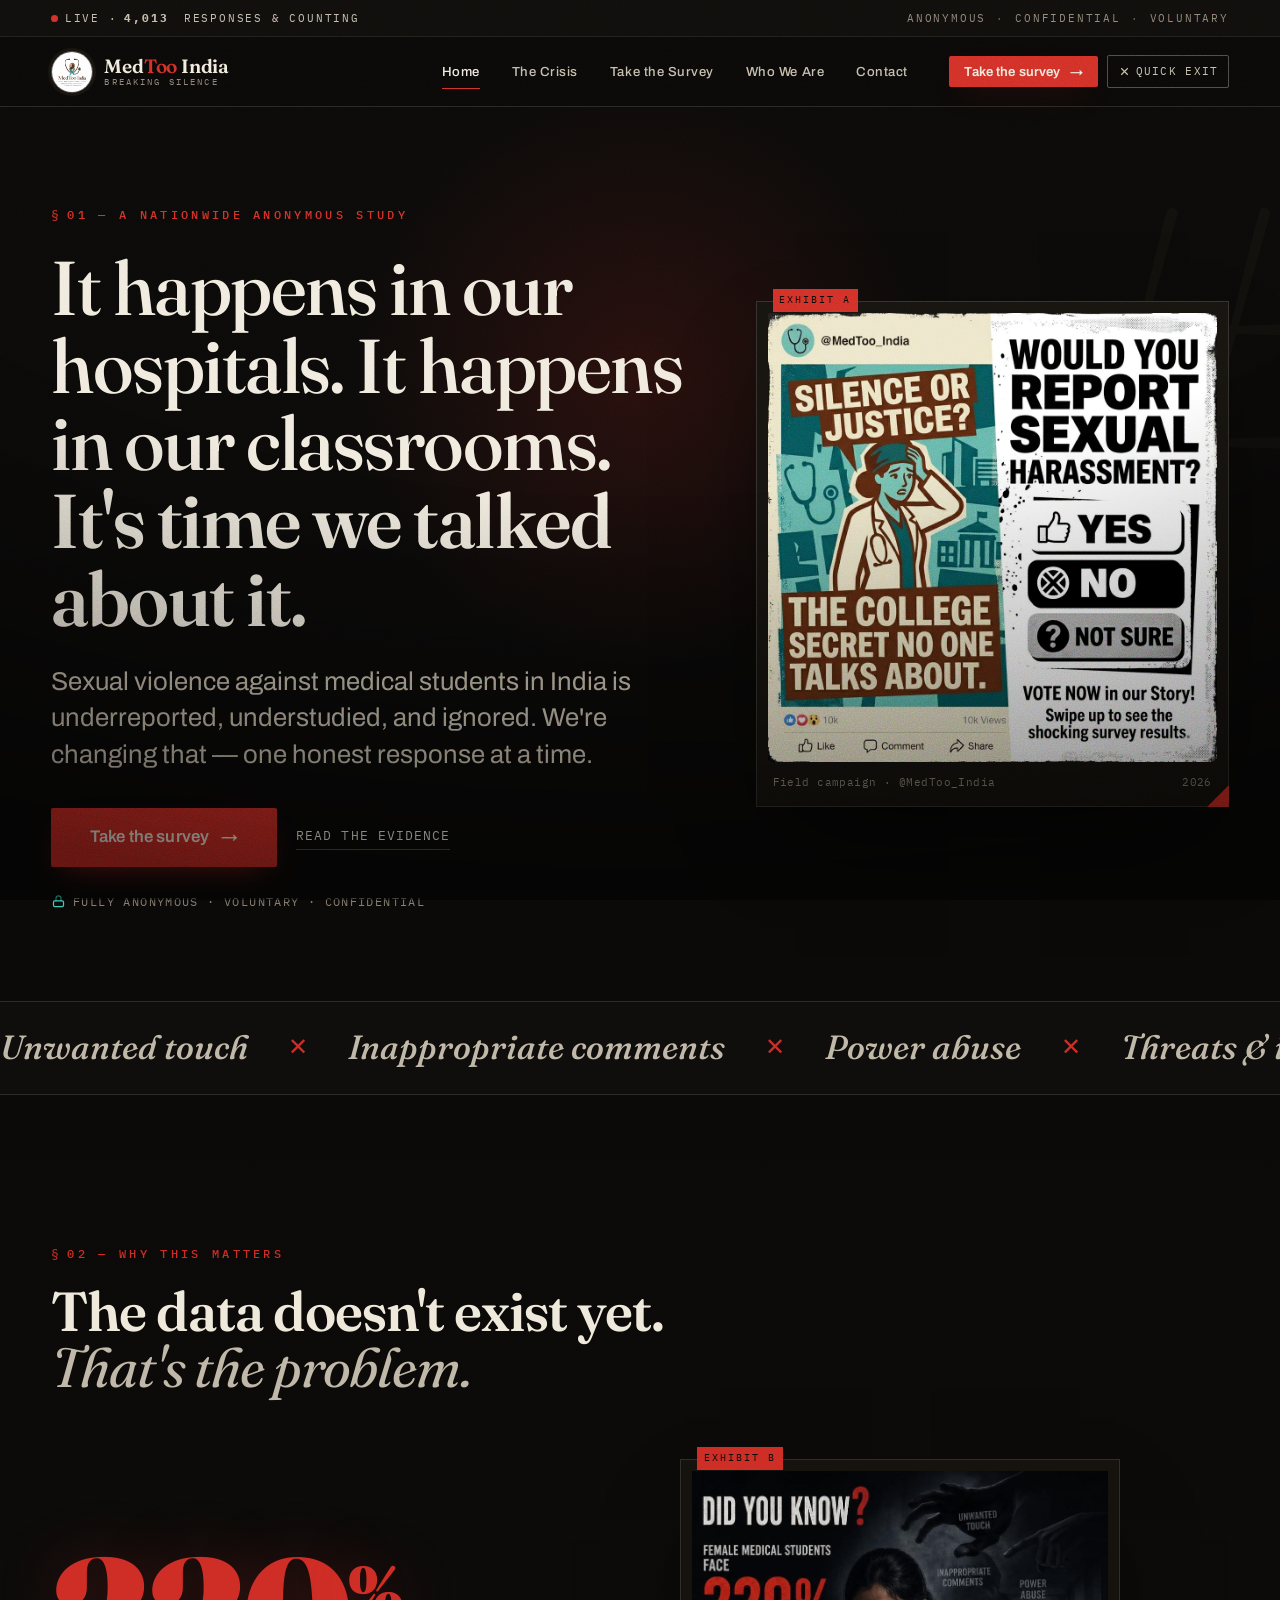
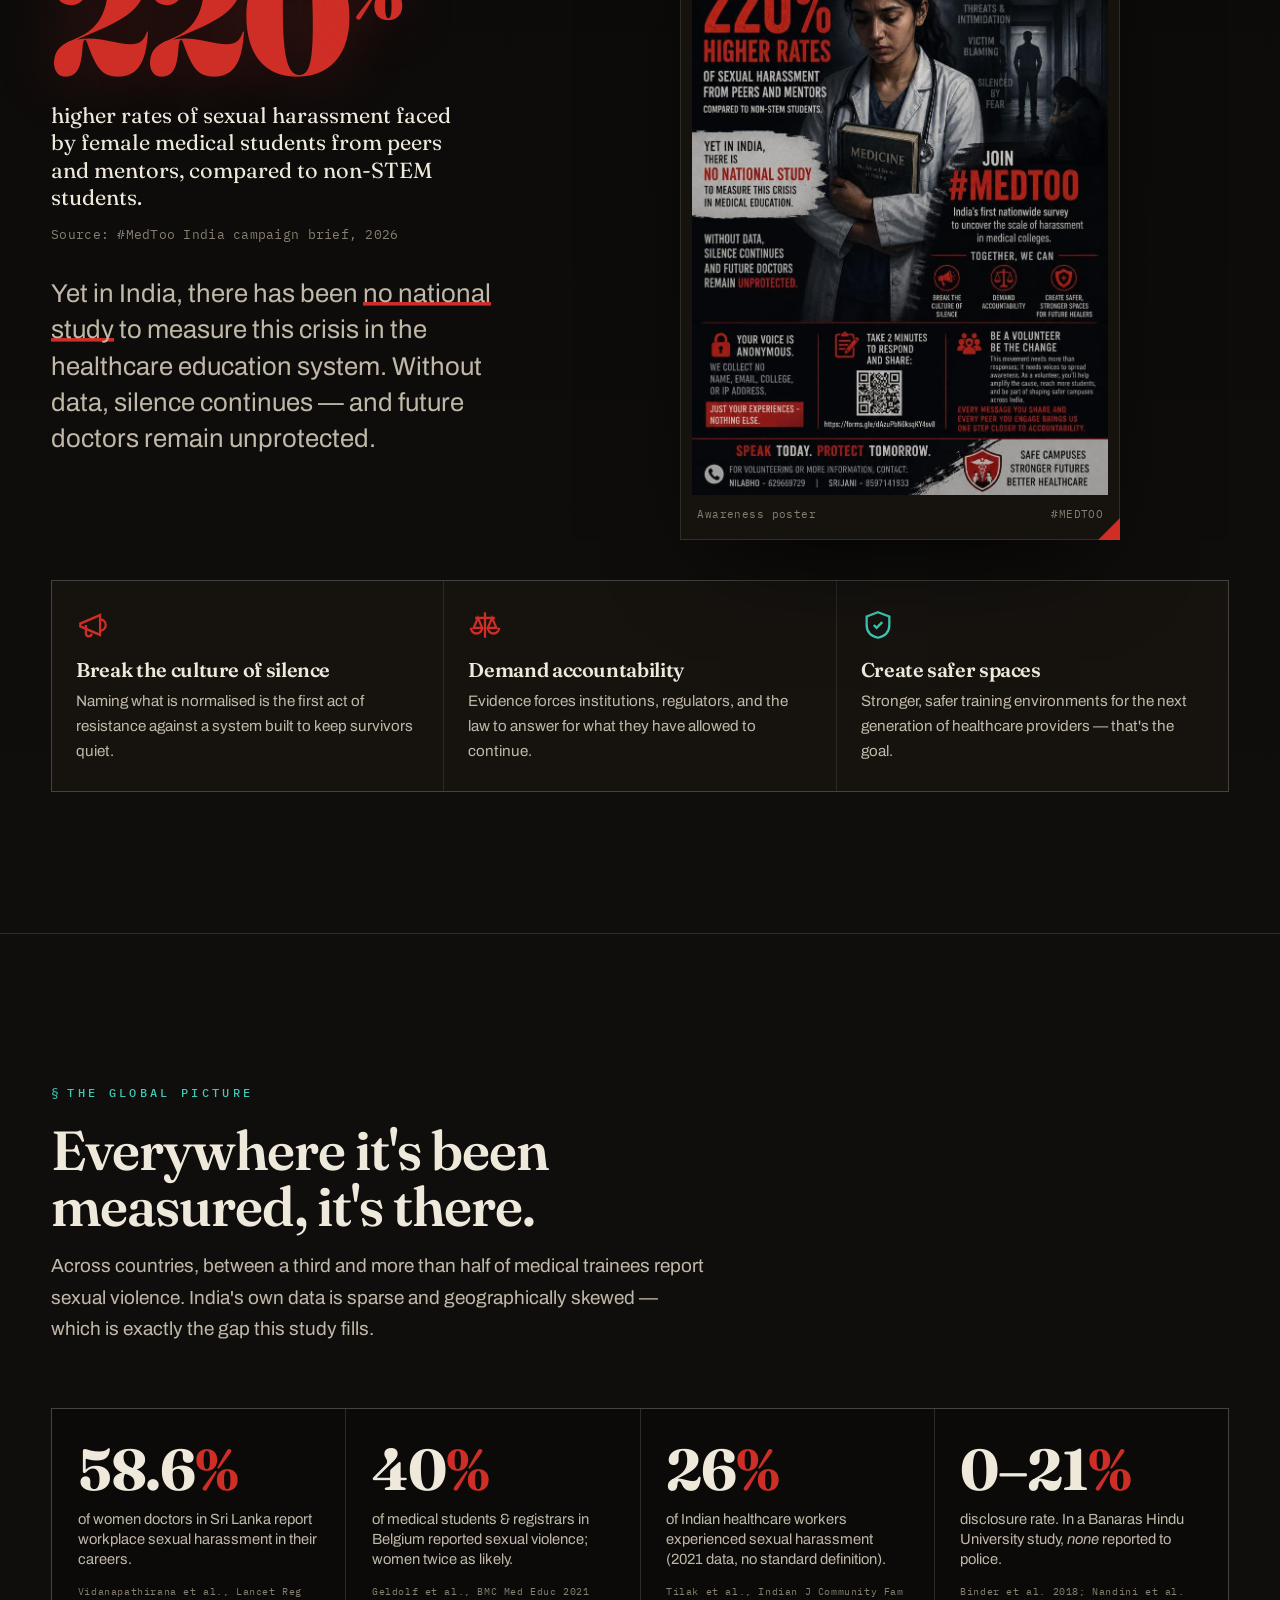
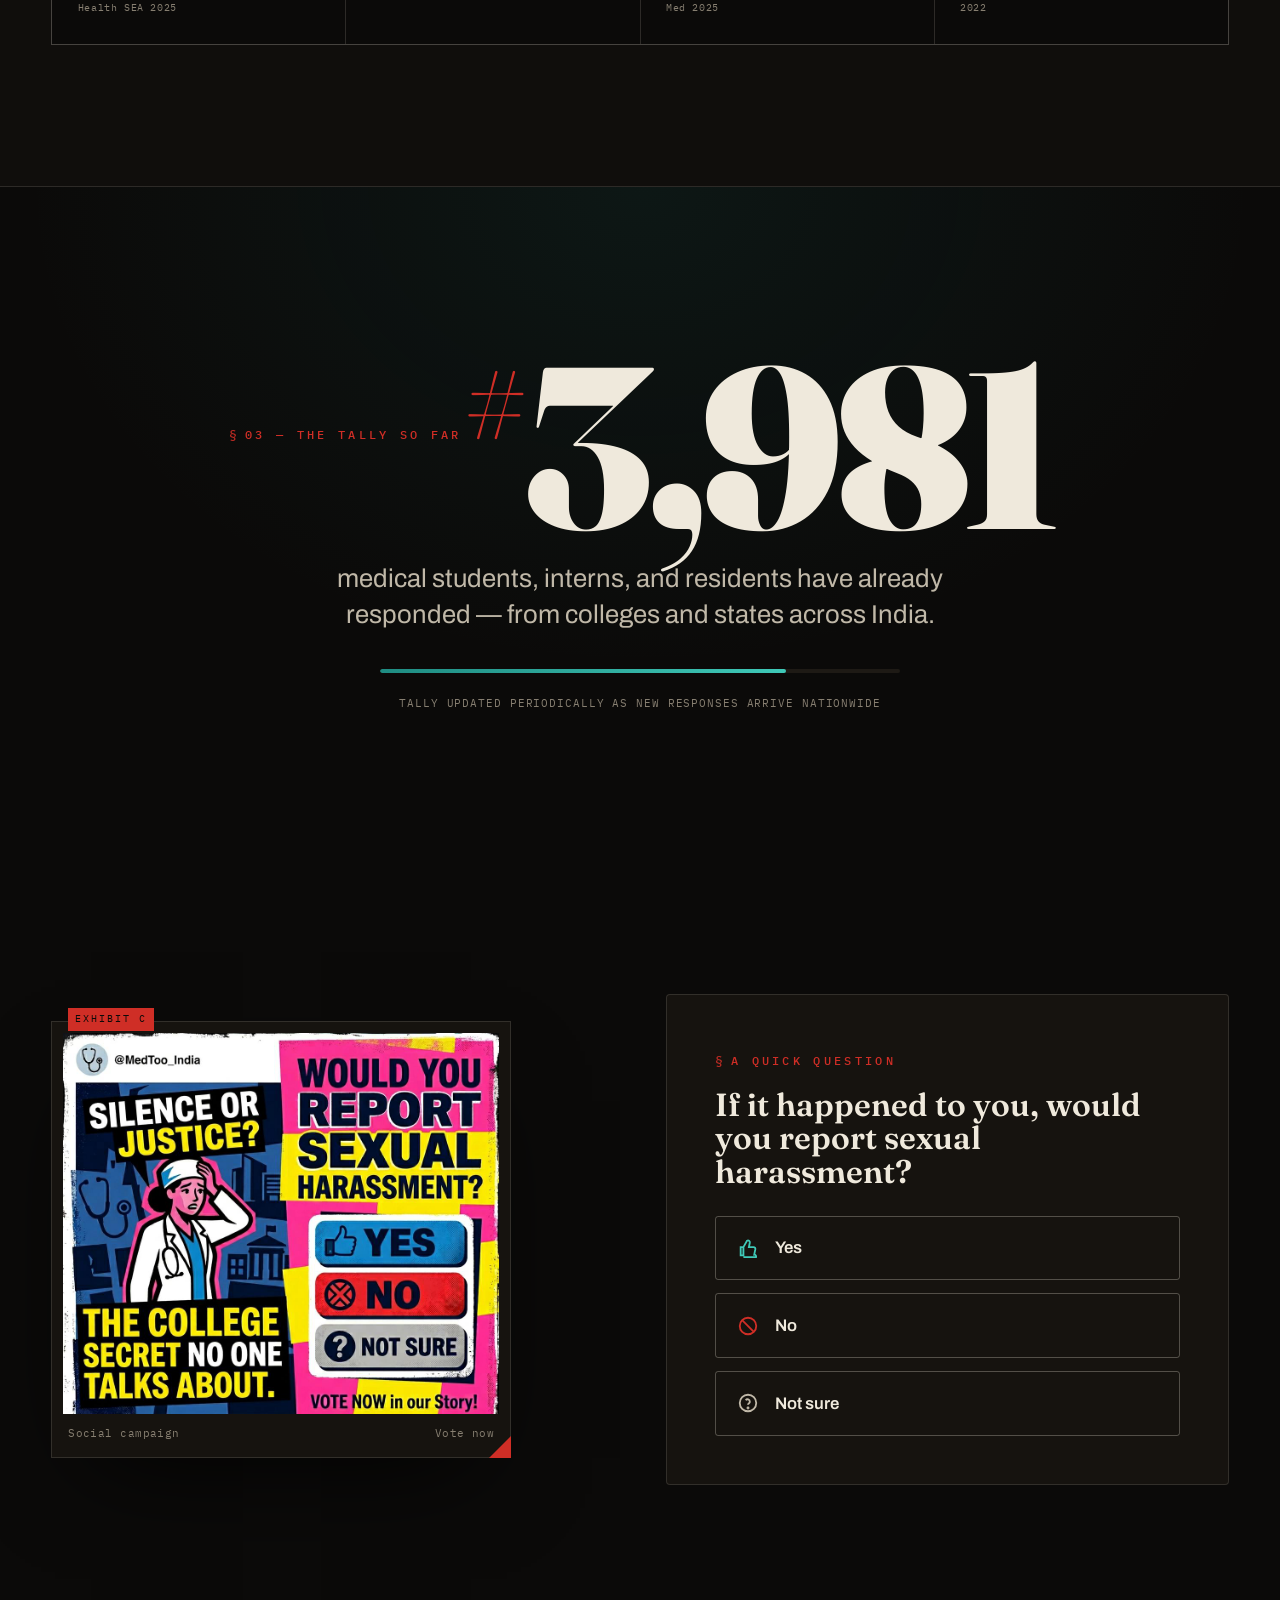
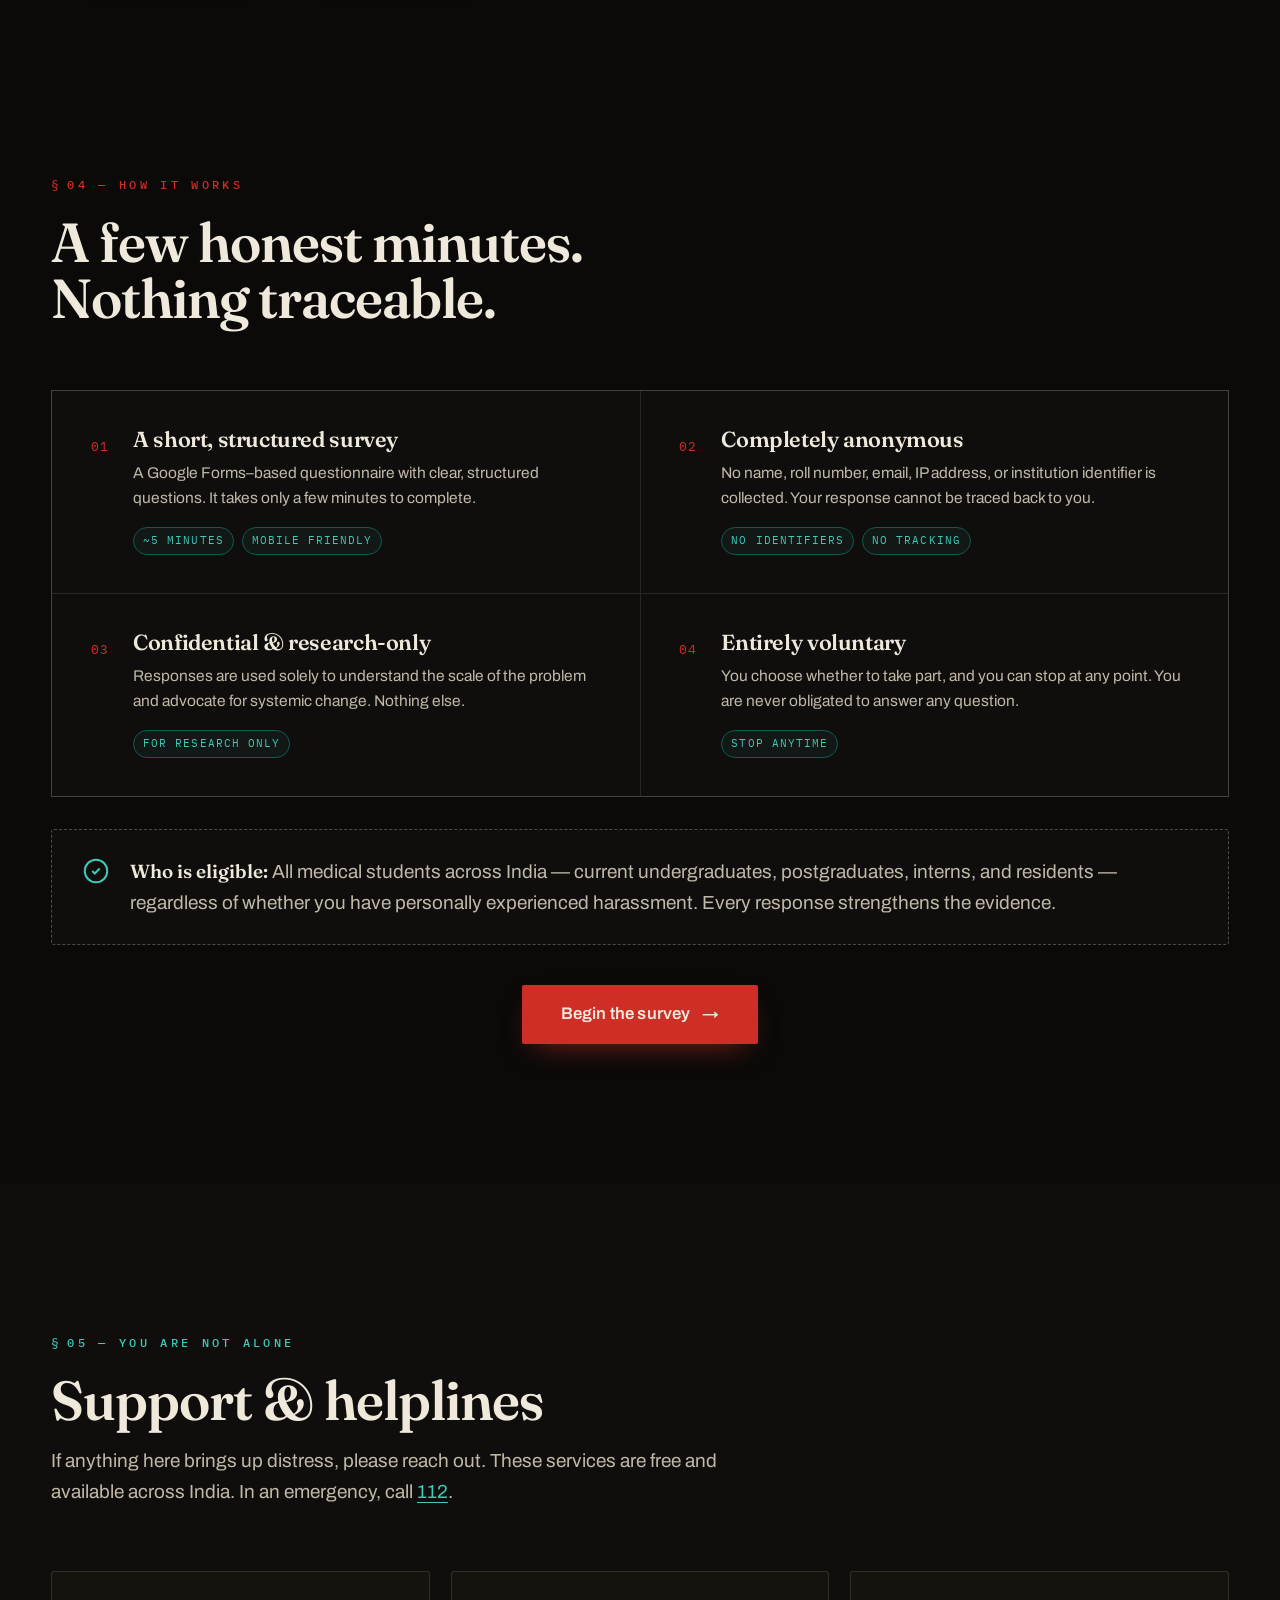
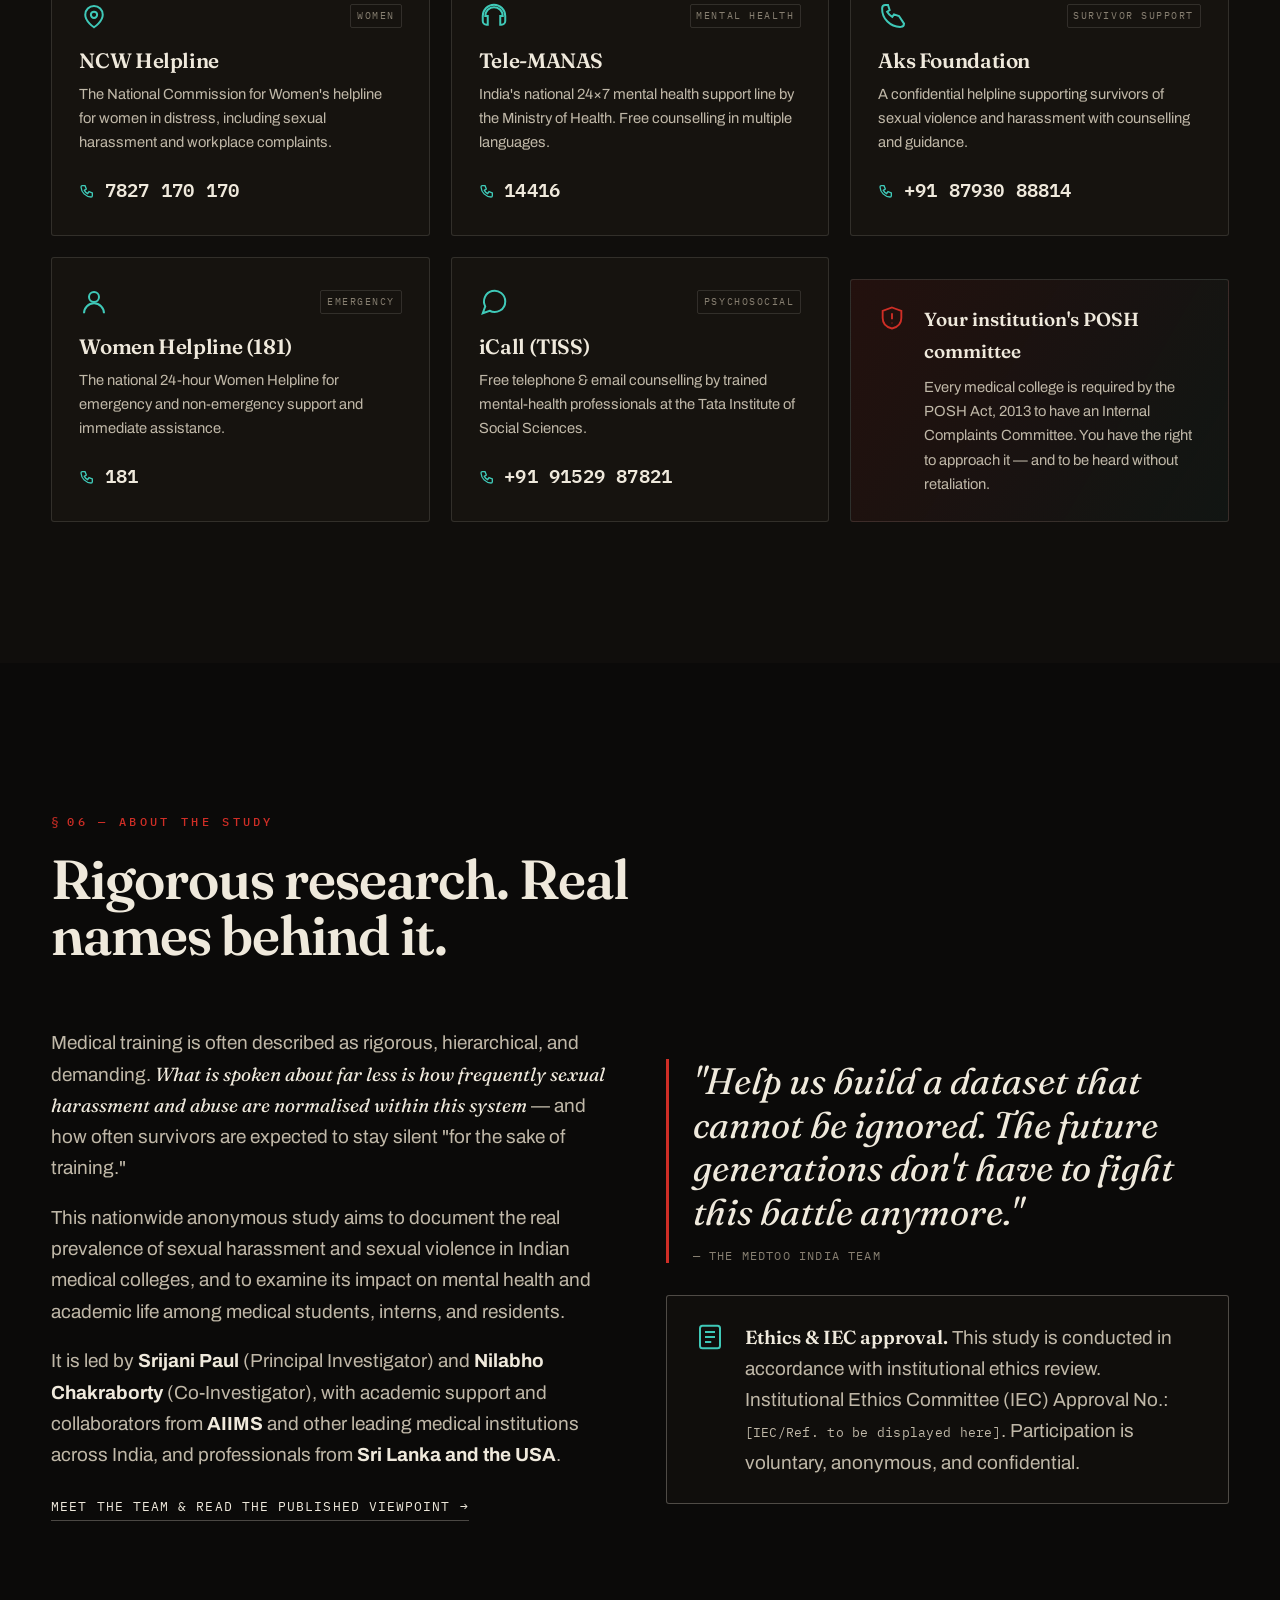
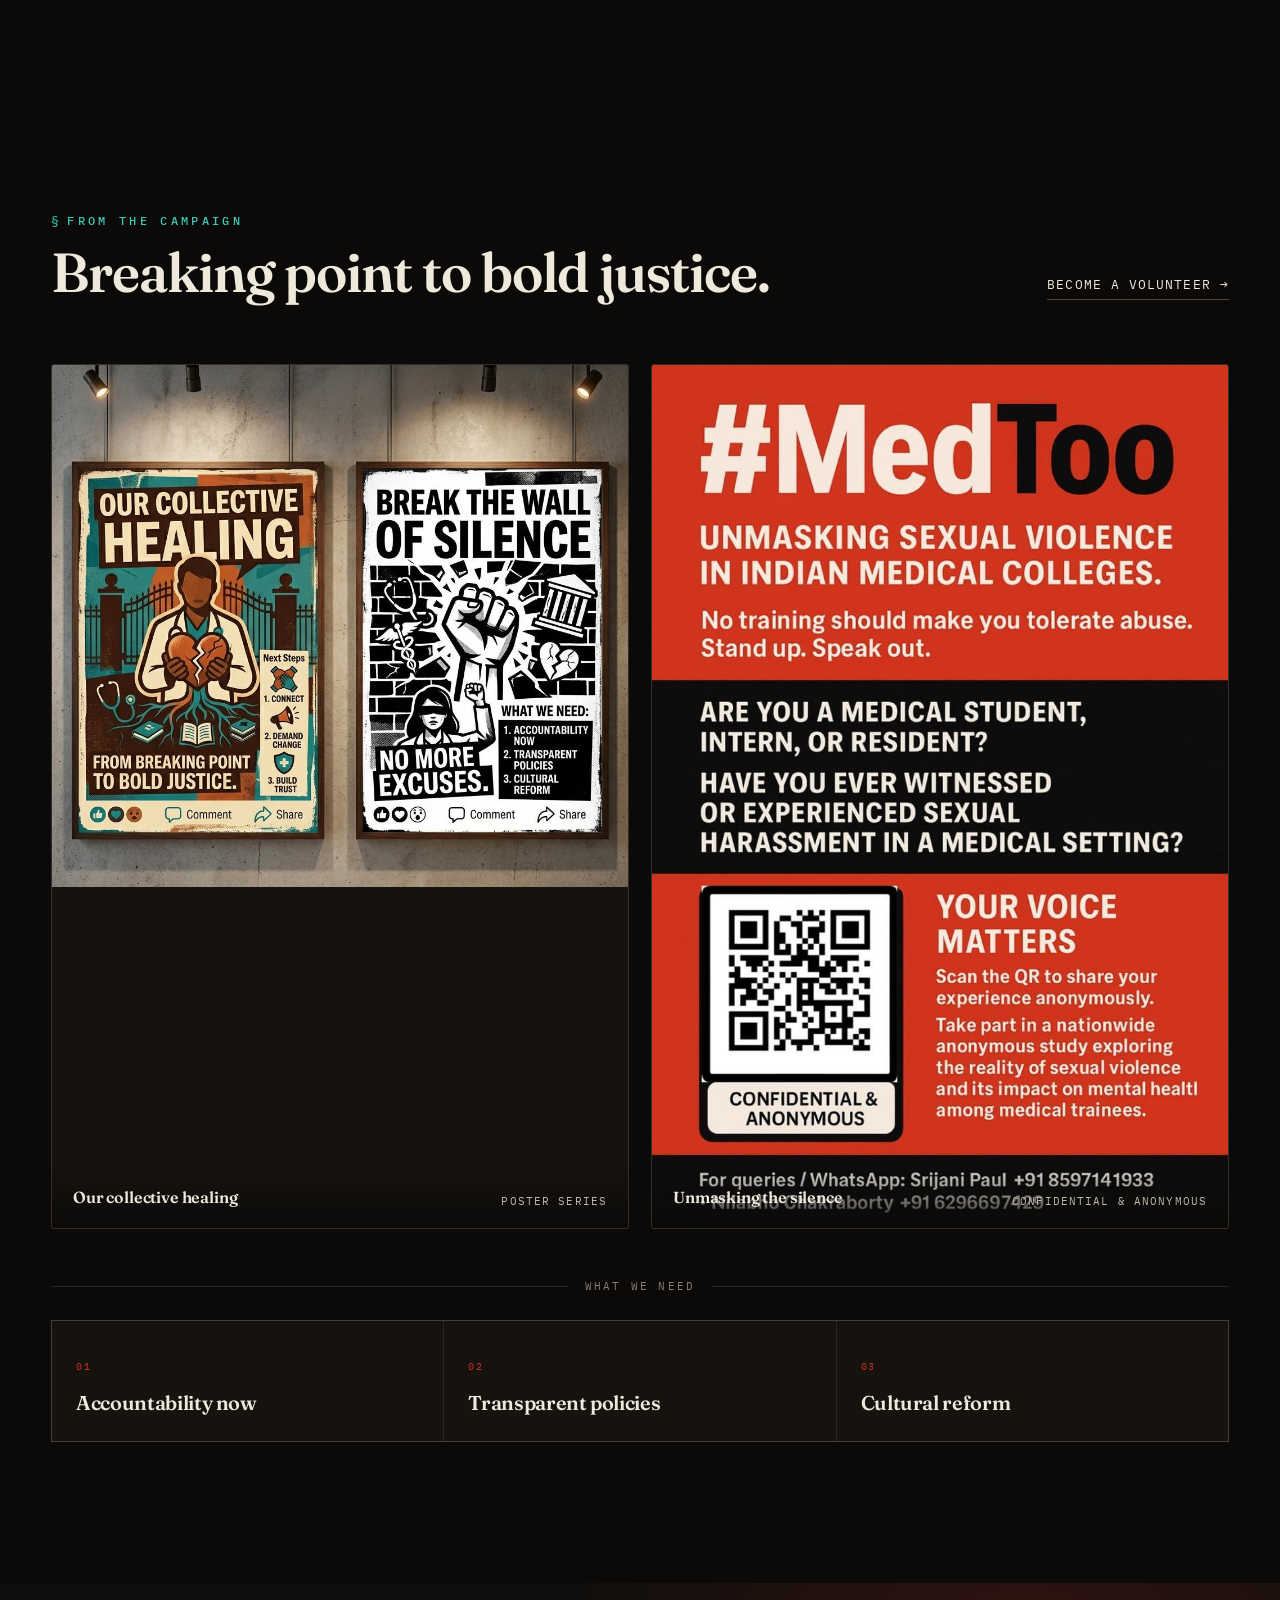
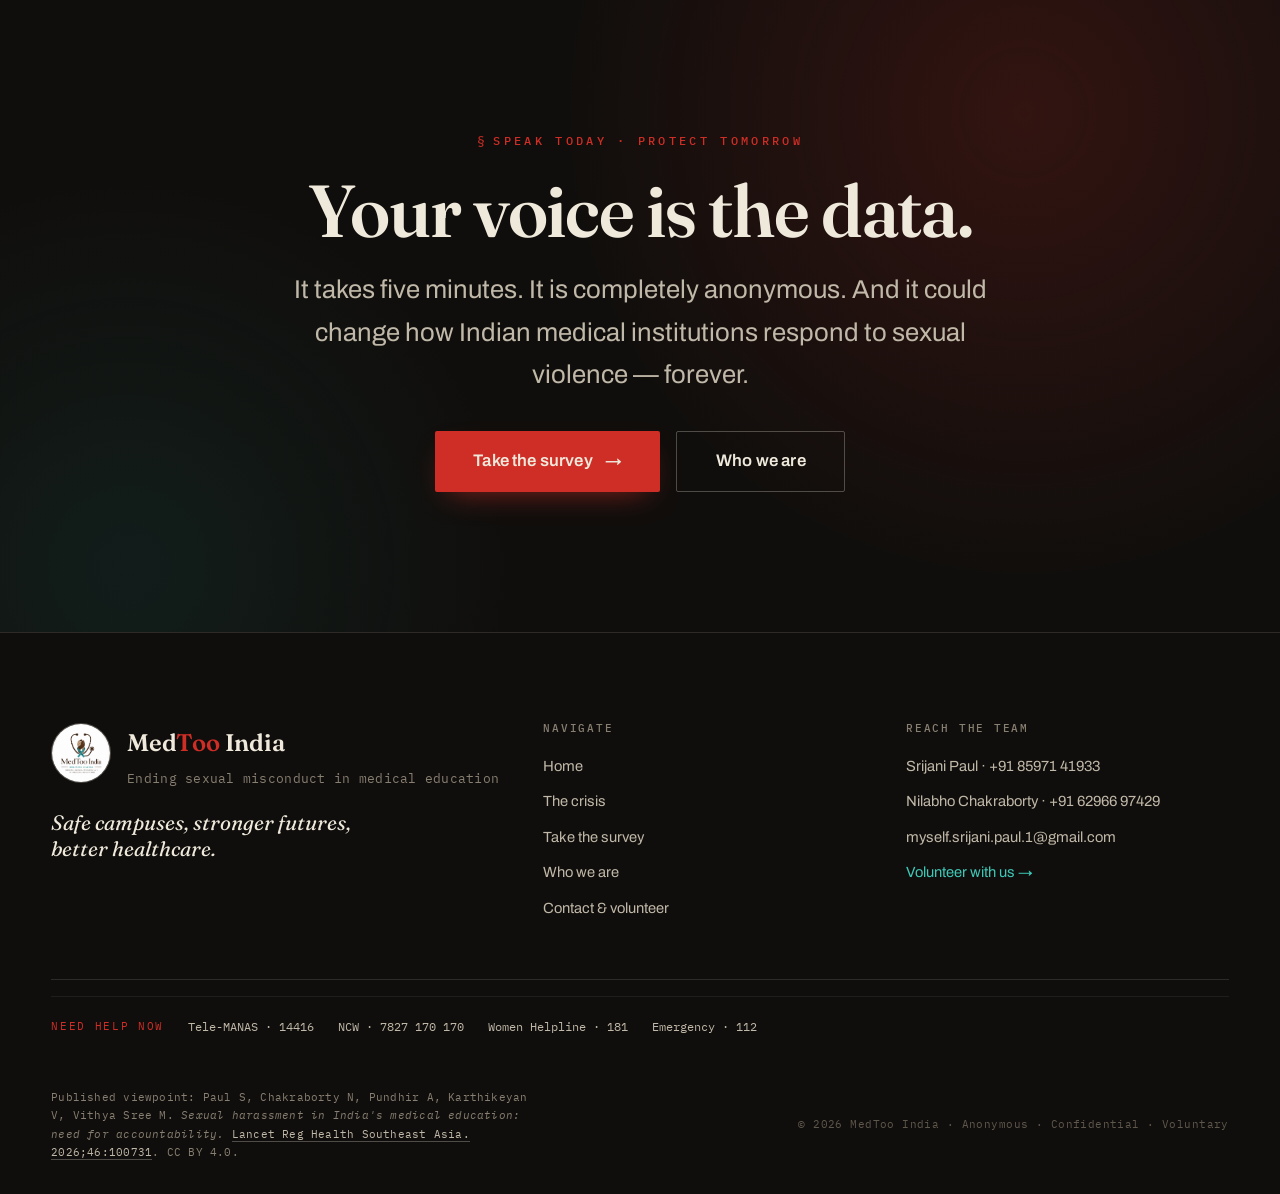
<file: index.html>
<!DOCTYPE html>
<html lang="en">
<head>
<meta charset="UTF-8" />
<meta name="viewport" content="width=device-width, initial-scale=1.0" />
<title>MedToo India — Breaking the Silence on Sexual Violence in Medical Education</title>
<meta name="description" content="MedToo India is an independent, nationwide anonymous study documenting sexual violence, harassment, and misconduct in Indian medical education. Your voice is the data that makes it impossible to ignore." />
<meta name="theme-color" content="#0b0a09" />
<meta property="og:title" content="MedToo India — Breaking the Silence" />
<meta property="og:description" content="India's first nationwide anonymous study on sexual violence in medical colleges. Anonymous. Confidential. Voluntary." />
<meta property="og:image" content="images/logo.jpeg" />
<meta property="og:type" content="website" />
<link rel="icon" href="images/logo.jpeg" />
<link rel="preconnect" href="https://fonts.googleapis.com" />
<link rel="preconnect" href="https://fonts.gstatic.com" crossorigin />
<link href="https://fonts.googleapis.com/css2?family=Fraunces:ital,opsz,wght@0,9..144,300..900;1,9..144,400..600&family=Archivo:wght@400;500;600;700&family=IBM+Plex+Mono:wght@400;500;600&display=swap" rel="stylesheet" />
<script>document.documentElement.classList.add("js");</script>
<link rel="stylesheet" href="assets/css/styles.css" />
</head>
<body>
<a class="skip-link" href="#main">Skip to content</a>

<!-- ============ TOP BAR ============ -->
<div class="topbar">
  <div class="wrap wrap--wide">
    <div class="topbar__row">
      <span class="topbar__live"><i class="live-dot" aria-hidden="true"></i> Live · <strong data-live-count="4013">3,142</strong>&nbsp;responses &amp; counting</span>
      <span class="topbar__trust">
        <span>Anonymous</span><span>Confidential</span><span>Voluntary</span>
      </span>
    </div>
  </div>
</div>

<!-- ============ HEADER ============ -->
<header class="site-header">
  <div class="wrap wrap--wide">
    <nav class="nav" aria-label="Primary">
      <a class="brand" href="/" aria-label="MedToo India — home">
        <img class="brand__logo" src="images/logo.jpeg" alt="MedToo India logo" />
        <span class="brand__txt">
          <span class="brand__name">Med<b>Too</b> India</span>
          <span class="brand__sub">Breaking Silence</span>
        </span>
      </a>

      <div class="nav__links">
        <a class="nav__link" href="/" aria-current="page">Home</a>
        <a class="nav__link" href="/#why">The Crisis</a>
        <a class="nav__link" href="/survey">Take the Survey</a>
        <a class="nav__link" href="/about">Who We Are</a>
        <a class="nav__link" href="/contact">Contact</a>
      </div>

      <div class="nav__actions">
        <a class="btn btn--sm nav__cta" href="/survey">Take the survey <span class="arrow">→</span></a>
        <button class="exit-btn" data-quick-exit title="Leave this site instantly (or press ESC twice)">
          <svg viewBox="0 0 24 24" fill="none" stroke="currentColor" stroke-width="2" aria-hidden="true"><path d="M18 6 6 18M6 6l12 12"/></svg>
          Quick exit
        </button>
        <button class="burger" data-nav-toggle aria-label="Open menu" aria-expanded="false" aria-controls="mobile-menu">
          <span></span><span></span><span></span>
        </button>
      </div>
    </nav>
  </div>
</header>

<!-- ============ MOBILE MENU ============ -->
<div class="mobile-menu" id="mobile-menu">
  <a class="mobile-menu__link" href="/"><span class="n">01</span> Home</a>
  <a class="mobile-menu__link" href="/#why"><span class="n">02</span> The Crisis</a>
  <a class="mobile-menu__link" href="/survey"><span class="n">03</span> Take the Survey</a>
  <a class="mobile-menu__link" href="/about"><span class="n">04</span> Who We Are</a>
  <a class="mobile-menu__link" href="/contact"><span class="n">05</span> Contact</a>
  <div class="mobile-menu__foot">
    <a class="btn btn--block" href="/survey">Take the survey <span class="arrow">→</span></a>
  </div>
</div>

<main id="main">

  <!-- ============ HERO ============ -->
  <section class="hero">
    <div class="spotlight" data-spotlight aria-hidden="true"></div>
    <span class="hero__bg-word" aria-hidden="true">#</span>
    <div class="wrap wrap--wide">
      <div class="hero__grid">
        <div class="hero__copy reveal in">
          <span class="kicker">01 — A Nationwide Anonymous Study</span>
          <h1 class="hero__headline">
            It happens in our hospitals. It happens in our classrooms.
            <span class="b">It's time we <span class="redact">talked</span> about it.</span>
          </h1>
          <p class="hero__lead">
            Sexual violence against medical students in India is underreported,
            understudied, and ignored. We're changing that — one honest response at a time.
          </p>
          <div class="hero__cta-row">
            <a class="btn btn--lg" href="/survey">Take the survey <span class="arrow">→</span></a>
            <a class="tlink" href="#why">Read the evidence</a>
          </div>
          <p class="hero__trust" style="margin-top:1.6rem">
            <svg class="lock" viewBox="0 0 24 24" fill="none" stroke="currentColor" stroke-width="2" width="15" height="15" aria-hidden="true"><rect x="4" y="11" width="16" height="9" rx="2"/><path d="M8 11V7a4 4 0 0 1 8 0v4"/></svg>
            Fully anonymous · Voluntary · Confidential
          </p>
        </div>

        <figure class="exhibit exhibit--tilt exhibit--corner reveal" data-delay="2" data-tag="Exhibit A">
          <img src="images/img3.jpeg" alt="MedToo India campaign poster: 'Silence or Justice? The college secret no one talks about.' Would you report sexual harassment?" loading="eager" />
          <figcaption class="exhibit__cap"><span>Field campaign · @MedToo_India</span><span>2026</span></figcaption>
        </figure>
      </div>
    </div>
  </section>

  <!-- ============ MARQUEE ============ -->
  <div class="marquee" aria-hidden="true">
    <div class="marquee__track">
      <span class="marquee__item">Unwanted touch</span>
      <span class="marquee__item">Inappropriate comments</span>
      <span class="marquee__item">Power abuse</span>
      <span class="marquee__item">Threats &amp; intimidation</span>
      <span class="marquee__item">Victim blaming</span>
      <span class="marquee__item">Silenced by fear</span>
      <span class="marquee__item">Unwanted touch</span>
      <span class="marquee__item">Inappropriate comments</span>
      <span class="marquee__item">Power abuse</span>
      <span class="marquee__item">Threats &amp; intimidation</span>
      <span class="marquee__item">Victim blaming</span>
      <span class="marquee__item">Silenced by fear</span>
    </div>
  </div>
  <p class="sr-only">The campaign documents unwanted touch, inappropriate comments, power abuse, threats and intimidation, victim blaming, and silencing by fear.</p>

  <!-- ============ WHY THIS MATTERS ============ -->
  <section class="section why" id="why">
    <div class="wrap wrap--wide">
      <div class="sec-head reveal">
        <span class="kicker">02 — Why this matters</span>
        <h2 class="sec-head__title">The data doesn't exist yet. <span class="serif-it muted">That's the problem.</span></h2>
      </div>

      <div class="why__grid">
        <div class="why__stat reveal-x">
          <div class="bigstat">
            <span class="bigstat__num"><span data-counter="220" data-dur="2000">220</span><span class="pct">%</span></span>
            <p class="bigstat__cap">higher rates of sexual harassment faced by female medical students from peers and mentors, compared to non-STEM students.</p>
            <p class="bigstat__src meta">Source: #MedToo India campaign brief, 2026</p>
          </div>
          <p class="lead" style="margin-top:2.2rem; color:var(--bone-dim); max-width:42ch;">
            Yet in India, there has been <span class="mark">no national study</span> to measure this crisis in the healthcare education system.
            Without data, silence continues — and future doctors remain unprotected.
          </p>
        </div>

        <div class="why__art">
          <figure class="exhibit exhibit--corner clip-rise" data-tag="Exhibit B" style="max-width:440px; margin-inline:auto;">
            <img src="images/img1.jpeg" alt="Infographic: Did you know? Female medical students face 220% higher rates of sexual harassment from peers and mentors. In India there is no national study to measure this crisis." loading="lazy" />
            <figcaption class="exhibit__cap"><span>Awareness poster</span><span>#MEDTOO</span></figcaption>
          </figure>
        </div>
      </div>

      <!-- three pillars -->
      <div class="pillars reveal" data-delay="1">
        <div class="pillar">
          <svg class="pillar__ic" viewBox="0 0 24 24" fill="none" stroke="currentColor" stroke-width="1.6" aria-hidden="true"><path d="M3 11l14-6v14L3 13zM3 11v2M7 12v6a2 2 0 0 0 4 0"/><path d="M17 8a4 4 0 0 1 0 8"/></svg>
          <h3 class="pillar__t">Break the culture of silence</h3>
          <p class="pillar__d">Naming what is normalised is the first act of resistance against a system built to keep survivors quiet.</p>
        </div>
        <div class="pillar">
          <svg class="pillar__ic" viewBox="0 0 24 24" fill="none" stroke="currentColor" stroke-width="1.6" aria-hidden="true"><path d="M12 3v18M5 7h14M7 7l-3 7h6zM17 7l3 7h-6z"/><path d="M2 14a4 4 0 0 0 8 0M14 14a4 4 0 0 0 8 0"/></svg>
          <h3 class="pillar__t">Demand accountability</h3>
          <p class="pillar__d">Evidence forces institutions, regulators, and the law to answer for what they have allowed to continue.</p>
        </div>
        <div class="pillar">
          <svg class="pillar__ic" viewBox="0 0 24 24" fill="none" stroke="currentColor" stroke-width="1.6" aria-hidden="true"><path d="M12 3l8 3v6c0 5-3.5 8-8 9-4.5-1-8-4-8-9V6z"/><path d="M9 12l2 2 4-4"/></svg>
          <h3 class="pillar__t">Create safer spaces</h3>
          <p class="pillar__d">Stronger, safer training environments for the next generation of healthcare providers — that's the goal.</p>
        </div>
      </div>
    </div>
  </section>

  <!-- ============ EVIDENCE STRIP ============ -->
  <section class="section evidence">
    <div class="wrap wrap--wide">
      <div class="sec-head reveal">
        <span class="kicker kicker--teal">The global picture</span>
        <h2 class="sec-head__title">Everywhere it's been measured, it's there.</h2>
        <p class="muted" style="margin-top:1rem; max-width:60ch;">Across countries, between a third and more than half of medical trainees report sexual violence. India's own data is sparse and geographically skewed — which is exactly the gap this study fills.</p>
      </div>
      <div class="evidence__grid reveal" data-delay="1">
        <div class="estat">
          <div class="estat__num"><span data-counter="58.6" data-decimals="1">58.6</span><span class="u">%</span></div>
          <p class="estat__lbl">of women doctors in Sri Lanka report workplace sexual harassment in their careers.</p>
          <span class="estat__src">Vidanapathirana et al., Lancet Reg Health SEA 2025</span>
        </div>
        <div class="estat">
          <div class="estat__num"><span data-counter="40">40</span><span class="u">%</span></div>
          <p class="estat__lbl">of medical students &amp; registrars in Belgium reported sexual violence; women twice as likely.</p>
          <span class="estat__src">Geldolf et al., BMC Med Educ 2021</span>
        </div>
        <div class="estat">
          <div class="estat__num"><span data-counter="26">26</span><span class="u">%</span></div>
          <p class="estat__lbl">of Indian healthcare workers experienced sexual harassment (2021 data, no standard definition).</p>
          <span class="estat__src">Tilak et al., Indian J Community Fam Med 2025</span>
        </div>
        <div class="estat">
          <div class="estat__num"><span data-counter="0">0</span>–<span data-counter="21">21</span><span class="u">%</span></div>
          <p class="estat__lbl">disclosure rate. In a Banaras Hindu University study, <em>none</em> reported to police.</p>
          <span class="estat__src">Binder et al. 2018; Nandini et al. 2022</span>
        </div>
      </div>
    </div>
  </section>

  <!-- ============ COUNTER ============ -->
  <section class="section counter">
    <div class="wrap">
      <span class="kicker counter__label">03 — The tally so far</span>
      <div class="counter__num"><span class="hash">#</span><span data-counter="4013" data-dur="2400">3,142</span></div>
      <p class="counter__sub">medical students, interns, and residents have already responded — from colleges and states across India.</p>
      <div class="counter__bar"><i style="width:0" data-bar></i></div>
      <p class="counter__note">Tally updated periodically as new responses arrive nationwide</p>
    </div>
  </section>

  <!-- ============ POLL ============ -->
  <section class="section" id="poll">
    <div class="wrap wrap--wide">
      <div class="story__grid" style="align-items:center;">
        <figure class="exhibit exhibit--corner clip-rise" data-tag="Exhibit C" style="max-width:460px;">
          <img src="images/img4.jpeg" alt="Bold campaign graphic: Would you report sexual harassment? Yes / No / Not sure." loading="lazy" />
          <figcaption class="exhibit__cap"><span>Social campaign</span><span>Vote now</span></figcaption>
        </figure>

        <div class="poll reveal" data-poll>
          <span class="kicker" style="margin-bottom:1rem;">A quick question</span>
          <p class="poll__q">If it happened to you, would you report sexual harassment?</p>
          <div class="poll__opts" role="group" aria-label="Would you report sexual harassment?">
            <button class="poll__opt" data-vote="yes">
              <span class="fill"></span>
              <svg class="ic" viewBox="0 0 24 24" fill="none" stroke="currentColor" stroke-width="2" aria-hidden="true"><path d="M7 11v9H4v-9zM7 11l4-7a2 2 0 0 1 3 2l-1 5h5a2 2 0 0 1 2 2.3l-1.2 6A2 2 0 0 1 20.8 22H7"/></svg>
              Yes <span class="pct"></span>
            </button>
            <button class="poll__opt" data-vote="no">
              <span class="fill"></span>
              <svg class="ic" viewBox="0 0 24 24" fill="none" stroke="currentColor" stroke-width="2" aria-hidden="true"><circle cx="12" cy="12" r="9"/><path d="M5.6 5.6l12.8 12.8"/></svg>
              No <span class="pct"></span>
            </button>
            <button class="poll__opt" data-vote="unsure">
              <span class="fill"></span>
              <svg class="ic" viewBox="0 0 24 24" fill="none" stroke="currentColor" stroke-width="2" aria-hidden="true"><circle cx="12" cy="12" r="9"/><path d="M9.5 9a2.5 2.5 0 0 1 4.5 1.5c0 1.7-2 2-2 3.5"/><circle cx="12" cy="17.5" r="0.6" fill="currentColor"/></svg>
              Not sure <span class="pct"></span>
            </button>
          </div>
          <div class="poll__after">
            <p class="big">In real life, only <span class="alarm">0–21%</span> of affected medical trainees ever disclose. Reporting isn't a personal failing — <span class="heal">the system makes it unsafe.</span></p>
            <p class="muted" style="margin-top:0.9rem; font-size:0.92rem;">That silence is exactly what this research exists to break.</p>
            <a class="tlink" href="/survey" style="margin-top:1.3rem;">Add your voice to the data →</a>
          </div>
        </div>
      </div>
    </div>
  </section>

  <!-- ============ HOW IT WORKS ============ -->
  <section class="section" id="how">
    <div class="wrap wrap--wide">
      <div class="sec-head reveal">
        <span class="kicker">04 — How it works</span>
        <h2 class="sec-head__title">A few honest minutes. Nothing traceable.</h2>
      </div>

      <div class="steps reveal" data-delay="1">
        <div class="step">
          <span class="step__n">01</span>
          <div>
            <h3 class="step__t">A short, structured survey</h3>
            <p class="step__d">A Google Forms–based questionnaire with clear, structured questions. It takes only a few minutes to complete.</p>
            <div class="step__chips"><span class="chip">~5 minutes</span><span class="chip">Mobile friendly</span></div>
          </div>
        </div>
        <div class="step">
          <span class="step__n">02</span>
          <div>
            <h3 class="step__t">Completely anonymous</h3>
            <p class="step__d">No name, roll number, email, IP address, or institution identifier is collected. Your response cannot be traced back to you.</p>
            <div class="step__chips"><span class="chip">No identifiers</span><span class="chip">No tracking</span></div>
          </div>
        </div>
        <div class="step">
          <span class="step__n">03</span>
          <div>
            <h3 class="step__t">Confidential &amp; research-only</h3>
            <p class="step__d">Responses are used solely to understand the scale of the problem and advocate for systemic change. Nothing else.</p>
            <div class="step__chips"><span class="chip">For research only</span></div>
          </div>
        </div>
        <div class="step">
          <span class="step__n">04</span>
          <div>
            <h3 class="step__t">Entirely voluntary</h3>
            <p class="step__d">You choose whether to take part, and you can stop at any point. You are never obligated to answer any question.</p>
            <div class="step__chips"><span class="chip">Stop anytime</span></div>
          </div>
        </div>
      </div>

      <div class="eligible reveal" data-delay="1">
        <svg class="eligible__ic" viewBox="0 0 24 24" fill="none" stroke="currentColor" stroke-width="1.6" aria-hidden="true"><path d="M9 12l2 2 4-4"/><circle cx="12" cy="12" r="9"/></svg>
        <p style="margin:0;">
          <b>Who is eligible:</b> <span class="muted">All medical students across India — current undergraduates, postgraduates, interns, and residents — regardless of whether you have personally experienced harassment. Every response strengthens the evidence.</span>
        </p>
      </div>

      <div class="center" style="margin-top:2.5rem;">
        <a class="btn btn--lg" href="/survey">Begin the survey <span class="arrow">→</span></a>
      </div>
    </div>
  </section>

  <!-- ============ RESOURCES ============ -->
  <section class="section resources" id="resources">
    <div class="wrap wrap--wide">
      <div class="sec-head reveal">
        <span class="kicker kicker--teal">05 — You are not alone</span>
        <h2 class="sec-head__title">Support &amp; helplines</h2>
        <p class="muted" style="margin-top:1rem; max-width:62ch;">If anything here brings up distress, please reach out. These services are free and available across India. In an emergency, call <a href="tel:112" style="color:var(--teal-bright); border-bottom:1px solid currentColor;">112</a>.</p>
      </div>

      <div class="res-grid reveal" data-delay="1">
        <a class="rcard" href="tel:7827170170">
          <div class="rcard__top">
            <svg class="rcard__ic" viewBox="0 0 24 24" fill="none" stroke="currentColor" stroke-width="1.6" aria-hidden="true"><path d="M12 21s-7-4.5-7-10a7 7 0 0 1 14 0c0 5.5-7 10-7 10z"/><circle cx="12" cy="11" r="2.5"/></svg>
            <span class="rcard__tag">Women</span>
          </div>
          <h3 class="rcard__name">NCW Helpline</h3>
          <p class="rcard__desc">The National Commission for Women's helpline for women in distress, including sexual harassment and workplace complaints.</p>
          <span class="rcard__num"><svg viewBox="0 0 24 24" fill="none" stroke="currentColor" stroke-width="2" aria-hidden="true"><path d="M5 4h4l2 5-3 2a12 12 0 0 0 5 5l2-3 5 2v4a2 2 0 0 1-2 2A16 16 0 0 1 3 6a2 2 0 0 1 2-2z"/></svg>7827 170 170</span>
        </a>

        <a class="rcard" href="tel:14416">
          <div class="rcard__top">
            <svg class="rcard__ic" viewBox="0 0 24 24" fill="none" stroke="currentColor" stroke-width="1.6" aria-hidden="true"><path d="M12 3a9 9 0 0 0-9 9v4a3 3 0 0 0 3 3h1v-7H5v-0a7 7 0 0 1 14 0v0h-2v7h1a3 3 0 0 0 3-3v-4a9 9 0 0 0-9-9z"/></svg>
            <span class="rcard__tag">Mental health</span>
          </div>
          <h3 class="rcard__name">Tele-MANAS</h3>
          <p class="rcard__desc">India's national 24×7 mental health support line by the Ministry of Health. Free counselling in multiple languages.</p>
          <span class="rcard__num"><svg viewBox="0 0 24 24" fill="none" stroke="currentColor" stroke-width="2" aria-hidden="true"><path d="M5 4h4l2 5-3 2a12 12 0 0 0 5 5l2-3 5 2v4a2 2 0 0 1-2 2A16 16 0 0 1 3 6a2 2 0 0 1 2-2z"/></svg>14416</span>
        </a>

        <a class="rcard" href="tel:+918793088814">
          <div class="rcard__top">
            <svg class="rcard__ic" viewBox="0 0 24 24" fill="none" stroke="currentColor" stroke-width="1.6" aria-hidden="true"><path d="M20.8 18.1c0 1.4-1.1 2.5-2.5 2.6C9.9 21 3 14.1 3.3 5.7 3.4 4.3 4.5 3.2 5.9 3.2H8l1.3 4-2 1.4a11 11 0 0 0 4.1 4.1l1.4-2 4 1.3z"/></svg>
            <span class="rcard__tag">Survivor support</span>
          </div>
          <h3 class="rcard__name">Aks Foundation</h3>
          <p class="rcard__desc">A confidential helpline supporting survivors of sexual violence and harassment with counselling and guidance.</p>
          <span class="rcard__num"><svg viewBox="0 0 24 24" fill="none" stroke="currentColor" stroke-width="2" aria-hidden="true"><path d="M5 4h4l2 5-3 2a12 12 0 0 0 5 5l2-3 5 2v4a2 2 0 0 1-2 2A16 16 0 0 1 3 6a2 2 0 0 1 2-2z"/></svg>+91 87930 88814</span>
        </a>

        <a class="rcard" href="tel:181">
          <div class="rcard__top">
            <svg class="rcard__ic" viewBox="0 0 24 24" fill="none" stroke="currentColor" stroke-width="1.6" aria-hidden="true"><circle cx="12" cy="8" r="4"/><path d="M4 21a8 8 0 0 1 16 0"/></svg>
            <span class="rcard__tag">Emergency</span>
          </div>
          <h3 class="rcard__name">Women Helpline (181)</h3>
          <p class="rcard__desc">The national 24-hour Women Helpline for emergency and non-emergency support and immediate assistance.</p>
          <span class="rcard__num"><svg viewBox="0 0 24 24" fill="none" stroke="currentColor" stroke-width="2" aria-hidden="true"><path d="M5 4h4l2 5-3 2a12 12 0 0 0 5 5l2-3 5 2v4a2 2 0 0 1-2 2A16 16 0 0 1 3 6a2 2 0 0 1 2-2z"/></svg>181</span>
        </a>

        <a class="rcard" href="tel:+919152987821">
          <div class="rcard__top">
            <svg class="rcard__ic" viewBox="0 0 24 24" fill="none" stroke="currentColor" stroke-width="1.6" aria-hidden="true"><path d="M21 11.5a8.5 8.5 0 0 1-12.5 7.5L3 21l2-5.5A8.5 8.5 0 1 1 21 11.5z"/></svg>
            <span class="rcard__tag">Psychosocial</span>
          </div>
          <h3 class="rcard__name">iCall (TISS)</h3>
          <p class="rcard__desc">Free telephone &amp; email counselling by trained mental-health professionals at the Tata Institute of Social Sciences.</p>
          <span class="rcard__num"><svg viewBox="0 0 24 24" fill="none" stroke="currentColor" stroke-width="2" aria-hidden="true"><path d="M5 4h4l2 5-3 2a12 12 0 0 0 5 5l2-3 5 2v4a2 2 0 0 1-2 2A16 16 0 0 1 3 6a2 2 0 0 1 2-2z"/></svg>+91 91529 87821</span>
        </a>

        <div class="posh-note">
          <svg viewBox="0 0 24 24" fill="none" stroke="currentColor" stroke-width="1.6" aria-hidden="true"><path d="M12 3l8 3v6c0 5-3.5 8-8 9-4.5-1-8-4-8-9V6z"/><path d="M12 8v5M12 16v.5"/></svg>
          <div>
            <b>Your institution's POSH committee</b>
            <p class="muted" style="margin-top:0.5rem; font-size:0.92rem;">Every medical college is required by the POSH Act, 2013 to have an Internal Complaints Committee. You have the right to approach it — and to be heard without retaliation.</p>
          </div>
        </div>
      </div>
    </div>
  </section>

  <!-- ============ ABOUT THE STUDY ============ -->
  <section class="section" id="study">
    <div class="wrap wrap--wide">
      <div class="sec-head reveal">
        <span class="kicker">06 — About the study</span>
        <h2 class="sec-head__title">Rigorous research. Real names behind it.</h2>
      </div>

      <div class="story__grid">
        <div class="prose reveal-x">
          <p>Medical training is often described as rigorous, hierarchical, and demanding. <span class="serif-it">What is spoken about far less is how frequently sexual harassment and abuse are normalised within this system</span> — and how often survivors are expected to stay silent "for the sake of training."</p>
          <p>This nationwide anonymous study aims to document the real prevalence of sexual harassment and sexual violence in Indian medical colleges, and to examine its impact on mental health and academic life among medical students, interns, and residents.</p>
          <p>It is led by <strong style="color:var(--bone)">Srijani Paul</strong> (Principal Investigator) and <strong style="color:var(--bone)">Nilabho Chakraborty</strong> (Co-Investigator), with academic support and collaborators from <strong style="color:var(--bone)">AIIMS</strong> and other leading medical institutions across India, and professionals from <strong style="color:var(--bone)">Sri Lanka and the USA</strong>.</p>
          <a class="tlink" href="/about">Meet the team &amp; read the published viewpoint →</a>
        </div>

        <div class="reveal" data-delay="1">
          <blockquote class="pullquote">
            "Help us build a dataset that cannot be ignored. The future generations don't have to fight this battle anymore."
            <cite>— The MedToo India team</cite>
          </blockquote>

          <!-- IEC approval -->
          <div class="eligible" style="border-style:solid;">
            <svg class="eligible__ic" viewBox="0 0 24 24" fill="none" stroke="currentColor" stroke-width="1.6" aria-hidden="true"><rect x="4" y="3" width="16" height="18" rx="2"/><path d="M8 8h8M8 12h8M8 16h5"/></svg>
            <p style="margin:0;">
              <b>Ethics &amp; IEC approval.</b>
              <span class="muted">This study is conducted in accordance with institutional ethics review. Institutional Ethics Committee (IEC) Approval No.:
              <span class="meta" style="color:var(--bone-dim)">[IEC/Ref. to be displayed here]</span>. Participation is voluntary, anonymous, and confidential.</span>
            </p>
          </div>
        </div>
      </div>
    </div>
  </section>

  <!-- ============ CAMPAIGN GALLERY ============ -->
  <section class="section" id="campaign">
    <div class="wrap wrap--wide">
      <div class="sec-head--split sec-head reveal" style="max-width:none;">
        <div>
          <span class="kicker kicker--teal">From the campaign</span>
          <h2 class="sec-head__title" style="margin-top:0.6rem;">Breaking point to bold justice.</h2>
        </div>
        <a class="tlink" href="/contact">Become a volunteer →</a>
      </div>

      <div class="gallery reveal" data-delay="1">
        <figure class="gframe">
          <img src="images/img5.jpeg" alt="Two campaign posters: 'Our Collective Healing — from breaking point to bold justice' and 'Break the Wall of Silence — no more excuses.'" loading="lazy" />
          <figcaption class="gframe__cap"><b>Our collective healing</b><span>Poster series</span></figcaption>
        </figure>
        <figure class="gframe">
          <img src="images/img2.jpeg" alt="#MedToo poster: Unmasking sexual violence in Indian medical colleges. Scan the QR to share your experience anonymously." loading="lazy" />
          <figcaption class="gframe__cap"><b>Unmasking the silence</b><span>Confidential &amp; anonymous</span></figcaption>
        </figure>
      </div>

      <div class="hr-rule" style="margin-top:3rem;"><span>What we need</span></div>
      <div class="pillars reveal" data-delay="1" style="margin-top:1.5rem;">
        <div class="pillar"><span class="member__role">01</span><h3 class="pillar__t" style="margin-top:0.7rem;">Accountability now</h3></div>
        <div class="pillar"><span class="member__role">02</span><h3 class="pillar__t" style="margin-top:0.7rem;">Transparent policies</h3></div>
        <div class="pillar"><span class="member__role">03</span><h3 class="pillar__t" style="margin-top:0.7rem;">Cultural reform</h3></div>
      </div>
    </div>
  </section>

  <!-- ============ CTA BAND ============ -->
  <section class="section cta-band">
    <div class="wrap">
      <span class="kicker" style="justify-content:center;">Speak today · Protect tomorrow</span>
      <h2 class="cta-band__t display" style="margin-top:1.2rem;">Your voice is the data.</h2>
      <p class="cta-band__sub">It takes five minutes. It is completely anonymous. And it could change how Indian medical institutions respond to sexual violence — forever.</p>
      <div style="display:flex; gap:1rem; justify-content:center; flex-wrap:wrap;">
        <a class="btn btn--lg" href="/survey">Take the survey <span class="arrow">→</span></a>
        <a class="btn btn--lg btn--ghost" href="/about">Who we are</a>
      </div>
    </div>
  </section>

</main>

<!-- ============ FOOTER ============ -->
<footer class="site-footer">
  <div class="wrap wrap--wide">
    <div class="footer__top">
      <div>
        <div class="footer__brand">
          <img src="images/logo.jpeg" alt="MedToo India logo" />
          <div>
            <span class="brand__name" style="font-size:1.5rem;">Med<b style="color:var(--blood)">Too</b> India</span>
            <p class="meta" style="margin-top:0.3rem;">Ending sexual misconduct in medical education</p>
          </div>
        </div>
        <p class="footer__tagline">Safe campuses, stronger futures, better healthcare.</p>
      </div>

      <div class="footer__col">
        <h4>Navigate</h4>
        <a href="/">Home</a>
        <a href="/#why">The crisis</a>
        <a href="/survey">Take the survey</a>
        <a href="/about">Who we are</a>
        <a href="/contact">Contact &amp; volunteer</a>
      </div>

      <div class="footer__col">
        <h4>Reach the team</h4>
        <a href="tel:+918597141933">Srijani Paul · +91 85971 41933</a>
        <a href="tel:+916296697429">Nilabho Chakraborty · +91 62966 97429</a>
        <a href="mailto:myself.srijani.paul.1@gmail.com">myself.srijani.paul.1@gmail.com</a>
        <a href="/survey" style="color:var(--teal-bright)">Volunteer with us →</a>
      </div>
    </div>

    <div class="footer__helpbar">
      <span class="lbl">Need help now</span>
      <a href="tel:14416">Tele-MANAS · 14416</a>
      <a href="tel:7827170170">NCW · 7827 170 170</a>
      <a href="tel:181">Women Helpline · 181</a>
      <a href="tel:112">Emergency · 112</a>
    </div>

    <div class="footer__bottom">
      <p class="footer__cite">
        Published viewpoint: Paul S, Chakraborty N, Pundhir A, Karthikeyan V, Vithya Sree M. <em>Sexual harassment in India's medical education: need for accountability.</em>
        <a href="https://doi.org/10.1016/j.lansea.2026.100731" target="_blank" rel="noopener">Lancet Reg Health Southeast Asia. 2026;46:100731</a>. CC BY 4.0.
      </p>
      <p class="footer__legal">© <span data-year>2026</span> MedToo India · Anonymous · Confidential · Voluntary</p>
    </div>
  </div>
</footer>

<script src="assets/js/main.js" defer></script>
<script>
  // animate the counter progress bar on view
  (function () {
    var bar = document.querySelector("[data-bar]");
    if (!bar) return;
    if (!("IntersectionObserver" in window)) { bar.style.width = "78%"; return; }
    var io = new IntersectionObserver(function (es) {
      es.forEach(function (e) { if (e.isIntersecting) { bar.style.width = "78%"; io.disconnect(); } });
    }, { threshold: 0.4 });
    io.observe(bar);
  })();
</script>
</body>
</html>
</file>
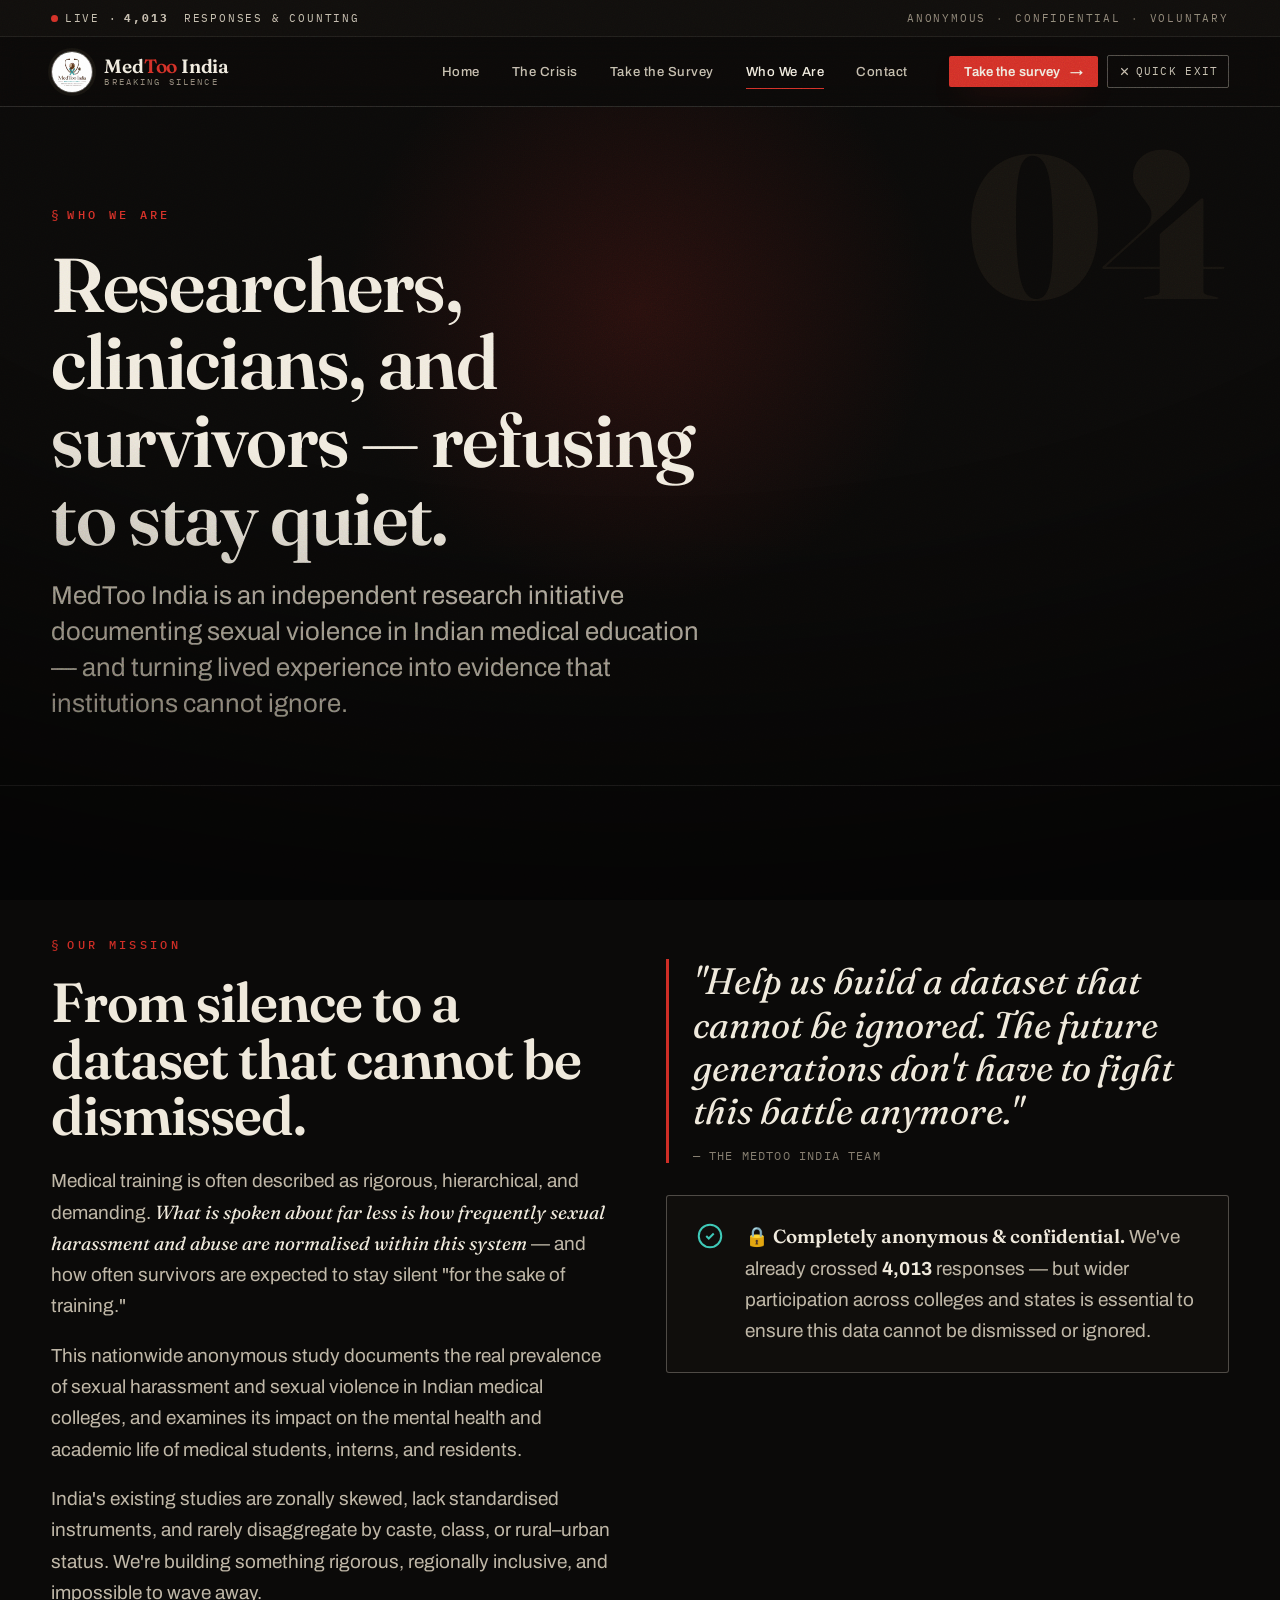
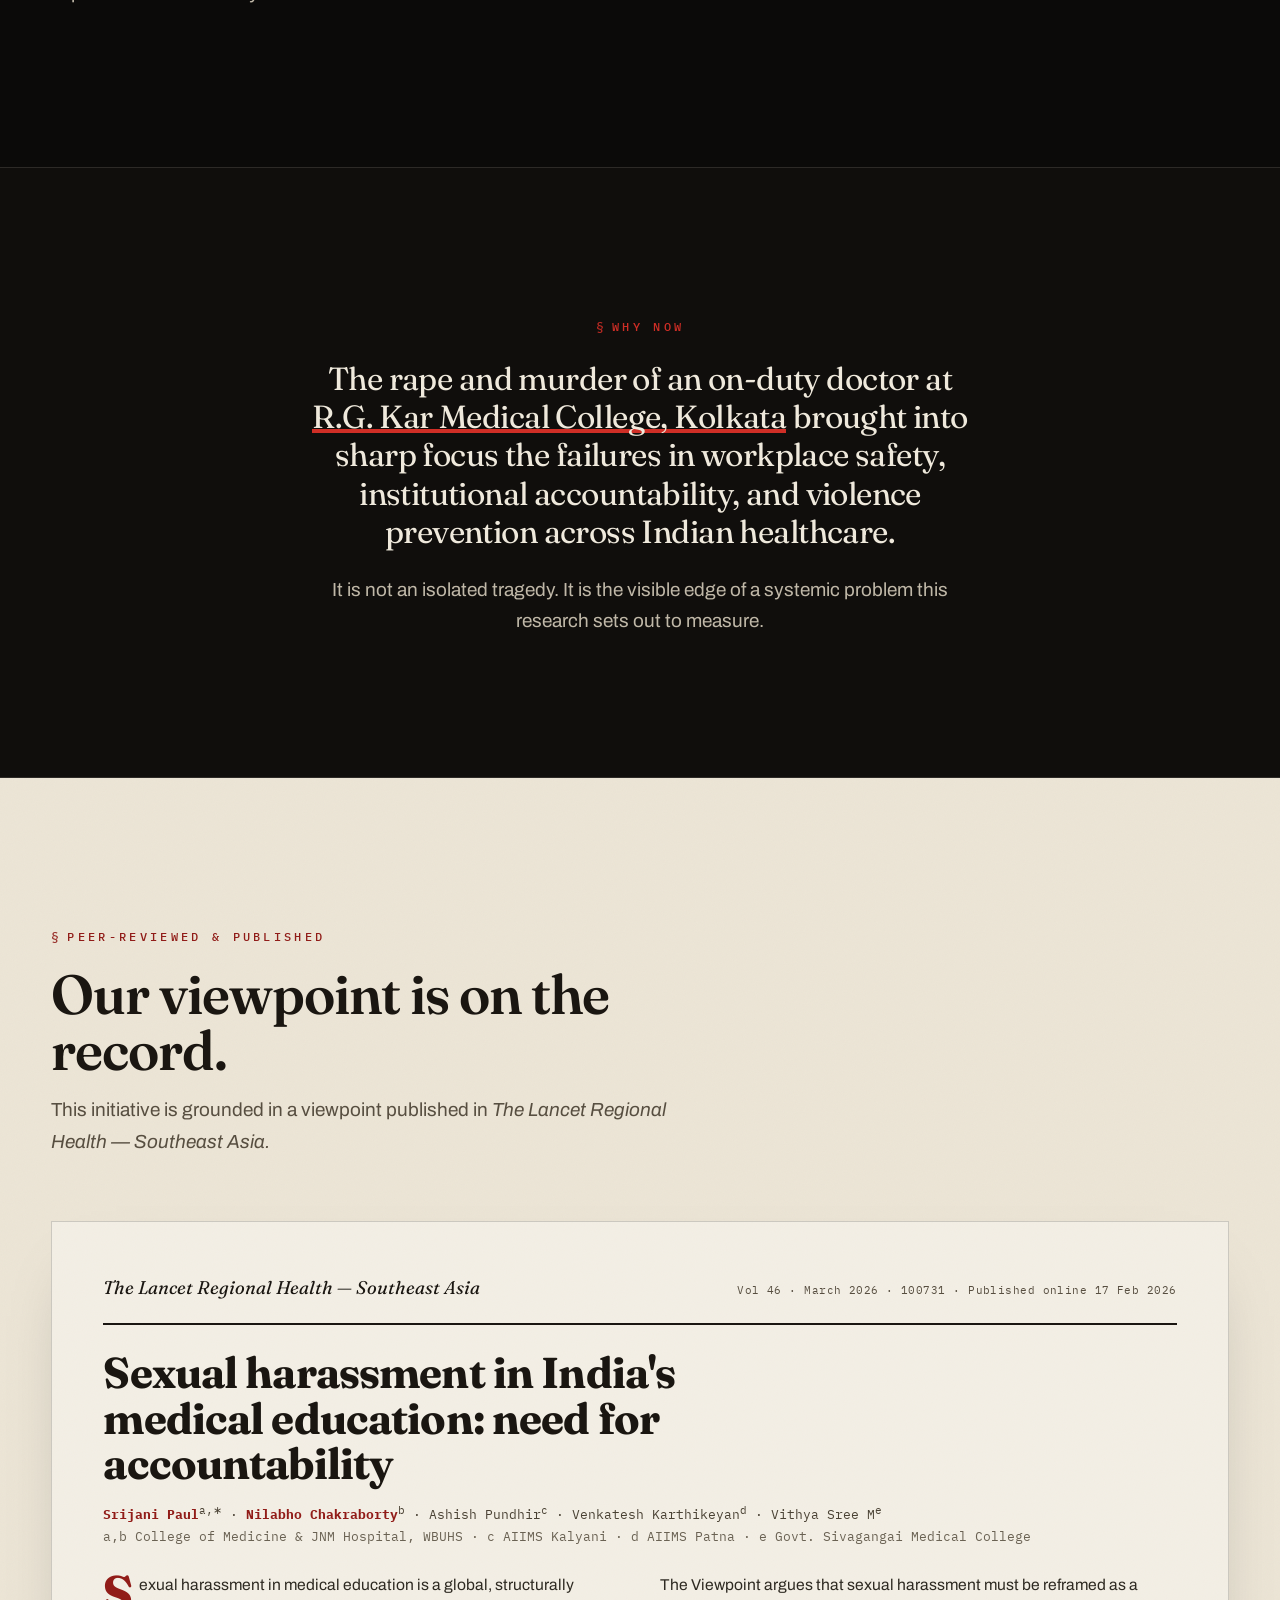
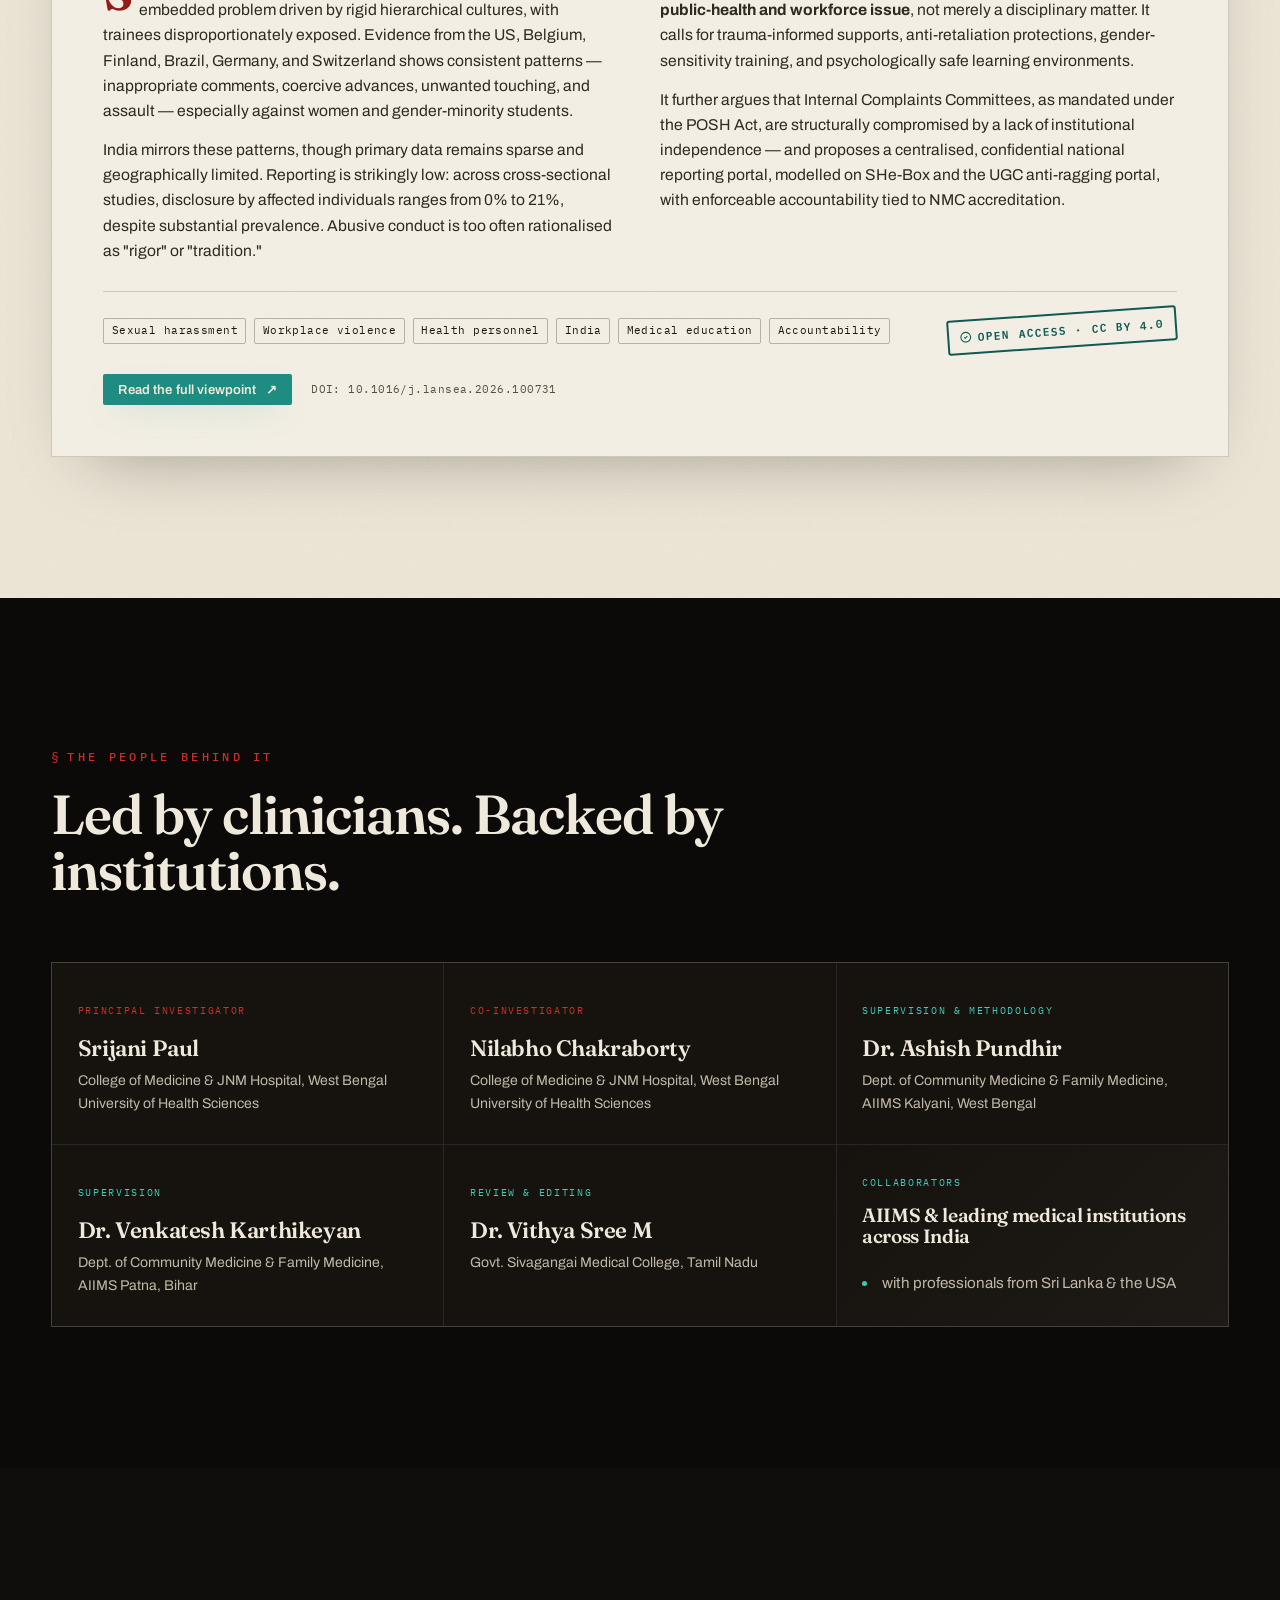
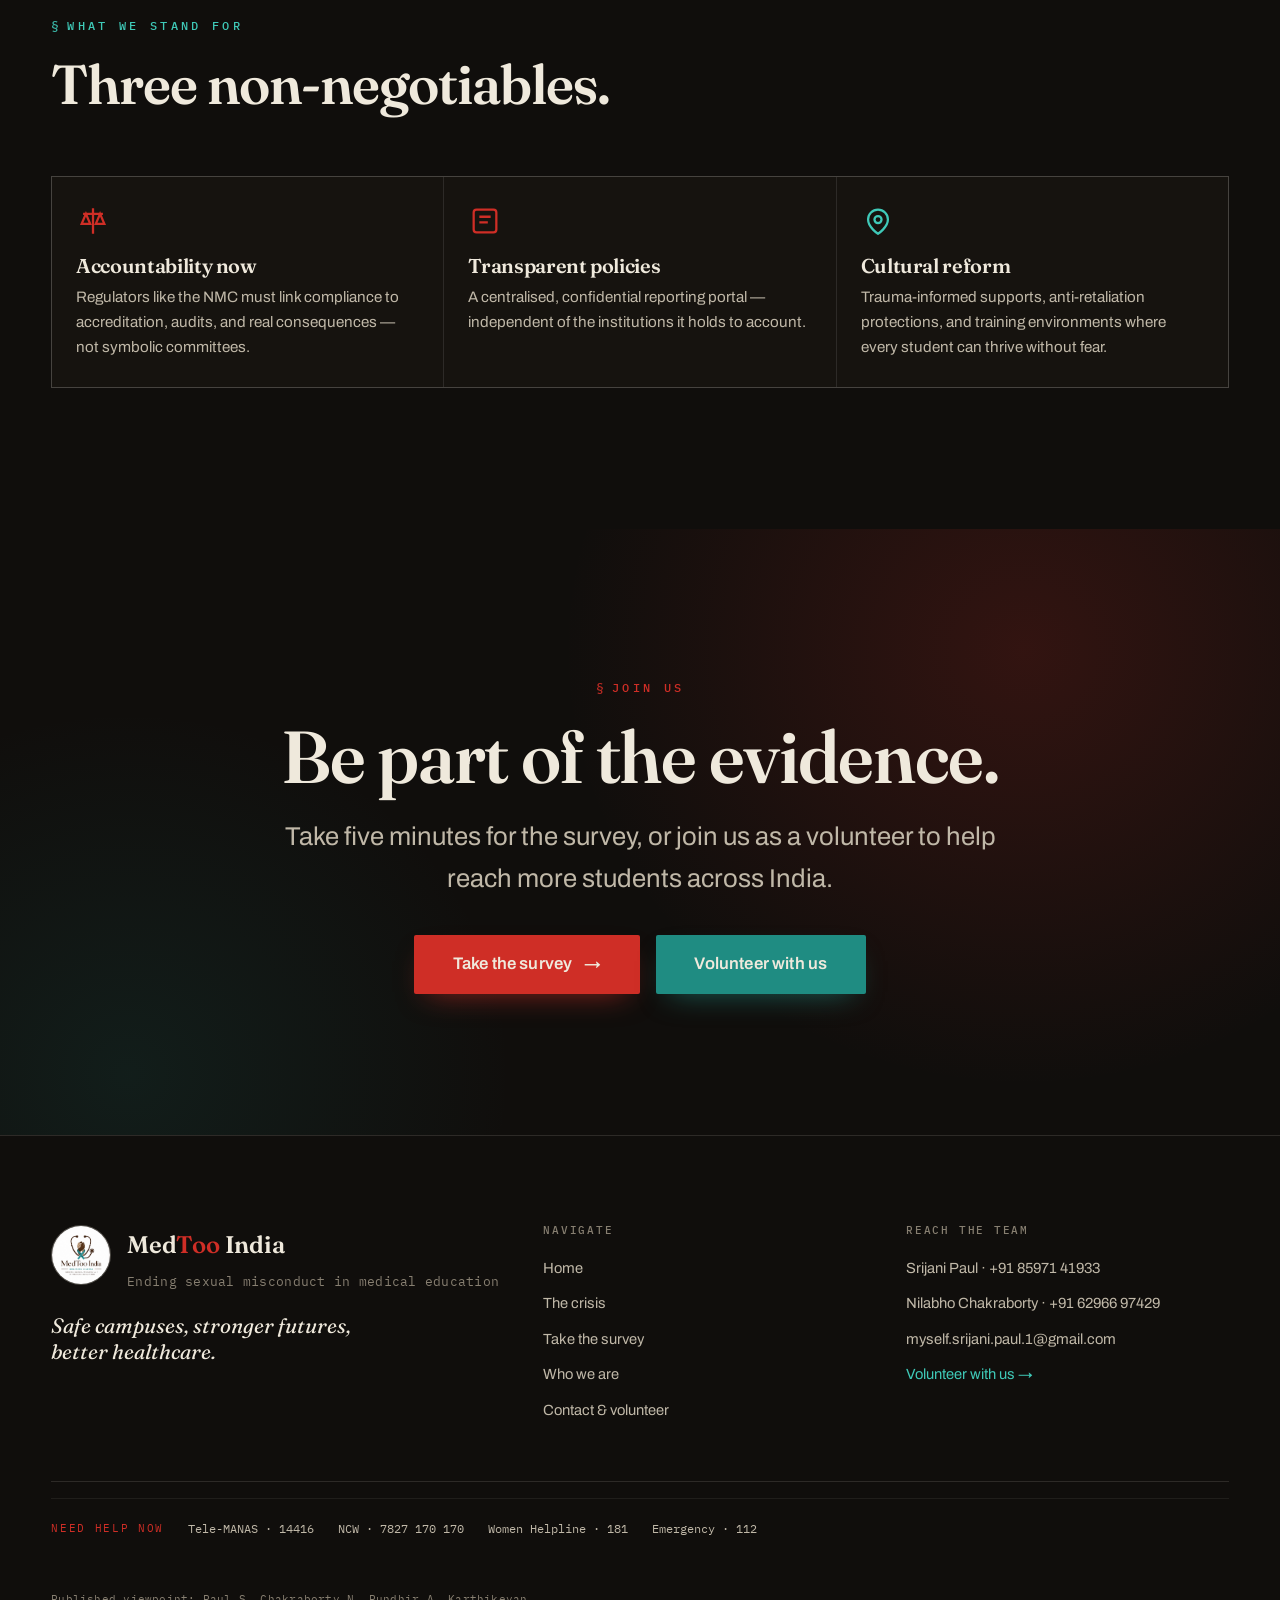
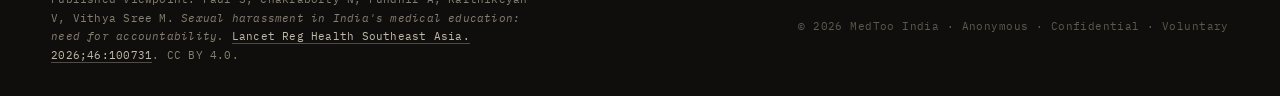
<file: about.html>
<!DOCTYPE html>
<html lang="en">
<head>
<meta charset="UTF-8" />
<meta name="viewport" content="width=device-width, initial-scale=1.0" />
<title>Who We Are — MedToo India</title>
<meta name="description" content="MedToo India is led by Srijani Paul and Nilabho Chakraborty, with collaborators from AIIMS and institutions in India, Sri Lanka, and the USA. Read the published Lancet Regional Health viewpoint on sexual harassment in Indian medical education." />
<meta name="theme-color" content="#0b0a09" />
<link rel="icon" href="images/logo.jpeg" />
<link rel="preconnect" href="https://fonts.googleapis.com" />
<link rel="preconnect" href="https://fonts.gstatic.com" crossorigin />
<link href="https://fonts.googleapis.com/css2?family=Fraunces:ital,opsz,wght@0,9..144,300..900;1,9..144,400..600&family=Archivo:wght@400;500;600;700&family=IBM+Plex+Mono:wght@400;500;600&display=swap" rel="stylesheet" />
<script>document.documentElement.classList.add("js");</script>
<link rel="stylesheet" href="assets/css/styles.css" />
</head>
<body>
<a class="skip-link" href="#main">Skip to content</a>

<div class="topbar">
  <div class="wrap wrap--wide">
    <div class="topbar__row">
      <span class="topbar__live"><i class="live-dot" aria-hidden="true"></i> Live · <strong data-live-count="4013">3,142</strong>&nbsp;responses &amp; counting</span>
      <span class="topbar__trust"><span>Anonymous</span><span>Confidential</span><span>Voluntary</span></span>
    </div>
  </div>
</div>

<header class="site-header">
  <div class="wrap wrap--wide">
    <nav class="nav" aria-label="Primary">
      <a class="brand" href="/" aria-label="MedToo India — home">
        <img class="brand__logo" src="images/logo.jpeg" alt="MedToo India logo" />
        <span class="brand__txt"><span class="brand__name">Med<b>Too</b> India</span><span class="brand__sub">Breaking Silence</span></span>
      </a>
      <div class="nav__links">
        <a class="nav__link" href="/">Home</a>
        <a class="nav__link" href="/#why">The Crisis</a>
        <a class="nav__link" href="/survey">Take the Survey</a>
        <a class="nav__link" href="/about" aria-current="page">Who We Are</a>
        <a class="nav__link" href="/contact">Contact</a>
      </div>
      <div class="nav__actions">
        <a class="btn btn--sm nav__cta" href="/survey">Take the survey <span class="arrow">→</span></a>
        <button class="exit-btn" data-quick-exit title="Leave this site instantly (or press ESC twice)">
          <svg viewBox="0 0 24 24" fill="none" stroke="currentColor" stroke-width="2" aria-hidden="true"><path d="M18 6 6 18M6 6l12 12"/></svg>Quick exit
        </button>
        <button class="burger" data-nav-toggle aria-label="Open menu" aria-expanded="false" aria-controls="mobile-menu"><span></span><span></span><span></span></button>
      </div>
    </nav>
  </div>
</header>

<div class="mobile-menu" id="mobile-menu">
  <a class="mobile-menu__link" href="/"><span class="n">01</span> Home</a>
  <a class="mobile-menu__link" href="/#why"><span class="n">02</span> The Crisis</a>
  <a class="mobile-menu__link" href="/survey"><span class="n">03</span> Take the Survey</a>
  <a class="mobile-menu__link" href="/about"><span class="n">04</span> Who We Are</a>
  <a class="mobile-menu__link" href="/contact"><span class="n">05</span> Contact</a>
  <div class="mobile-menu__foot"><a class="btn btn--block" href="/survey">Take the survey <span class="arrow">→</span></a></div>
</div>

<main id="main">

  <!-- PAGE HEAD -->
  <section class="pagehead hero">
    <div class="spotlight" data-spotlight aria-hidden="true"></div>
    <span class="pagehead__num" aria-hidden="true">04</span>
    <div class="wrap wrap--wide">
      <div class="pagehead__inner reveal in">
        <span class="kicker">Who we are</span>
        <h1 class="pagehead__title">Researchers, clinicians, and survivors — refusing to <span class="redact">stay quiet</span>.</h1>
        <p class="pagehead__lead">MedToo India is an independent research initiative documenting sexual violence in Indian medical education — and turning lived experience into evidence that institutions cannot ignore.</p>
      </div>
    </div>
  </section>

  <!-- MISSION -->
  <section class="section">
    <div class="wrap wrap--wide">
      <div class="story__grid">
        <div class="prose reveal-x">
          <span class="kicker">Our mission</span>
          <h2 class="sec-head__title" style="margin:1rem 0 1.4rem;">From silence to a dataset that cannot be dismissed.</h2>
          <p>Medical training is often described as rigorous, hierarchical, and demanding. <span class="serif-it">What is spoken about far less is how frequently sexual harassment and abuse are normalised within this system</span> — and how often survivors are expected to stay silent "for the sake of training."</p>
          <p>This nationwide anonymous study documents the real prevalence of sexual harassment and sexual violence in Indian medical colleges, and examines its impact on the mental health and academic life of medical students, interns, and residents.</p>
          <p>India's existing studies are zonally skewed, lack standardised instruments, and rarely disaggregate by caste, class, or rural–urban status. We're building something rigorous, regionally inclusive, and impossible to wave away.</p>
        </div>
        <div class="reveal" data-delay="1">
          <blockquote class="pullquote">
            "Help us build a dataset that cannot be ignored. The future generations don't have to fight this battle anymore."
            <cite>— The MedToo India team</cite>
          </blockquote>
          <div class="eligible" style="border-style:solid;">
            <svg class="eligible__ic" viewBox="0 0 24 24" fill="none" stroke="currentColor" stroke-width="1.6" aria-hidden="true"><path d="M9 12l2 2 4-4"/><circle cx="12" cy="12" r="9"/></svg>
            <p style="margin:0;"><b>🔒 Completely anonymous &amp; confidential.</b> <span class="muted">We've already crossed <strong style="color:var(--bone)" data-live-count="4013">3,142</strong> responses — but wider participation across colleges and states is essential to ensure this data cannot be dismissed or ignored.</span></p>
          </div>
        </div>
      </div>
    </div>
  </section>

  <!-- R.G. KAR CONTEXT -->
  <section class="section evidence">
    <div class="wrap">
      <div class="reveal center" style="max-width:60ch; margin-inline:auto;">
        <span class="kicker" style="justify-content:center;">Why now</span>
        <p class="display" style="font-size:var(--fs-h3); font-weight:400; margin-top:1.2rem; line-height:1.2;">
          The rape and murder of an on-duty doctor at <span class="mark">R.G. Kar Medical College, Kolkata</span> brought into sharp focus the failures in workplace safety, institutional accountability, and violence prevention across Indian healthcare.
        </p>
        <p class="muted" style="margin-top:1.4rem;">It is not an isolated tragedy. It is the visible edge of a systemic problem this research sets out to measure.</p>
      </div>
    </div>
  </section>

  <!-- PUBLISHED VIEWPOINT (LIGHT / JOURNAL) -->
  <section class="section paper" id="viewpoint">
    <div class="wrap wrap--wide">
      <div class="sec-head reveal" style="max-width:60ch;">
        <span class="kicker">Peer-reviewed &amp; published</span>
        <h2 class="sec-head__title" style="color:var(--paper-ink);">Our viewpoint is on the record.</h2>
        <p class="muted" style="margin-top:1rem;">This initiative is grounded in a viewpoint published in <em>The Lancet Regional Health — Southeast Asia.</em></p>
      </div>

      <article class="journal reveal" data-delay="1">
        <div class="journal__head">
          <span class="journal__brand">The Lancet Regional Health — Southeast Asia</span>
          <span class="journal__meta">Vol 46 · March 2026 · 100731 · Published online 17 Feb 2026</span>
        </div>
        <h3 class="journal__title">Sexual harassment in India's medical education: need for accountability</h3>
        <p class="journal__authors">
          <b>Srijani Paul</b><sup>a,∗</sup> · <b>Nilabho Chakraborty</b><sup>b</sup> · Ashish Pundhir<sup>c</sup> · Venkatesh Karthikeyan<sup>d</sup> · Vithya Sree M<sup>e</sup><br />
          <span style="color:#6a6253;">a,b College of Medicine &amp; JNM Hospital, WBUHS · c AIIMS Kalyani · d AIIMS Patna · e Govt. Sivagangai Medical College</span>
        </p>

        <div class="journal__abstract">
          <p class="firstcap">Sexual harassment in medical education is a global, structurally embedded problem driven by rigid hierarchical cultures, with trainees disproportionately exposed. Evidence from the US, Belgium, Finland, Brazil, Germany, and Switzerland shows consistent patterns — inappropriate comments, coercive advances, unwanted touching, and assault — especially against women and gender-minority students.</p>
          <p>India mirrors these patterns, though primary data remains sparse and geographically limited. Reporting is strikingly low: across cross-sectional studies, disclosure by affected individuals ranges from 0% to 21%, despite substantial prevalence. Abusive conduct is too often rationalised as "rigor" or "tradition."</p>
          <p>The Viewpoint argues that sexual harassment must be reframed as a <strong>public-health and workforce issue</strong>, not merely a disciplinary matter. It calls for trauma-informed supports, anti-retaliation protections, gender-sensitivity training, and psychologically safe learning environments.</p>
          <p>It further argues that Internal Complaints Committees, as mandated under the POSH Act, are structurally compromised by a lack of institutional independence — and proposes a centralised, confidential national reporting portal, modelled on SHe-Box and the UGC anti-ragging portal, with enforceable accountability tied to NMC accreditation.</p>
        </div>

        <div class="journal__foot">
          <div class="kw">
            <span>Sexual harassment</span><span>Workplace violence</span><span>Health personnel</span><span>India</span><span>Medical education</span><span>Accountability</span>
          </div>
          <span class="stamp">
            <svg viewBox="0 0 24 24" fill="none" stroke="currentColor" stroke-width="2" width="13" height="13" aria-hidden="true"><path d="M9 12l2 2 4-4"/><circle cx="12" cy="12" r="9"/></svg>
            Open access · CC BY 4.0
          </span>
        </div>

        <div style="margin-top:1.6rem; display:flex; flex-wrap:wrap; gap:1.2rem; align-items:center;">
          <a class="btn btn--teal btn--sm" href="https://doi.org/10.1016/j.lansea.2026.100731" target="_blank" rel="noopener">Read the full viewpoint <span class="arrow">↗</span></a>
          <span class="journal__meta">DOI: 10.1016/j.lansea.2026.100731</span>
        </div>
      </article>
    </div>
  </section>

  <!-- TEAM -->
  <section class="section" id="team">
    <div class="wrap wrap--wide">
      <div class="sec-head reveal">
        <span class="kicker">The people behind it</span>
        <h2 class="sec-head__title">Led by clinicians. Backed by institutions.</h2>
      </div>
      <div class="team reveal" data-delay="1">
        <div class="member">
          <span class="member__role">Principal Investigator</span>
          <h3 class="member__name">Srijani Paul</h3>
          <p class="member__aff">College of Medicine &amp; JNM Hospital, West Bengal University of Health Sciences</p>
        </div>
        <div class="member">
          <span class="member__role">Co-Investigator</span>
          <h3 class="member__name">Nilabho Chakraborty</h3>
          <p class="member__aff">College of Medicine &amp; JNM Hospital, West Bengal University of Health Sciences</p>
        </div>
        <div class="member">
          <span class="member__role">Supervision &amp; Methodology</span>
          <h3 class="member__name">Dr. Ashish Pundhir</h3>
          <p class="member__aff">Dept. of Community Medicine &amp; Family Medicine, AIIMS Kalyani, West Bengal</p>
        </div>
        <div class="member">
          <span class="member__role">Supervision</span>
          <h3 class="member__name">Dr. Venkatesh Karthikeyan</h3>
          <p class="member__aff">Dept. of Community Medicine &amp; Family Medicine, AIIMS Patna, Bihar</p>
        </div>
        <div class="member">
          <span class="member__role">Review &amp; Editing</span>
          <h3 class="member__name">Dr. Vithya Sree M</h3>
          <p class="member__aff">Govt. Sivagangai Medical College, Tamil Nadu</p>
        </div>
        <div class="member" style="display:flex; flex-direction:column; justify-content:center; background:linear-gradient(135deg,var(--ink-2),var(--ink-3));">
          <span class="member__role">Collaborators</span>
          <h3 class="member__name" style="font-size:1.2rem;">AIIMS &amp; leading medical institutions across India</h3>
          <div class="collab"><span class="dot"></span> with professionals from Sri Lanka &amp; the USA</div>
        </div>
      </div>
    </div>
  </section>

  <!-- PRINCIPLES / WHAT WE STAND FOR -->
  <section class="section resources">
    <div class="wrap wrap--wide">
      <div class="sec-head reveal"><span class="kicker kicker--teal">What we stand for</span><h2 class="sec-head__title">Three non-negotiables.</h2></div>
      <div class="pillars reveal" data-delay="1">
        <div class="pillar">
          <svg class="pillar__ic" viewBox="0 0 24 24" fill="none" stroke="currentColor" stroke-width="1.6" aria-hidden="true"><path d="M12 3v18M5 7h14M7 7l-3 7h6zM17 7l3 7h-6z"/></svg>
          <h3 class="pillar__t">Accountability now</h3>
          <p class="pillar__d">Regulators like the NMC must link compliance to accreditation, audits, and real consequences — not symbolic committees.</p>
        </div>
        <div class="pillar">
          <svg class="pillar__ic" viewBox="0 0 24 24" fill="none" stroke="currentColor" stroke-width="1.6" aria-hidden="true"><rect x="4" y="4" width="16" height="16" rx="2"/><path d="M8 9h8M8 13h6"/></svg>
          <h3 class="pillar__t">Transparent policies</h3>
          <p class="pillar__d">A centralised, confidential reporting portal — independent of the institutions it holds to account.</p>
        </div>
        <div class="pillar">
          <svg class="pillar__ic" viewBox="0 0 24 24" fill="none" stroke="currentColor" stroke-width="1.6" aria-hidden="true"><path d="M12 21s-7-4.5-7-10a7 7 0 0 1 14 0c0 5.5-7 10-7 10z"/><circle cx="12" cy="11" r="2.5"/></svg>
          <h3 class="pillar__t">Cultural reform</h3>
          <p class="pillar__d">Trauma-informed supports, anti-retaliation protections, and training environments where every student can thrive without fear.</p>
        </div>
      </div>
    </div>
  </section>

  <!-- CTA -->
  <section class="section cta-band">
    <div class="wrap">
      <span class="kicker" style="justify-content:center;">Join us</span>
      <h2 class="cta-band__t display" style="margin-top:1.2rem;">Be part of the evidence.</h2>
      <p class="cta-band__sub">Take five minutes for the survey, or join us as a volunteer to help reach more students across India.</p>
      <div style="display:flex; gap:1rem; justify-content:center; flex-wrap:wrap;">
        <a class="btn btn--lg" href="/survey">Take the survey <span class="arrow">→</span></a>
        <a class="btn btn--lg btn--teal" href="/contact">Volunteer with us</a>
      </div>
    </div>
  </section>

</main>

<footer class="site-footer">
  <div class="wrap wrap--wide">
    <div class="footer__top">
      <div>
        <div class="footer__brand">
          <img src="images/logo.jpeg" alt="MedToo India logo" />
          <div><span class="brand__name" style="font-size:1.5rem;">Med<b style="color:var(--blood)">Too</b> India</span><p class="meta" style="margin-top:0.3rem;">Ending sexual misconduct in medical education</p></div>
        </div>
        <p class="footer__tagline">Safe campuses, stronger futures, better healthcare.</p>
      </div>
      <div class="footer__col">
        <h4>Navigate</h4>
        <a href="/">Home</a>
        <a href="/#why">The crisis</a>
        <a href="/survey">Take the survey</a>
        <a href="/about">Who we are</a>
        <a href="/contact">Contact &amp; volunteer</a>
      </div>
      <div class="footer__col">
        <h4>Reach the team</h4>
        <a href="tel:+918597141933">Srijani Paul · +91 85971 41933</a>
        <a href="tel:+916296697429">Nilabho Chakraborty · +91 62966 97429</a>
        <a href="mailto:myself.srijani.paul.1@gmail.com">myself.srijani.paul.1@gmail.com</a>
        <a href="/contact" style="color:var(--teal-bright)">Volunteer with us →</a>
      </div>
    </div>
    <div class="footer__helpbar">
      <span class="lbl">Need help now</span>
      <a href="tel:14416">Tele-MANAS · 14416</a>
      <a href="tel:7827170170">NCW · 7827 170 170</a>
      <a href="tel:181">Women Helpline · 181</a>
      <a href="tel:112">Emergency · 112</a>
    </div>
    <div class="footer__bottom">
      <p class="footer__cite">Published viewpoint: Paul S, Chakraborty N, Pundhir A, Karthikeyan V, Vithya Sree M. <em>Sexual harassment in India's medical education: need for accountability.</em> <a href="https://doi.org/10.1016/j.lansea.2026.100731" target="_blank" rel="noopener">Lancet Reg Health Southeast Asia. 2026;46:100731</a>. CC BY 4.0.</p>
      <p class="footer__legal">© <span data-year>2026</span> MedToo India · Anonymous · Confidential · Voluntary</p>
    </div>
  </div>
</footer>

<script src="assets/js/main.js" defer></script>
</body>
</html>
</file>
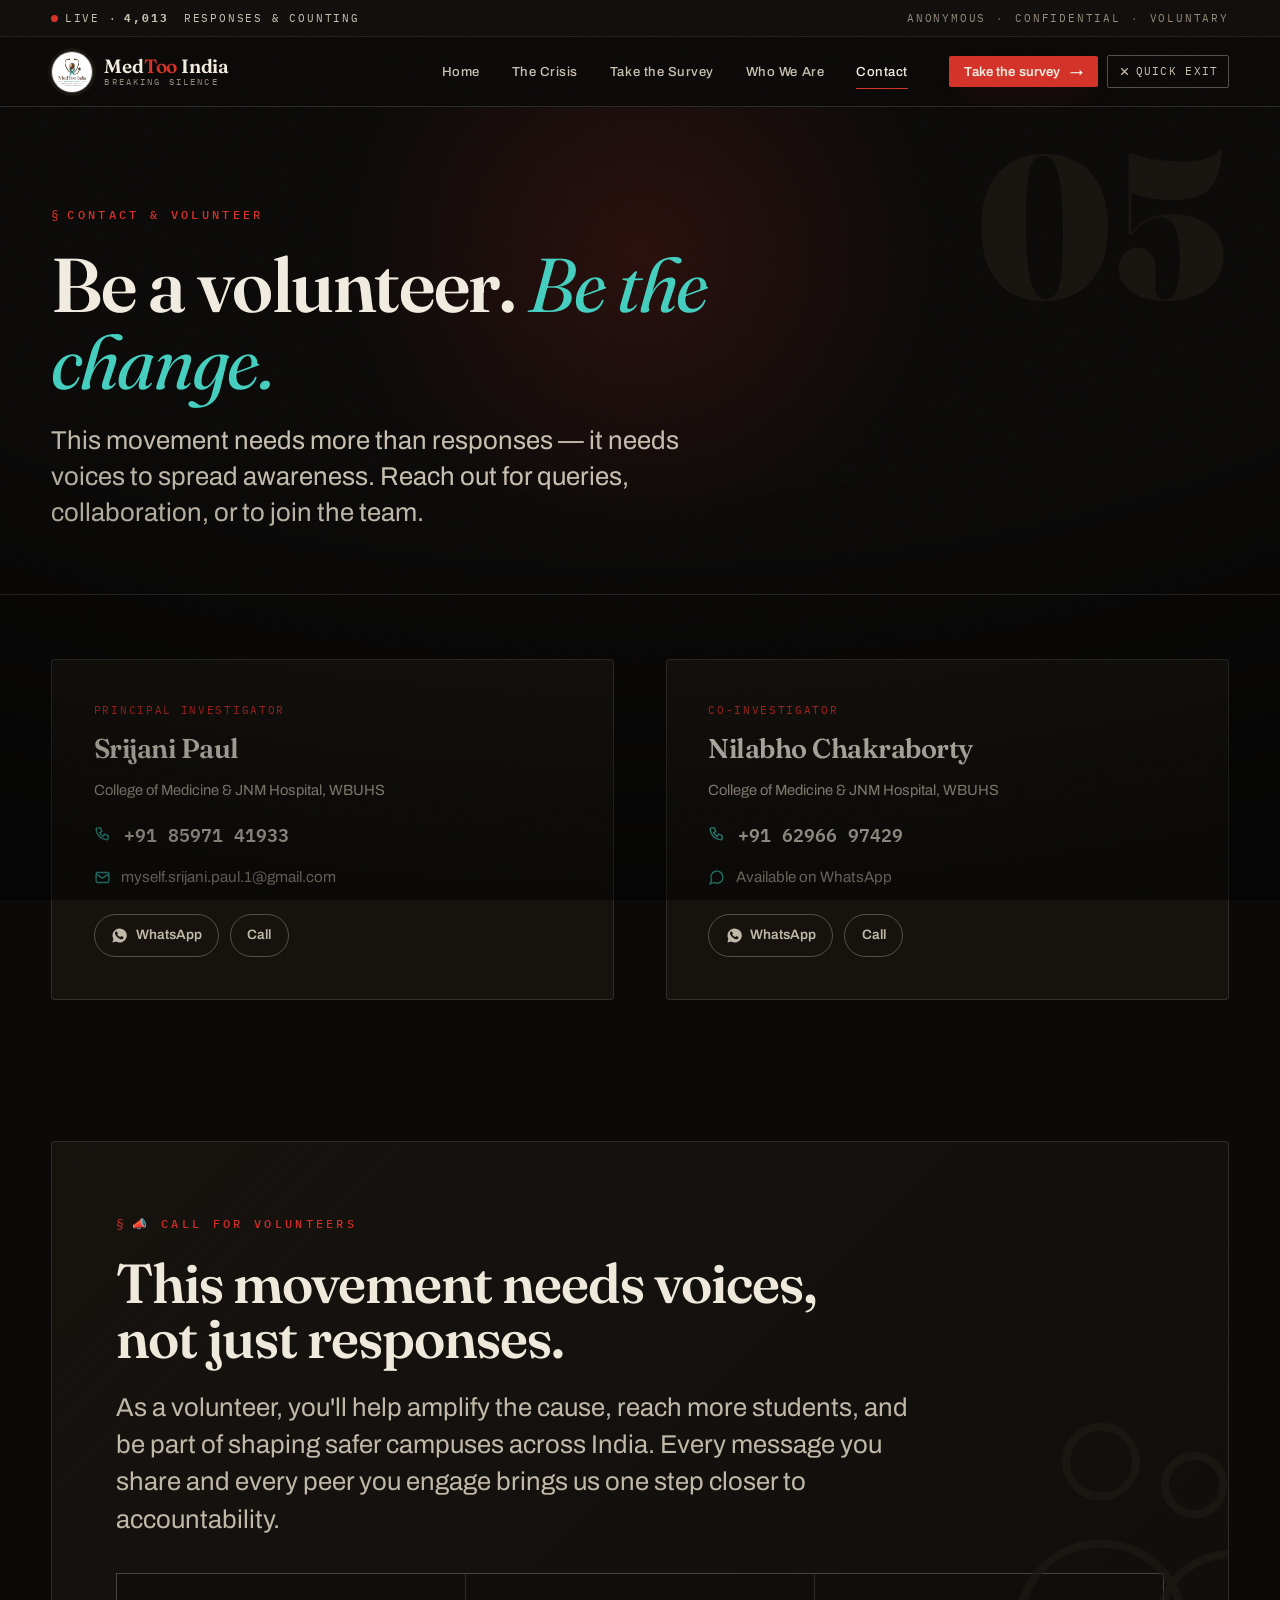
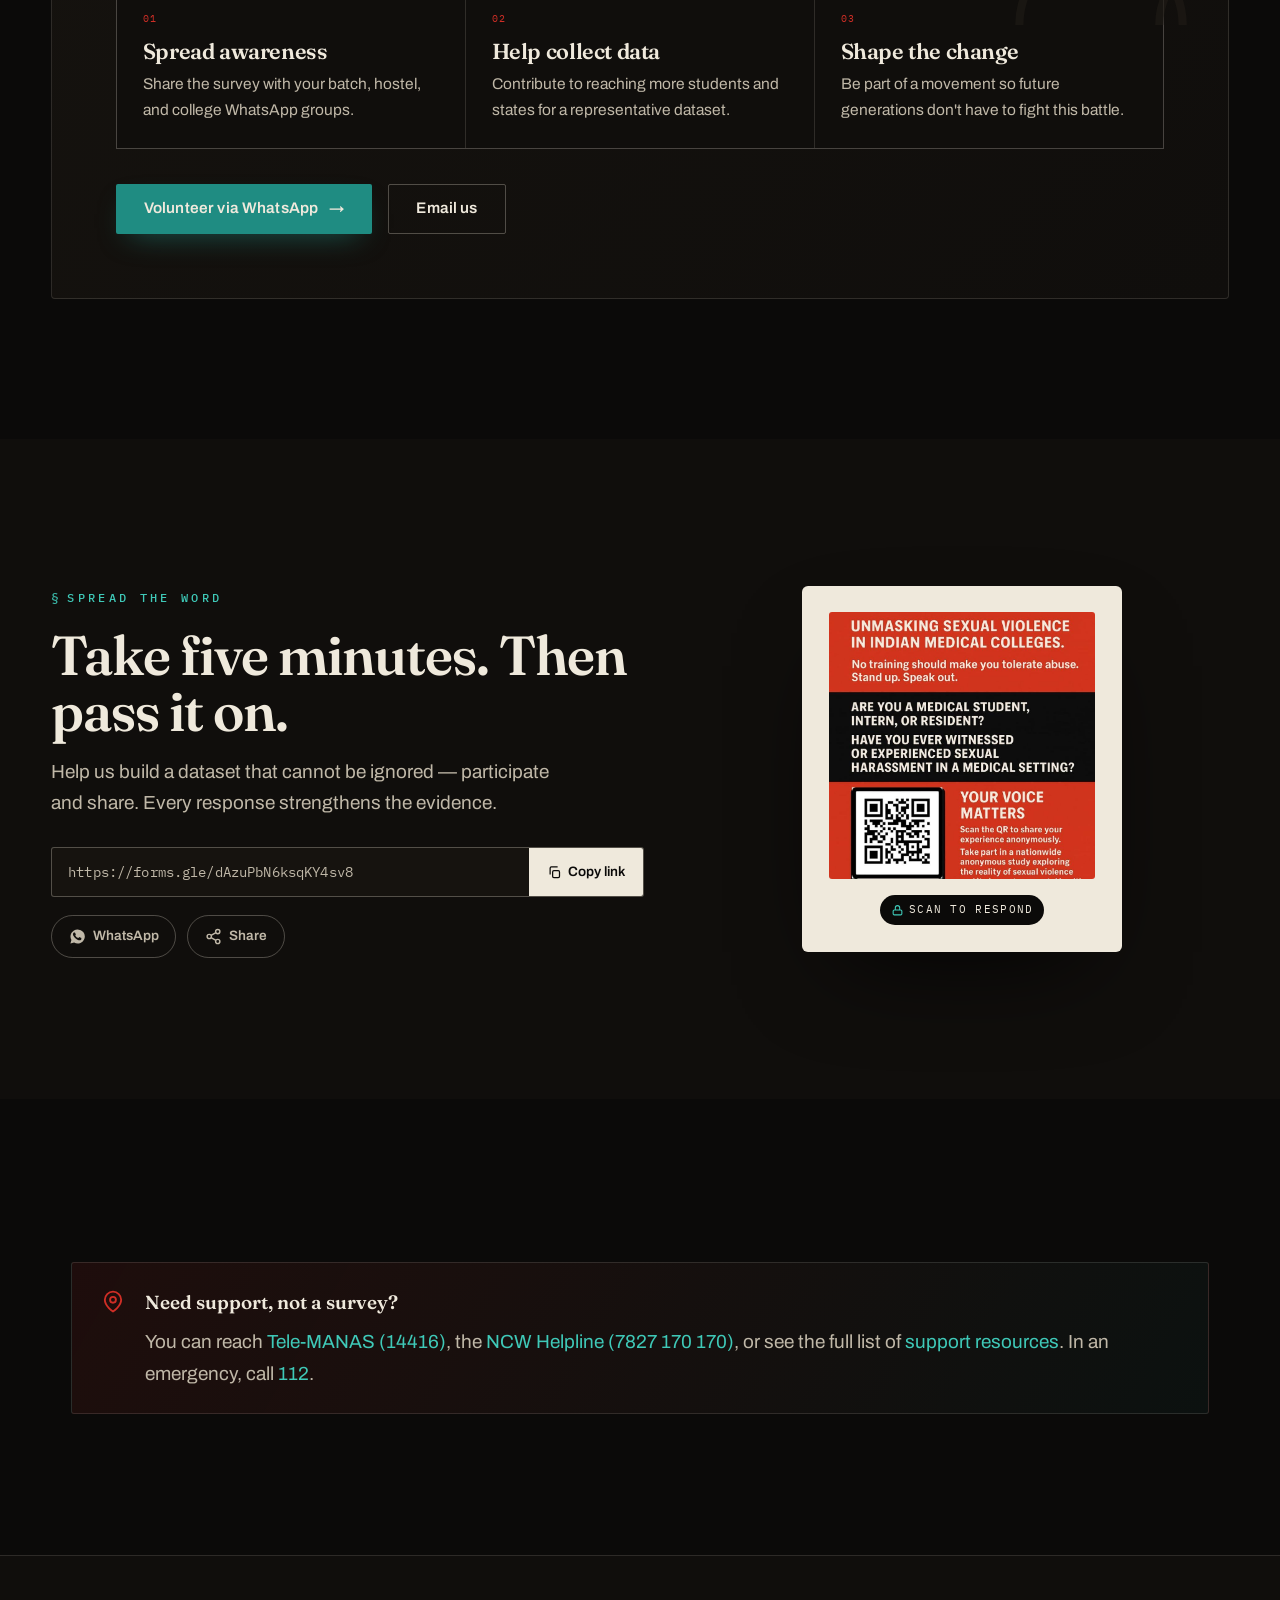
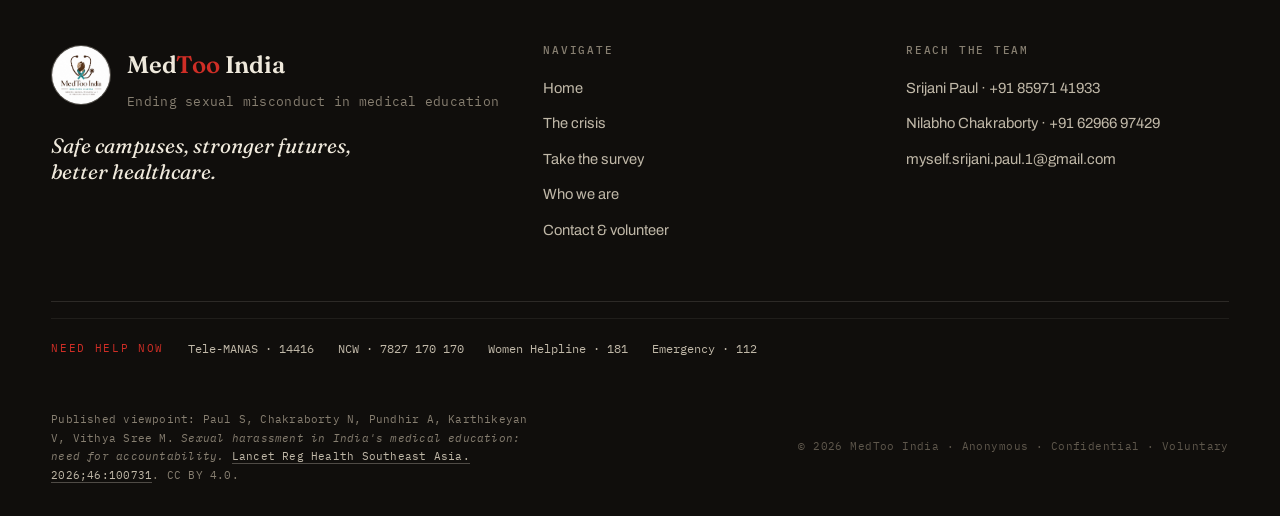
<file: contact.html>
<!DOCTYPE html>
<html lang="en">
<head>
<meta charset="UTF-8" />
<meta name="viewport" content="width=device-width, initial-scale=1.0" />
<title>Contact &amp; Volunteer — MedToo India</title>
<meta name="description" content="Reach the MedToo India team or join as a volunteer. Help us build a dataset on sexual violence in Indian medical education that cannot be ignored. Contact Srijani Paul and Nilabho Chakraborty." />
<meta name="theme-color" content="#0b0a09" />
<link rel="icon" href="images/logo.jpeg" />
<link rel="preconnect" href="https://fonts.googleapis.com" />
<link rel="preconnect" href="https://fonts.gstatic.com" crossorigin />
<link href="https://fonts.googleapis.com/css2?family=Fraunces:ital,opsz,wght@0,9..144,300..900;1,9..144,400..600&family=Archivo:wght@400;500;600;700&family=IBM+Plex+Mono:wght@400;500;600&display=swap" rel="stylesheet" />
<script>document.documentElement.classList.add("js");</script>
<link rel="stylesheet" href="assets/css/styles.css" />
</head>
<body>
<a class="skip-link" href="#main">Skip to content</a>

<div class="topbar">
  <div class="wrap wrap--wide">
    <div class="topbar__row">
      <span class="topbar__live"><i class="live-dot" aria-hidden="true"></i> Live · <strong data-live-count="4013">3,142</strong>&nbsp;responses &amp; counting</span>
      <span class="topbar__trust"><span>Anonymous</span><span>Confidential</span><span>Voluntary</span></span>
    </div>
  </div>
</div>

<header class="site-header">
  <div class="wrap wrap--wide">
    <nav class="nav" aria-label="Primary">
      <a class="brand" href="/" aria-label="MedToo India — home">
        <img class="brand__logo" src="images/logo.jpeg" alt="MedToo India logo" />
        <span class="brand__txt"><span class="brand__name">Med<b>Too</b> India</span><span class="brand__sub">Breaking Silence</span></span>
      </a>
      <div class="nav__links">
        <a class="nav__link" href="/">Home</a>
        <a class="nav__link" href="/#why">The Crisis</a>
        <a class="nav__link" href="/survey">Take the Survey</a>
        <a class="nav__link" href="/about">Who We Are</a>
        <a class="nav__link" href="/contact" aria-current="page">Contact</a>
      </div>
      <div class="nav__actions">
        <a class="btn btn--sm nav__cta" href="/survey">Take the survey <span class="arrow">→</span></a>
        <button class="exit-btn" data-quick-exit title="Leave this site instantly (or press ESC twice)">
          <svg viewBox="0 0 24 24" fill="none" stroke="currentColor" stroke-width="2" aria-hidden="true"><path d="M18 6 6 18M6 6l12 12"/></svg>Quick exit
        </button>
        <button class="burger" data-nav-toggle aria-label="Open menu" aria-expanded="false" aria-controls="mobile-menu"><span></span><span></span><span></span></button>
      </div>
    </nav>
  </div>
</header>

<div class="mobile-menu" id="mobile-menu">
  <a class="mobile-menu__link" href="/"><span class="n">01</span> Home</a>
  <a class="mobile-menu__link" href="/#why"><span class="n">02</span> The Crisis</a>
  <a class="mobile-menu__link" href="/survey"><span class="n">03</span> Take the Survey</a>
  <a class="mobile-menu__link" href="/about"><span class="n">04</span> Who We Are</a>
  <a class="mobile-menu__link" href="/contact"><span class="n">05</span> Contact</a>
  <div class="mobile-menu__foot"><a class="btn btn--block" href="/survey">Take the survey <span class="arrow">→</span></a></div>
</div>

<main id="main">

  <!-- PAGE HEAD -->
  <section class="pagehead hero">
    <div class="spotlight" data-spotlight aria-hidden="true"></div>
    <span class="pagehead__num" aria-hidden="true">05</span>
    <div class="wrap wrap--wide">
      <div class="pagehead__inner reveal in">
        <span class="kicker">Contact &amp; volunteer</span>
        <h1 class="pagehead__title">Be a volunteer. <span class="serif-it heal">Be the change.</span></h1>
        <p class="pagehead__lead">This movement needs more than responses — it needs voices to spread awareness. Reach out for queries, collaboration, or to join the team.</p>
      </div>
    </div>
  </section>

  <!-- CONTACT CARDS -->
  <section class="section" style="padding-top:clamp(2.5rem,5vw,4rem);">
    <div class="wrap wrap--wide">
      <div class="contact__grid">
        <div class="contact-card reveal" data-delay="1">
          <span class="contact-card__role">Principal Investigator</span>
          <h2 class="contact-card__name">Srijani Paul</h2>
          <p class="muted" style="font-size:0.92rem;">College of Medicine &amp; JNM Hospital, WBUHS</p>
          <a class="contact-card__line contact-card__num" href="tel:+918597141933">
            <svg viewBox="0 0 24 24" fill="none" stroke="currentColor" stroke-width="2" aria-hidden="true"><path d="M5 4h4l2 5-3 2a12 12 0 0 0 5 5l2-3 5 2v4a2 2 0 0 1-2 2A16 16 0 0 1 3 6a2 2 0 0 1 2-2z"/></svg>
            +91 85971 41933
          </a>
          <a class="contact-card__line" href="mailto:myself.srijani.paul.1@gmail.com">
            <svg viewBox="0 0 24 24" fill="none" stroke="currentColor" stroke-width="2" aria-hidden="true"><rect x="3" y="5" width="18" height="14" rx="2"/><path d="m3 7 9 6 9-6"/></svg>
            myself.srijani.paul.1@gmail.com
          </a>
          <div class="contact-actions">
            <a class="sbtn sbtn--wa" href="https://wa.me/918597141933?text=Hi%2C%20I%27d%20like%20to%20know%20more%20about%20MedToo%20India." target="_blank" rel="noopener">
              <svg viewBox="0 0 24 24" fill="currentColor" aria-hidden="true"><path d="M12 2a10 10 0 0 0-8.6 15l-1.4 5 5.2-1.4A10 10 0 1 0 12 2zm5.3 14.1c-.2.6-1.3 1.2-1.8 1.2s-1.3.3-4.2-1.2-4.4-4.3-4.6-4.5-1.1-1.5-1.1-2.8 .7-2 .9-2.2.5-.4.8-.4h.6c.2 0 .5 0 .7.6l.9 2.1c.1.2.1.4 0 .6l-.4.7c-.2.2-.3.4-.1.7s.7 1.2 1.5 1.9c1 .9 1.9 1.2 2.1 1.3s.5.1.7-.1l.8-1c.2-.3.4-.2.7-.1l2 1c.3.1.5.2.6.3s.1.7-.1 1.4z"/></svg>
              WhatsApp
            </a>
            <a class="sbtn" href="tel:+918597141933">Call</a>
          </div>
        </div>

        <div class="contact-card reveal" data-delay="2">
          <span class="contact-card__role">Co-Investigator</span>
          <h2 class="contact-card__name">Nilabho Chakraborty</h2>
          <p class="muted" style="font-size:0.92rem;">College of Medicine &amp; JNM Hospital, WBUHS</p>
          <a class="contact-card__line contact-card__num" href="tel:+916296697429">
            <svg viewBox="0 0 24 24" fill="none" stroke="currentColor" stroke-width="2" aria-hidden="true"><path d="M5 4h4l2 5-3 2a12 12 0 0 0 5 5l2-3 5 2v4a2 2 0 0 1-2 2A16 16 0 0 1 3 6a2 2 0 0 1 2-2z"/></svg>
            +91 62966 97429
          </a>
          <a class="contact-card__line" href="https://wa.me/916296697429" target="_blank" rel="noopener">
            <svg viewBox="0 0 24 24" fill="none" stroke="currentColor" stroke-width="2" aria-hidden="true"><path d="M21 11.5a8.5 8.5 0 0 1-12.5 7.5L3 21l2-5.5A8.5 8.5 0 1 1 21 11.5z"/></svg>
            Available on WhatsApp
          </a>
          <div class="contact-actions">
            <a class="sbtn sbtn--wa" href="https://wa.me/916296697429?text=Hi%2C%20I%27d%20like%20to%20volunteer%20with%20MedToo%20India." target="_blank" rel="noopener">
              <svg viewBox="0 0 24 24" fill="currentColor" aria-hidden="true"><path d="M12 2a10 10 0 0 0-8.6 15l-1.4 5 5.2-1.4A10 10 0 1 0 12 2zm5.3 14.1c-.2.6-1.3 1.2-1.8 1.2s-1.3.3-4.2-1.2-4.4-4.3-4.6-4.5-1.1-1.5-1.1-2.8 .7-2 .9-2.2.5-.4.8-.4h.6c.2 0 .5 0 .7.6l.9 2.1c.1.2.1.4 0 .6l-.4.7c-.2.2-.3.4-.1.7s.7 1.2 1.5 1.9c1 .9 1.9 1.2 2.1 1.3s.5.1.7-.1l.8-1c.2-.3.4-.2.7-.1l2 1c.3.1.5.2.6.3s.1.7-.1 1.4z"/></svg>
              WhatsApp
            </a>
            <a class="sbtn" href="tel:+916296697429">Call</a>
          </div>
        </div>
      </div>
    </div>
  </section>

  <!-- VOLUNTEER -->
  <section class="section" style="padding-top:0;">
    <div class="wrap wrap--wide">
      <div class="volunteer reveal">
        <svg class="volunteer__icon" viewBox="0 0 24 24" fill="none" stroke="currentColor" stroke-width="0.7" aria-hidden="true"><circle cx="9" cy="7" r="3"/><circle cx="17" cy="9" r="2.5"/><path d="M2 21a7 7 0 0 1 14 0M14 21a6 6 0 0 1 8-5.7"/></svg>
        <span class="kicker">📣 Call for volunteers</span>
        <h2 class="volunteer__big" style="margin-top:1.2rem;">This movement needs voices, not just responses.</h2>
        <p class="muted" style="max-width:54ch; margin-top:1.4rem; font-size:var(--fs-lead); line-height:1.45;">
          As a volunteer, you'll help amplify the cause, reach more students, and be part of shaping safer campuses across India. Every message you share and every peer you engage brings us one step closer to accountability.
        </p>
        <div class="grid" style="grid-template-columns:repeat(auto-fit,minmax(220px,1fr)); margin-top:2.2rem; gap:1px; background:var(--line); border:1px solid var(--line);">
          <div style="background:var(--ink-1); padding:1.6rem;">
            <span class="member__role">01</span>
            <h3 class="step__t" style="margin-top:0.6rem;">Spread awareness</h3>
            <p class="step__d">Share the survey with your batch, hostel, and college WhatsApp groups.</p>
          </div>
          <div style="background:var(--ink-1); padding:1.6rem;">
            <span class="member__role">02</span>
            <h3 class="step__t" style="margin-top:0.6rem;">Help collect data</h3>
            <p class="step__d">Contribute to reaching more students and states for a representative dataset.</p>
          </div>
          <div style="background:var(--ink-1); padding:1.6rem;">
            <span class="member__role">03</span>
            <h3 class="step__t" style="margin-top:0.6rem;">Shape the change</h3>
            <p class="step__d">Be part of a movement so future generations don't have to fight this battle.</p>
          </div>
        </div>
        <div style="display:flex; flex-wrap:wrap; gap:1rem; margin-top:2.2rem;">
          <a class="btn btn--teal" href="https://wa.me/916296697429?text=Hi%2C%20I%27d%20like%20to%20volunteer%20with%20MedToo%20India." target="_blank" rel="noopener">Volunteer via WhatsApp <span class="arrow">→</span></a>
          <a class="btn btn--ghost" href="mailto:myself.srijani.paul.1@gmail.com?subject=I%20want%20to%20volunteer%20with%20MedToo%20India">Email us</a>
        </div>
      </div>
    </div>
  </section>

  <!-- SHARE -->
  <section class="section share">
    <div class="wrap wrap--wide">
      <div class="share__grid">
        <div class="share__text reveal-x">
          <span class="kicker kicker--teal">Spread the word</span>
          <h2 class="sec-head__title" style="margin-top:1rem;">Take five minutes. Then pass it on.</h2>
          <p class="muted" style="margin-top:1rem; max-width:48ch;">Help us build a dataset that cannot be ignored — participate and share. Every response strengthens the evidence.</p>
          <div class="share__box" style="margin-top:1.8rem;">
            <div class="copyfield">
              <input id="share-url" type="text" value="https://forms.gle/dAzuPbN6ksqKY4sv8" readonly aria-label="Survey link" />
              <button data-copy="https://forms.gle/dAzuPbN6ksqKY4sv8" data-label="Copy link">
                <svg viewBox="0 0 24 24" fill="none" stroke="currentColor" stroke-width="2" width="15" height="15" aria-hidden="true"><rect x="9" y="9" width="11" height="11" rx="2"/><path d="M5 15V5a2 2 0 0 1 2-2h10"/></svg>
                <span class="copy-label">Copy link</span>
              </button>
            </div>
            <div class="share__btns">
              <a class="sbtn sbtn--wa" href="https://wa.me/?text=Help%20document%20sexual%20violence%20in%20Indian%20medical%20colleges.%20Take%20the%205-min%20anonymous%20%23MedToo%20India%20survey%3A%20https%3A%2F%2Fforms.gle%2FdAzuPbN6ksqKY4sv8" target="_blank" rel="noopener">
                <svg viewBox="0 0 24 24" fill="currentColor" aria-hidden="true"><path d="M12 2a10 10 0 0 0-8.6 15l-1.4 5 5.2-1.4A10 10 0 1 0 12 2zm5.3 14.1c-.2.6-1.3 1.2-1.8 1.2s-1.3.3-4.2-1.2-4.4-4.3-4.6-4.5-1.1-1.5-1.1-2.8 .7-2 .9-2.2.5-.4.8-.4h.6c.2 0 .5 0 .7.6l.9 2.1c.1.2.1.4 0 .6l-.4.7c-.2.2-.3.4-.1.7s.7 1.2 1.5 1.9c1 .9 1.9 1.2 2.1 1.3s.5.1.7-.1l.8-1c.2-.3.4-.2.7-.1l2 1c.3.1.5.2.6.3s.1.7-.1 1.4z"/></svg>
                WhatsApp
              </a>
              <button class="sbtn" data-share-native data-title="MedToo India — Anonymous Survey" data-text="Take the 5-min anonymous #MedToo India survey." data-url="https://forms.gle/dAzuPbN6ksqKY4sv8">
                <svg viewBox="0 0 24 24" fill="none" stroke="currentColor" stroke-width="2" aria-hidden="true"><circle cx="18" cy="5" r="3"/><circle cx="6" cy="12" r="3"/><circle cx="18" cy="19" r="3"/><path d="M8.6 13.5l6.8 4M15.4 6.5l-6.8 4"/></svg>
                <span class="copy-label">Share</span>
              </button>
            </div>
          </div>
        </div>

        <div class="reveal" data-delay="1">
          <div class="qr-card">
            <img class="qr-card__img"
              src="https://api.qrserver.com/v1/create-qr-code/?size=440x440&margin=8&color=0b0a09&bgcolor=ffffff&data=https%3A%2F%2Fforms.gle%2FdAzuPbN6ksqKY4sv8"
              alt="QR code linking to the MedToo India anonymous survey"
              onerror="this.onerror=null;this.src='images/img2.jpeg';this.style.objectFit='cover';" />
            <span class="qr-card__tag">
              <svg viewBox="0 0 24 24" fill="none" stroke="currentColor" stroke-width="2" aria-hidden="true"><rect x="4" y="11" width="16" height="9" rx="2"/><path d="M8 11V7a4 4 0 0 1 8 0v4"/></svg>
              Scan to respond
            </span>
          </div>
        </div>
      </div>
    </div>
  </section>

  <!-- SUPPORT REMINDER -->
  <section class="section">
    <div class="wrap">
      <div class="posh-note reveal" style="max-width:none;">
        <svg viewBox="0 0 24 24" fill="none" stroke="currentColor" stroke-width="1.6" aria-hidden="true"><path d="M12 21s-7-4.5-7-10a7 7 0 0 1 14 0c0 5.5-7 10-7 10z"/><circle cx="12" cy="11" r="2.5"/></svg>
        <div>
          <b>Need support, not a survey?</b>
          <p class="muted" style="margin-top:0.5rem;">You can reach <a href="tel:14416" style="color:var(--teal-bright)">Tele-MANAS (14416)</a>, the <a href="tel:7827170170" style="color:var(--teal-bright)">NCW Helpline (7827 170 170)</a>, or see the full list of <a href="/#resources" style="color:var(--teal-bright)">support resources</a>. In an emergency, call <a href="tel:112" style="color:var(--teal-bright)">112</a>.</p>
        </div>
      </div>
    </div>
  </section>

</main>

<footer class="site-footer">
  <div class="wrap wrap--wide">
    <div class="footer__top">
      <div>
        <div class="footer__brand">
          <img src="images/logo.jpeg" alt="MedToo India logo" />
          <div><span class="brand__name" style="font-size:1.5rem;">Med<b style="color:var(--blood)">Too</b> India</span><p class="meta" style="margin-top:0.3rem;">Ending sexual misconduct in medical education</p></div>
        </div>
        <p class="footer__tagline">Safe campuses, stronger futures, better healthcare.</p>
      </div>
      <div class="footer__col">
        <h4>Navigate</h4>
        <a href="/">Home</a>
        <a href="/#why">The crisis</a>
        <a href="/survey">Take the survey</a>
        <a href="/about">Who we are</a>
        <a href="/contact">Contact &amp; volunteer</a>
      </div>
      <div class="footer__col">
        <h4>Reach the team</h4>
        <a href="tel:+918597141933">Srijani Paul · +91 85971 41933</a>
        <a href="tel:+916296697429">Nilabho Chakraborty · +91 62966 97429</a>
        <a href="mailto:myself.srijani.paul.1@gmail.com">myself.srijani.paul.1@gmail.com</a>
      </div>
    </div>
    <div class="footer__helpbar">
      <span class="lbl">Need help now</span>
      <a href="tel:14416">Tele-MANAS · 14416</a>
      <a href="tel:7827170170">NCW · 7827 170 170</a>
      <a href="tel:181">Women Helpline · 181</a>
      <a href="tel:112">Emergency · 112</a>
    </div>
    <div class="footer__bottom">
      <p class="footer__cite">Published viewpoint: Paul S, Chakraborty N, Pundhir A, Karthikeyan V, Vithya Sree M. <em>Sexual harassment in India's medical education: need for accountability.</em> <a href="https://doi.org/10.1016/j.lansea.2026.100731" target="_blank" rel="noopener">Lancet Reg Health Southeast Asia. 2026;46:100731</a>. CC BY 4.0.</p>
      <p class="footer__legal">© <span data-year>2026</span> MedToo India · Anonymous · Confidential · Voluntary</p>
    </div>
  </div>
</footer>

<script src="assets/js/main.js" defer></script>
</body>
</html>
</file>
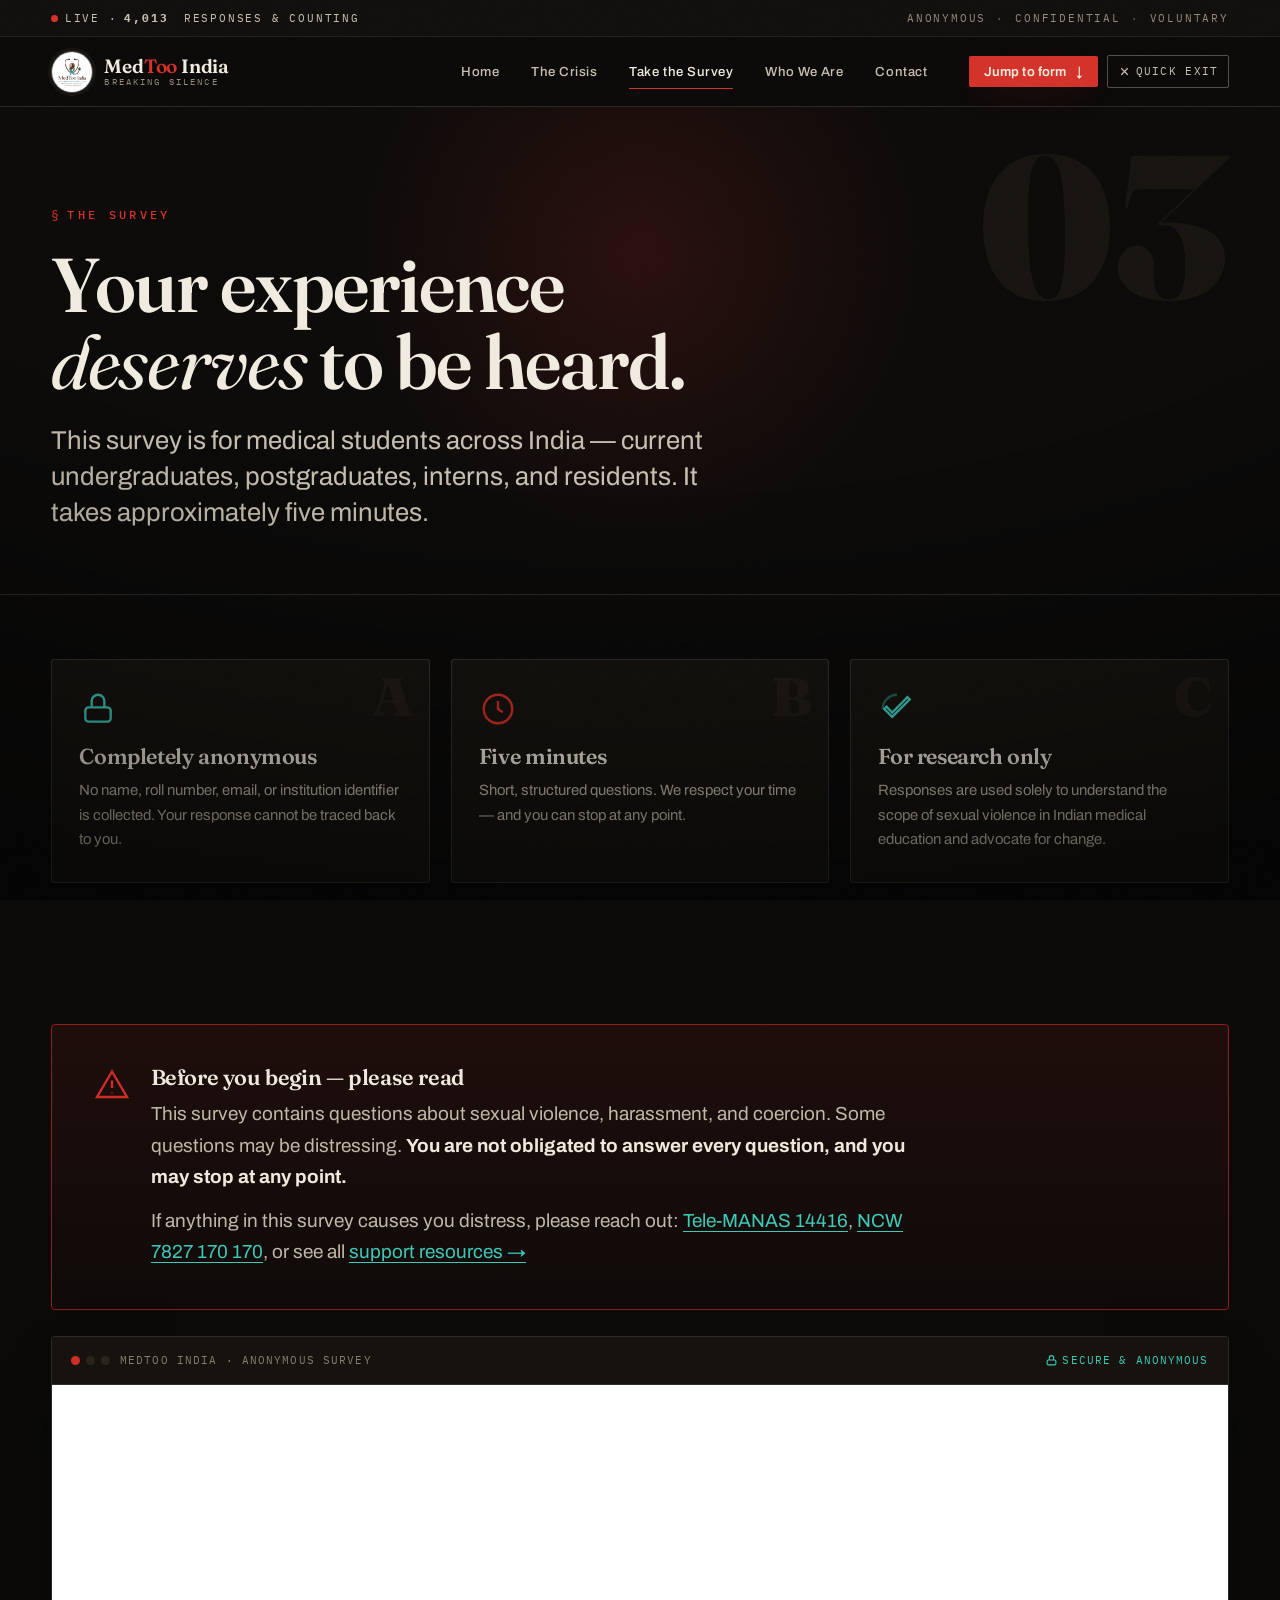
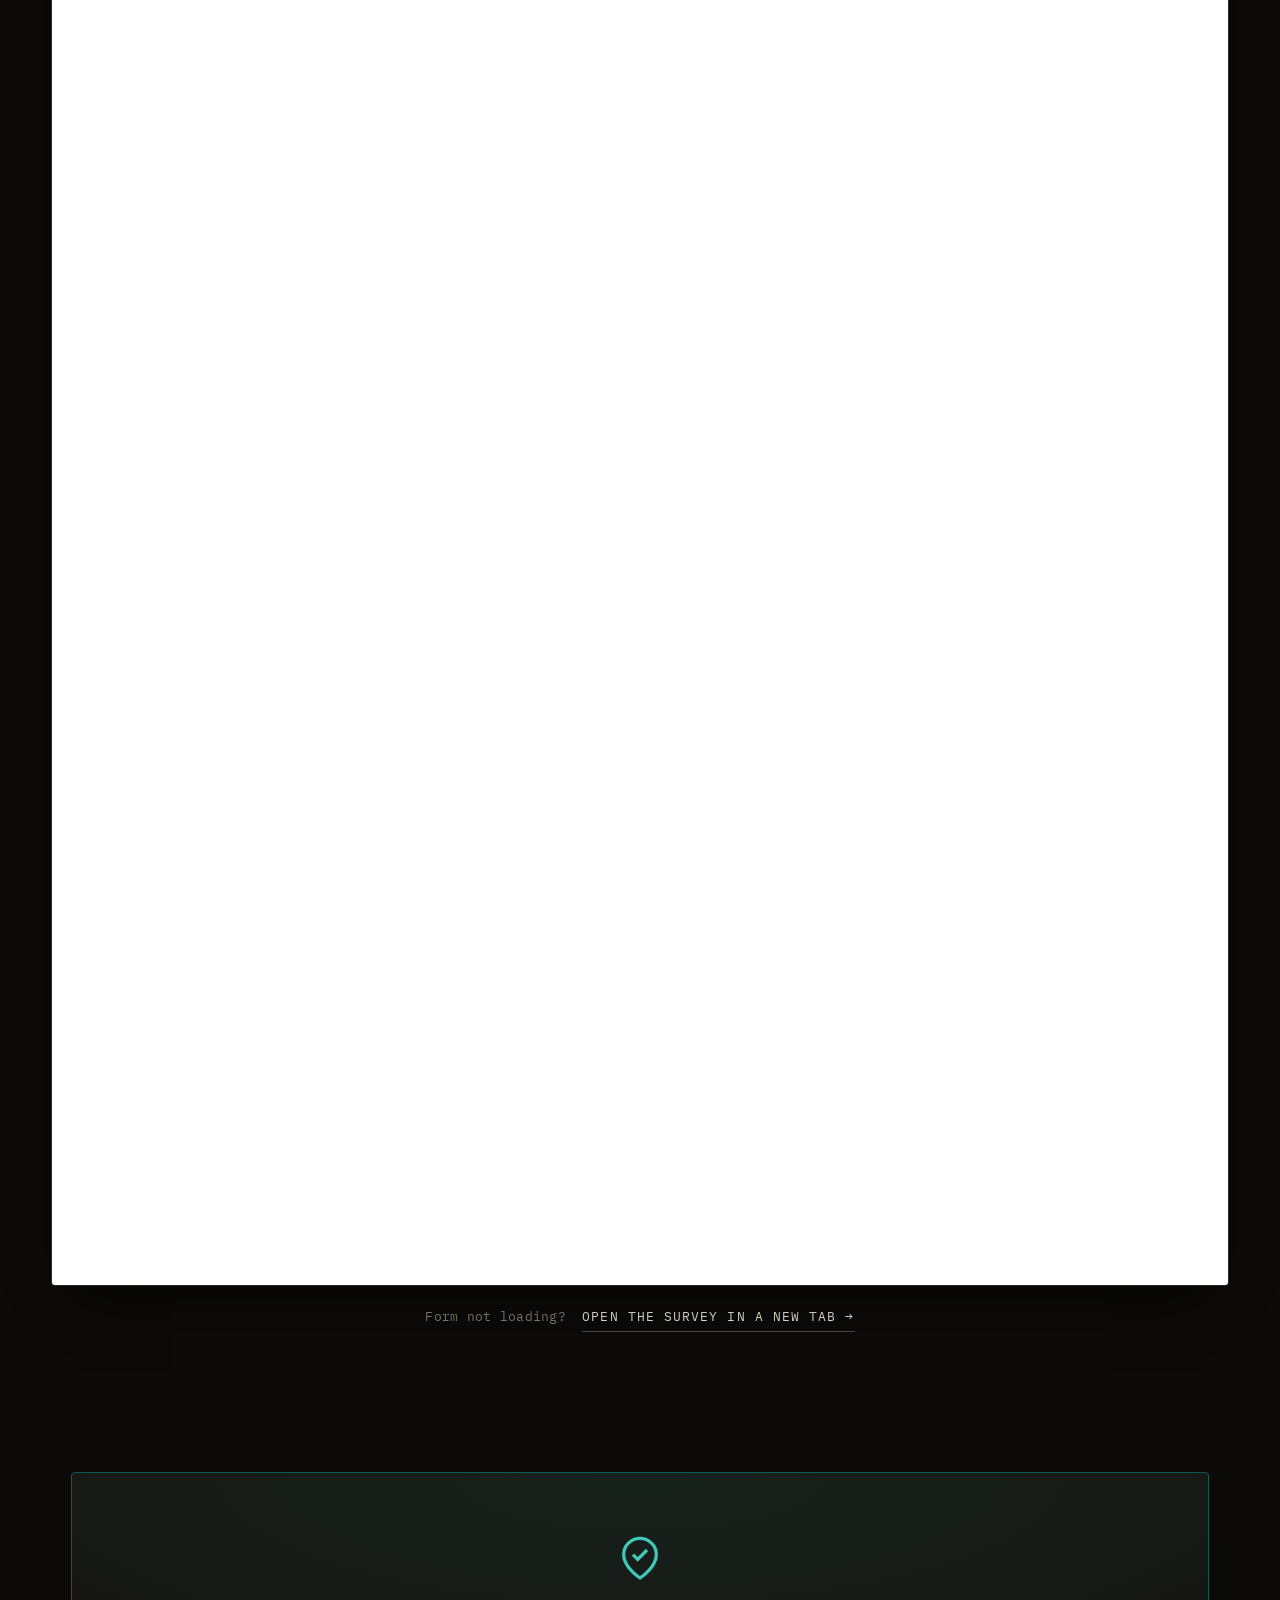
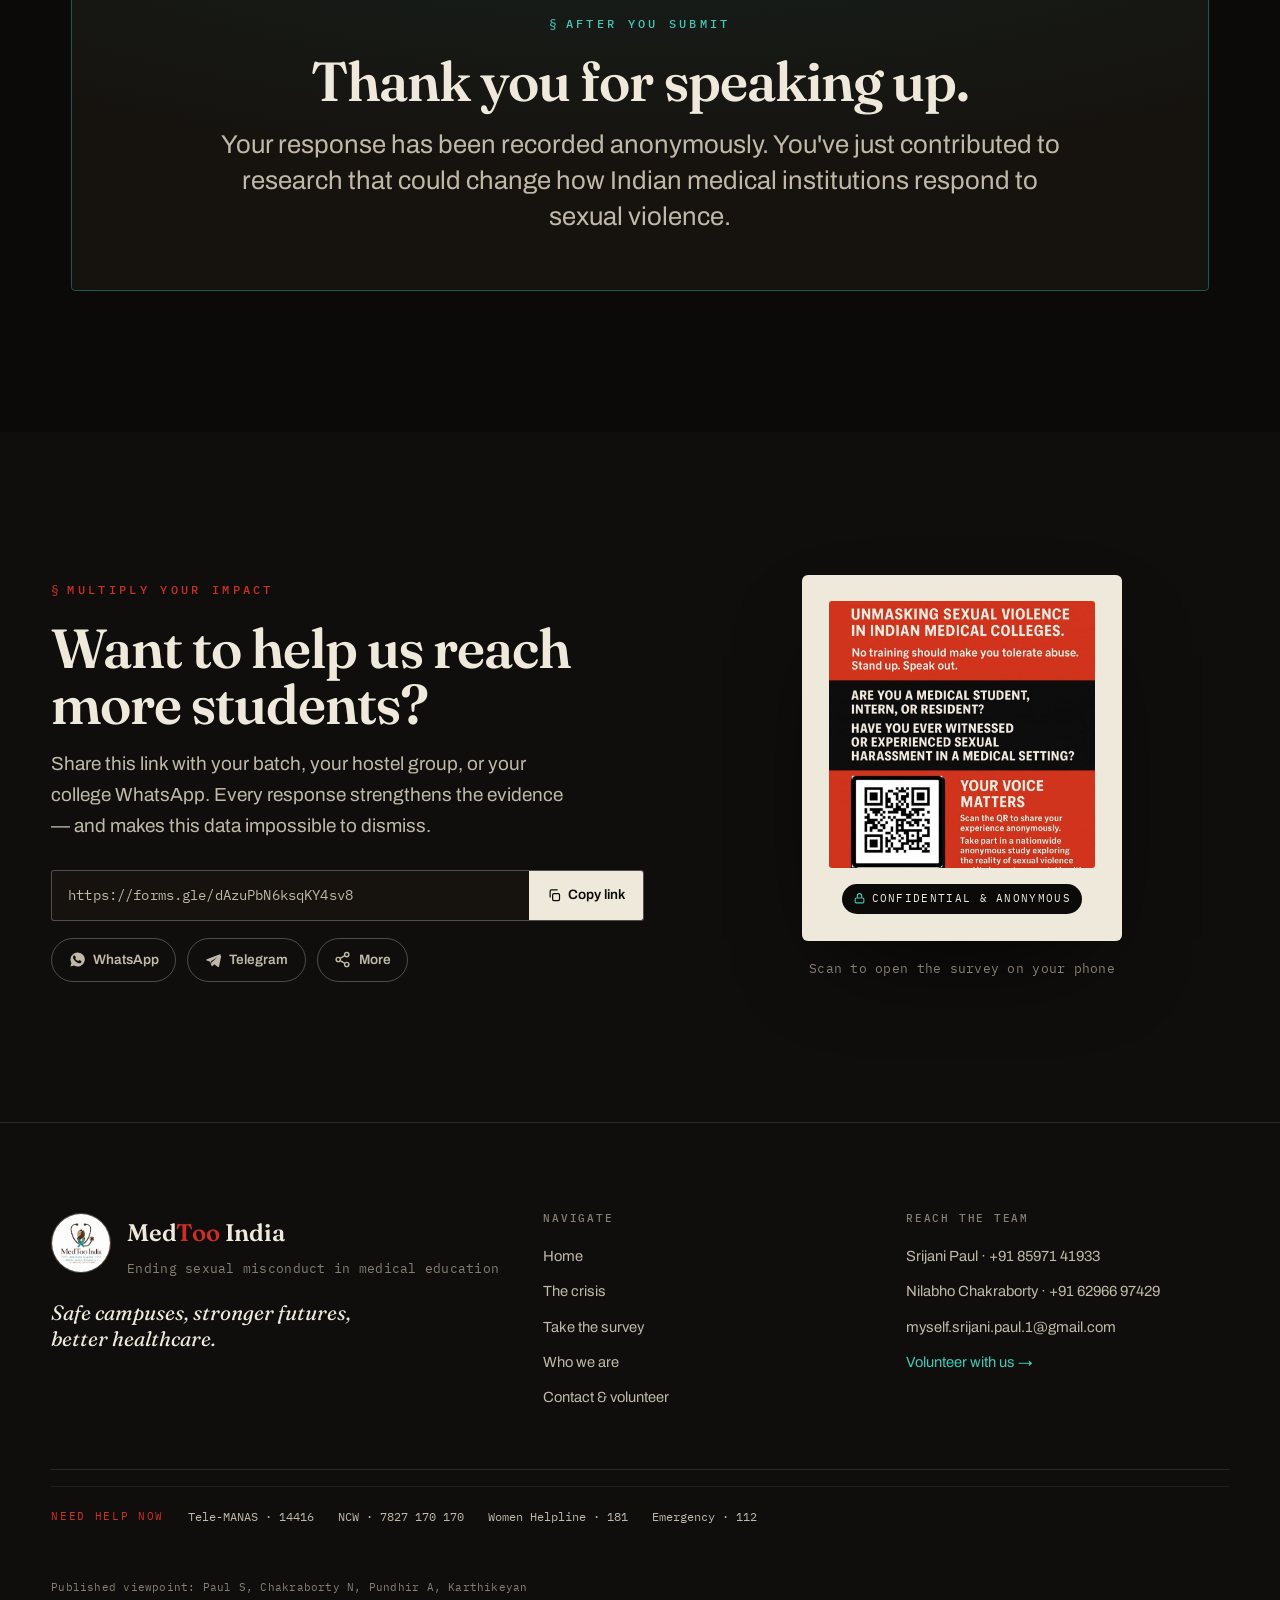
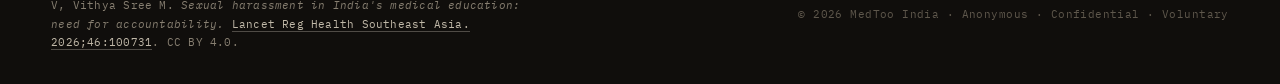
<file: survey.html>
<!DOCTYPE html>
<html lang="en">
<head>
<meta charset="UTF-8" />
<meta name="viewport" content="width=device-width, initial-scale=1.0" />
<title>Take the Survey — MedToo India</title>
<meta name="description" content="Share your experience anonymously. The MedToo India survey is for medical students across India — undergraduates, postgraduates, interns, and residents. ~5 minutes. No identifiers collected." />
<meta name="theme-color" content="#0b0a09" />
<link rel="icon" href="images/logo.jpeg" />
<link rel="preconnect" href="https://fonts.googleapis.com" />
<link rel="preconnect" href="https://fonts.gstatic.com" crossorigin />
<link href="https://fonts.googleapis.com/css2?family=Fraunces:ital,opsz,wght@0,9..144,300..900;1,9..144,400..600&family=Archivo:wght@400;500;600;700&family=IBM+Plex+Mono:wght@400;500;600&display=swap" rel="stylesheet" />
<script>document.documentElement.classList.add("js");</script>
<link rel="stylesheet" href="assets/css/styles.css" />
</head>
<body>
<a class="skip-link" href="#main">Skip to content</a>

<!-- TOP BAR -->
<div class="topbar">
  <div class="wrap wrap--wide">
    <div class="topbar__row">
      <span class="topbar__live"><i class="live-dot" aria-hidden="true"></i> Live · <strong data-live-count="4013">3,142</strong>&nbsp;responses &amp; counting</span>
      <span class="topbar__trust"><span>Anonymous</span><span>Confidential</span><span>Voluntary</span></span>
    </div>
  </div>
</div>

<!-- HEADER -->
<header class="site-header">
  <div class="wrap wrap--wide">
    <nav class="nav" aria-label="Primary">
      <a class="brand" href="/" aria-label="MedToo India — home">
        <img class="brand__logo" src="images/logo.jpeg" alt="MedToo India logo" />
        <span class="brand__txt"><span class="brand__name">Med<b>Too</b> India</span><span class="brand__sub">Breaking Silence</span></span>
      </a>
      <div class="nav__links">
        <a class="nav__link" href="/">Home</a>
        <a class="nav__link" href="/#why">The Crisis</a>
        <a class="nav__link" href="/survey" aria-current="page">Take the Survey</a>
        <a class="nav__link" href="/about">Who We Are</a>
        <a class="nav__link" href="/contact">Contact</a>
      </div>
      <div class="nav__actions">
        <a class="btn btn--sm nav__cta" href="#survey">Jump to form <span class="arrow">↓</span></a>
        <button class="exit-btn" data-quick-exit title="Leave this site instantly (or press ESC twice)">
          <svg viewBox="0 0 24 24" fill="none" stroke="currentColor" stroke-width="2" aria-hidden="true"><path d="M18 6 6 18M6 6l12 12"/></svg>Quick exit
        </button>
        <button class="burger" data-nav-toggle aria-label="Open menu" aria-expanded="false" aria-controls="mobile-menu"><span></span><span></span><span></span></button>
      </div>
    </nav>
  </div>
</header>

<!-- MOBILE MENU -->
<div class="mobile-menu" id="mobile-menu">
  <a class="mobile-menu__link" href="/"><span class="n">01</span> Home</a>
  <a class="mobile-menu__link" href="/#why"><span class="n">02</span> The Crisis</a>
  <a class="mobile-menu__link" href="/survey"><span class="n">03</span> Take the Survey</a>
  <a class="mobile-menu__link" href="/about"><span class="n">04</span> Who We Are</a>
  <a class="mobile-menu__link" href="/contact"><span class="n">05</span> Contact</a>
  <div class="mobile-menu__foot"><a class="btn btn--block" href="#survey">Jump to the form <span class="arrow">↓</span></a></div>
</div>

<main id="main">

  <!-- PAGE HEAD -->
  <section class="pagehead hero">
    <div class="spotlight" data-spotlight aria-hidden="true"></div>
    <span class="pagehead__num" aria-hidden="true">03</span>
    <div class="wrap wrap--wide">
      <div class="pagehead__inner reveal in">
        <span class="kicker">The Survey</span>
        <h1 class="pagehead__title">Your experience <span class="serif-it">deserves</span> to be heard.</h1>
        <p class="pagehead__lead">
          This survey is for medical students across India — current undergraduates, postgraduates, interns, and residents. It takes approximately five minutes.
        </p>
      </div>
    </div>
  </section>

  <!-- INTRO CARDS -->
  <section class="section" style="padding-top:clamp(2.5rem,5vw,4rem);">
    <div class="wrap wrap--wide">
      <div class="intro-cards">
        <div class="icard reveal" data-delay="1">
          <span class="icard__n">A</span>
          <svg class="icard__ic" viewBox="0 0 24 24" fill="none" stroke="currentColor" stroke-width="1.5" aria-hidden="true"><rect x="4" y="11" width="16" height="9" rx="2"/><path d="M8 11V7a4 4 0 0 1 8 0v4"/></svg>
          <h3 class="icard__t">Completely anonymous</h3>
          <p class="icard__d">No name, roll number, email, or institution identifier is collected. Your response cannot be traced back to you.</p>
        </div>
        <div class="icard reveal" data-delay="2">
          <span class="icard__n">B</span>
          <svg class="icard__ic" viewBox="0 0 24 24" fill="none" stroke="currentColor" stroke-width="1.5" aria-hidden="true"><circle cx="12" cy="12" r="9"/><path d="M12 7v5l3 2"/></svg>
          <h3 class="icard__t">Five minutes</h3>
          <p class="icard__d">Short, structured questions. We respect your time — and you can stop at any point.</p>
        </div>
        <div class="icard reveal" data-delay="3">
          <span class="icard__n">C</span>
          <svg class="icard__ic" viewBox="0 0 24 24" fill="none" stroke="currentColor" stroke-width="1.5" aria-hidden="true"><path d="M9 17l-5-5 1.4-1.4L9 14.2l9.6-9.6L20 6z"/><path d="M3 12a9 9 0 0 1 9-9" opacity=".4"/></svg>
          <h3 class="icard__t">For research only</h3>
          <p class="icard__d">Responses are used solely to understand the scope of sexual violence in Indian medical education and advocate for change.</p>
        </div>
      </div>
    </div>
  </section>

  <!-- WARNING + FORM -->
  <section class="section" id="survey" style="padding-top:0;">
    <div class="wrap wrap--wide">
      <div class="warning reveal">
        <svg class="warning__ic" viewBox="0 0 24 24" fill="none" stroke="currentColor" stroke-width="1.6" aria-hidden="true"><path d="M12 3 2 20h20z"/><path d="M12 9v5M12 17v.5"/></svg>
        <div>
          <h3>Before you begin — please read</h3>
          <p>This survey contains questions about sexual violence, harassment, and coercion. Some questions may be distressing. <strong style="color:var(--bone)">You are not obligated to answer every question, and you may stop at any point.</strong></p>
          <p style="margin-top:0.8rem;">If anything in this survey causes you distress, please reach out: <a href="tel:14416">Tele-MANAS 14416</a>, <a href="tel:7827170170">NCW 7827 170 170</a>, or see all <a href="/#resources">support resources →</a></p>
        </div>
      </div>

      <!-- embedded form -->
      <div class="form-shell reveal" data-delay="1" style="margin-top:1.6rem;">
        <div class="form-shell__bar">
          <span class="form-shell__dots" aria-hidden="true"><i></i><i></i><i></i></span>
          <span>MedToo India · Anonymous Survey</span>
          <span class="form-shell__secure">
            <svg viewBox="0 0 24 24" fill="none" stroke="currentColor" stroke-width="2" aria-hidden="true"><rect x="4" y="11" width="16" height="9" rx="2"/><path d="M8 11V7a4 4 0 0 1 8 0v4"/></svg>
            Secure &amp; anonymous
          </span>
        </div>
        <div class="form-frame-wrap">
          <div class="form-loading" id="form-loading">
            <div class="spinner" aria-hidden="true"></div>
            <p class="meta">Loading the secure form…</p>
          </div>
          <iframe
            id="form-frame"
            src="https://docs.google.com/forms/d/e/1FAIpQLSe2mPwTcZVkMf62_8BhGgRUbreCbW9qtJ9RuN3UbXwuWv3wGQ/viewform?embedded=true"
            title="MedToo India anonymous survey (Google Forms)"
            loading="lazy">Loading…</iframe>
        </div>
      </div>

      <div class="form-fallback meta">
        Form not loading? <a class="tlink" href="https://docs.google.com/forms/d/e/1FAIpQLSe2mPwTcZVkMf62_8BhGgRUbreCbW9qtJ9RuN3UbXwuWv3wGQ/viewform" target="_blank" rel="noopener" style="display:inline-flex; margin-left:0.5rem;">Open the survey in a new tab →</a>
      </div>
    </div>
  </section>

  <!-- THANK YOU -->
  <section class="section" style="padding-top:0;">
    <div class="wrap">
      <div class="thanks reveal">
        <svg class="thanks__ic" viewBox="0 0 24 24" fill="none" stroke="currentColor" stroke-width="1.4" aria-hidden="true"><path d="M12 21s-7-4.5-7-10a7 7 0 0 1 14 0c0 5.5-7 10-7 10z"/><path d="M9 11l2 2 4-4"/></svg>
        <span class="kicker kicker--teal" style="justify-content:center;">After you submit</span>
        <h3 style="margin-top:1rem;">Thank you for speaking up.</h3>
        <p>Your response has been recorded anonymously. You've just contributed to research that could change how Indian medical institutions respond to sexual violence.</p>
      </div>
    </div>
  </section>

  <!-- SHARE -->
  <section class="section share">
    <div class="wrap wrap--wide">
      <div class="share__grid">
        <div class="share__text reveal-x">
          <span class="kicker">Multiply your impact</span>
          <h2 class="sec-head__title" style="margin-top:1rem;">Want to help us reach more students?</h2>
          <p class="muted" style="margin-top:1rem; max-width:48ch;">Share this link with your batch, your hostel group, or your college WhatsApp. Every response strengthens the evidence — and makes this data impossible to dismiss.</p>

          <div class="share__box" style="margin-top:1.8rem;">
            <div class="copyfield">
              <input id="share-url" type="text" value="https://forms.gle/dAzuPbN6ksqKY4sv8" readonly aria-label="Survey link" />
              <button data-copy="https://forms.gle/dAzuPbN6ksqKY4sv8" data-label="Copy link">
                <svg viewBox="0 0 24 24" fill="none" stroke="currentColor" stroke-width="2" width="15" height="15" aria-hidden="true"><rect x="9" y="9" width="11" height="11" rx="2"/><path d="M5 15V5a2 2 0 0 1 2-2h10"/></svg>
                <span class="copy-label">Copy link</span>
              </button>
            </div>
            <div class="share__btns">
              <a class="sbtn sbtn--wa" href="https://wa.me/?text=Help%20document%20sexual%20violence%20in%20Indian%20medical%20colleges.%20Take%20the%205-min%20anonymous%20%23MedToo%20India%20survey%3A%20https%3A%2F%2Fforms.gle%2FdAzuPbN6ksqKY4sv8" target="_blank" rel="noopener">
                <svg viewBox="0 0 24 24" fill="currentColor" aria-hidden="true"><path d="M12 2a10 10 0 0 0-8.6 15l-1.4 5 5.2-1.4A10 10 0 1 0 12 2zm5.3 14.1c-.2.6-1.3 1.2-1.8 1.2s-1.3.3-4.2-1.2-4.4-4.3-4.6-4.5-1.1-1.5-1.1-2.8 .7-2 .9-2.2.5-.4.8-.4h.6c.2 0 .5 0 .7.6l.9 2.1c.1.2.1.4 0 .6l-.4.7c-.2.2-.3.4-.1.7s.7 1.2 1.5 1.9c1 .9 1.9 1.2 2.1 1.3s.5.1.7-.1l.8-1c.2-.3.4-.2.7-.1l2 1c.3.1.5.2.6.3s.1.7-.1 1.4z"/></svg>
                WhatsApp
              </a>
              <a class="sbtn" href="https://t.me/share/url?url=https%3A%2F%2Fforms.gle%2FdAzuPbN6ksqKY4sv8&text=Take%20the%205-min%20anonymous%20%23MedToo%20India%20survey" target="_blank" rel="noopener">
                <svg viewBox="0 0 24 24" fill="currentColor" aria-hidden="true"><path d="M21.9 4.3 2.6 11.8c-1 .4-1 1.4-.2 1.7l4.9 1.5 1.9 5.9c.2.7.7.8 1.3.3l2.7-2.5 5.1 3.8c.6.4 1.4.1 1.5-.7l3-14.3c.2-.9-.5-1.5-1.4-1.2zM8.5 14.3l9-5.6-7.4 6.7-.3 3z"/></svg>
                Telegram
              </a>
              <button class="sbtn" data-share-native data-title="MedToo India — Anonymous Survey" data-text="Take the 5-min anonymous #MedToo India survey on sexual violence in medical colleges." data-url="https://forms.gle/dAzuPbN6ksqKY4sv8">
                <svg viewBox="0 0 24 24" fill="none" stroke="currentColor" stroke-width="2" aria-hidden="true"><circle cx="18" cy="5" r="3"/><circle cx="6" cy="12" r="3"/><circle cx="18" cy="19" r="3"/><path d="M8.6 13.5l6.8 4M15.4 6.5l-6.8 4"/></svg>
                <span class="copy-label">More</span>
              </button>
            </div>
          </div>
        </div>

        <!-- QR -->
        <div class="reveal" data-delay="1">
          <div class="qr-card">
            <img class="qr-card__img"
              src="https://api.qrserver.com/v1/create-qr-code/?size=440x440&margin=8&color=0b0a09&bgcolor=ffffff&data=https%3A%2F%2Fforms.gle%2FdAzuPbN6ksqKY4sv8"
              alt="QR code linking to the MedToo India anonymous survey"
              onerror="this.onerror=null;this.src='images/img2.jpeg';this.style.objectFit='cover';" />
            <span class="qr-card__tag">
              <svg viewBox="0 0 24 24" fill="none" stroke="currentColor" stroke-width="2" aria-hidden="true"><rect x="4" y="11" width="16" height="9" rx="2"/><path d="M8 11V7a4 4 0 0 1 8 0v4"/></svg>
              Confidential &amp; anonymous
            </span>
          </div>
          <p class="meta center" style="margin-top:1rem;">Scan to open the survey on your phone</p>
        </div>
      </div>
    </div>
  </section>

</main>

<!-- FOOTER -->
<footer class="site-footer">
  <div class="wrap wrap--wide">
    <div class="footer__top">
      <div>
        <div class="footer__brand">
          <img src="images/logo.jpeg" alt="MedToo India logo" />
          <div><span class="brand__name" style="font-size:1.5rem;">Med<b style="color:var(--blood)">Too</b> India</span><p class="meta" style="margin-top:0.3rem;">Ending sexual misconduct in medical education</p></div>
        </div>
        <p class="footer__tagline">Safe campuses, stronger futures, better healthcare.</p>
      </div>
      <div class="footer__col">
        <h4>Navigate</h4>
        <a href="/">Home</a>
        <a href="/#why">The crisis</a>
        <a href="/survey">Take the survey</a>
        <a href="/about">Who we are</a>
        <a href="/contact">Contact &amp; volunteer</a>
      </div>
      <div class="footer__col">
        <h4>Reach the team</h4>
        <a href="tel:+918597141933">Srijani Paul · +91 85971 41933</a>
        <a href="tel:+916296697429">Nilabho Chakraborty · +91 62966 97429</a>
        <a href="mailto:myself.srijani.paul.1@gmail.com">myself.srijani.paul.1@gmail.com</a>
        <a href="/contact" style="color:var(--teal-bright)">Volunteer with us →</a>
      </div>
    </div>
    <div class="footer__helpbar">
      <span class="lbl">Need help now</span>
      <a href="tel:14416">Tele-MANAS · 14416</a>
      <a href="tel:7827170170">NCW · 7827 170 170</a>
      <a href="tel:181">Women Helpline · 181</a>
      <a href="tel:112">Emergency · 112</a>
    </div>
    <div class="footer__bottom">
      <p class="footer__cite">Published viewpoint: Paul S, Chakraborty N, Pundhir A, Karthikeyan V, Vithya Sree M. <em>Sexual harassment in India's medical education: need for accountability.</em> <a href="https://doi.org/10.1016/j.lansea.2026.100731" target="_blank" rel="noopener">Lancet Reg Health Southeast Asia. 2026;46:100731</a>. CC BY 4.0.</p>
      <p class="footer__legal">© <span data-year>2026</span> MedToo India · Anonymous · Confidential · Voluntary</p>
    </div>
  </div>
</footer>

<script src="assets/js/main.js" defer></script>
</body>
</html>
</file>
<file: assets/css/styles.css>
/* ============================================================
   MedToo India — "The Dossier"
   Editorial / investigative-activism design system
   Fonts: Fraunces (display) · Archivo (body) · IBM Plex Mono (data)
   ============================================================ */

/* ----------------------------------------------------------
   0. TOKENS
---------------------------------------------------------- */
:root {
  /* ink scale (warm near-black) */
  --ink:        #0b0a09;
  --ink-1:      #100e0c;
  --ink-2:      #16130f;
  --ink-3:      #1e1a15;
  --ink-4:      #2a241d;

  /* bone / text */
  --bone:       #efe9dc;
  --bone-dim:   #c0b8a8;
  --ash:        #877f71;
  --ash-deep:   #5e574c;

  /* alarm (crimson) */
  --blood:      #cf2e26;
  --blood-deep: #911c18;
  --ember:      #e6573f;

  /* healing (teal ribbon from logo) */
  --teal:       #1f8c82;
  --teal-bright:#3fc9b8;
  --teal-deep:  #0f5a54;

  /* lines / strokes */
  --line:       rgba(239, 233, 220, 0.13);
  --line-soft:  rgba(239, 233, 220, 0.07);
  --line-strong:rgba(239, 233, 220, 0.28);

  /* paper (light/inverted sections) */
  --paper:      #ece5d6;
  --paper-2:    #e1d8c5;
  --paper-ink:  #1a1611;

  /* layout */
  --maxw:       1240px;
  --maxw-wide:  1440px;
  --gutter:     clamp(1.15rem, 4vw, 4rem);
  --sec-y:      clamp(4.5rem, 11vw, 9.5rem);

  /* type scale (fluid) */
  --fs-mega:    clamp(3.4rem, 13vw, 12rem);
  --fs-h1:      clamp(2.1rem, 1.4rem + 4.2vw, 5.4rem);
  --fs-h2:      clamp(2rem, 4.3vw, 3.6rem);
  --fs-h3:      clamp(1.42rem, 2.5vw, 2.05rem);
  --fs-h4:      clamp(1.16rem, 1.7vw, 1.4rem);
  --fs-body:    clamp(1rem, 0.96rem + 0.28vw, 1.2rem);
  --fs-lead:    clamp(1.18rem, 1.05rem + 0.7vw, 1.65rem);
  --fs-sm:      0.84rem;
  --fs-label:   0.74rem;

  /* fonts */
  --serif: "Fraunces", "Times New Roman", Georgia, serif;
  --sans:  "Archivo", "Helvetica Neue", Arial, sans-serif;
  --mono:  "IBM Plex Mono", "SFMono-Regular", ui-monospace, monospace;

  /* motion */
  --ease:      cubic-bezier(0.22, 1, 0.36, 1);
  --ease-wipe: cubic-bezier(0.74, 0, 0.18, 1);

  --shadow:    0 24px 60px -28px rgba(0,0,0,0.85);
  --shadow-lg: 0 40px 100px -40px rgba(0,0,0,0.9);

  color-scheme: dark;
}

/* ----------------------------------------------------------
   1. RESET / BASE
---------------------------------------------------------- */
*, *::before, *::after { box-sizing: border-box; }
* { margin: 0; }

html {
  -webkit-text-size-adjust: 100%;
  scroll-behavior: smooth;
  scroll-padding-top: 110px;
}

body {
  font-family: var(--sans);
  font-size: var(--fs-body);
  line-height: 1.65;
  color: var(--bone);
  background: var(--ink);
  -webkit-font-smoothing: antialiased;
  text-rendering: optimizeLegibility;
  font-optical-sizing: auto;
  overflow-x: hidden;
  position: relative;
}

img, svg, video { display: block; max-width: 100%; }
img { height: auto; }

a { color: inherit; text-decoration: none; }

button { font: inherit; color: inherit; cursor: pointer; background: none; border: none; }

::selection { background: var(--blood); color: var(--bone); }

:focus-visible {
  outline: 2px solid var(--teal-bright);
  outline-offset: 3px;
  border-radius: 2px;
}

/* ----------------------------------------------------------
   2. ATMOSPHERE — grain, vignette, spotlight
---------------------------------------------------------- */
/* film grain */
body::before {
  content: "";
  position: fixed;
  inset: 0;
  z-index: 9998;
  pointer-events: none;
  opacity: 0.45;
  mix-blend-mode: overlay;
  background-image: url("data:image/svg+xml,%3Csvg xmlns='http://www.w3.org/2000/svg' width='220' height='220'%3E%3Cfilter id='n'%3E%3CfeTurbulence type='fractalNoise' baseFrequency='0.82' numOctaves='3' stitchTiles='stitch'/%3E%3C/filter%3E%3Crect width='100%25' height='100%25' filter='url(%23n)'/%3E%3C/svg%3E");
}
/* vignette */
body::after {
  content: "";
  position: fixed;
  inset: 0;
  z-index: 9997;
  pointer-events: none;
  background: radial-gradient(130% 100% at 50% 0%, transparent 55%, rgba(0,0,0,0.55) 100%);
}

/* cursor-follow spotlight (set via JS on hero) */
.spotlight {
  position: absolute;
  inset: 0;
  pointer-events: none;
  z-index: 0;
  background: radial-gradient(420px 420px at var(--mx, 50%) var(--my, 30%),
              rgba(207,46,38,0.14), transparent 70%);
  transition: opacity 0.5s var(--ease);
}

/* ----------------------------------------------------------
   3. LAYOUT PRIMITIVES
---------------------------------------------------------- */
.wrap   { width: 100%; max-width: var(--maxw); margin-inline: auto; padding-inline: var(--gutter); }
.wrap--wide { max-width: var(--maxw-wide); }
.section { padding-block: var(--sec-y); position: relative; }

.grid { display: grid; gap: clamp(1.5rem, 3vw, 3rem); }

main { display: block; }

.skip-link {
  position: absolute; left: 1rem; top: -100px;
  background: var(--blood); color: var(--bone);
  padding: 0.7rem 1.2rem; border-radius: 4px;
  z-index: 10001; font: 600 0.85rem/1 var(--mono);
  transition: top 0.25s var(--ease);
}
.skip-link:focus { top: 1rem; }

/* ----------------------------------------------------------
   4. TYPOGRAPHY HELPERS
---------------------------------------------------------- */
.display {
  font-family: var(--serif);
  font-weight: 600;
  line-height: 0.98;
  letter-spacing: -0.018em;
}

h1, h2, h3, h4 { font-family: var(--serif); font-weight: 600; line-height: 1.02; letter-spacing: -0.018em; }

.kicker {
  font-family: var(--mono);
  font-size: var(--fs-label);
  letter-spacing: 0.28em;
  text-transform: uppercase;
  color: var(--blood);
  display: inline-flex;
  align-items: center;
  gap: 0.7em;
  font-weight: 500;
}
.kicker::before {
  content: "§";
  font-size: 1.1em;
  letter-spacing: 0;
  opacity: 0.9;
}
.kicker--teal { color: var(--teal-bright); }
.kicker--plain::before { content: ""; display: none; }

.lead {
  font-size: var(--fs-lead);
  line-height: 1.4;
  color: var(--bone);
  font-weight: 400;
  max-width: 36ch;
}

.muted { color: var(--bone-dim); }
.meta  { font-family: var(--mono); font-size: var(--fs-sm); color: var(--ash); letter-spacing: 0.02em; }
.serif-it { font-family: var(--serif); font-style: italic; font-weight: 400; }

.alarm { color: var(--blood); }
.heal  { color: var(--teal-bright); }

.eyebrow-num {
  font-family: var(--mono);
  color: var(--ash);
  font-size: var(--fs-sm);
  letter-spacing: 0.1em;
}

/* redaction reveal */
.redact {
  position: relative;
  white-space: nowrap;
  color: var(--bone);
}
.redact::after {
  content: "";
  position: absolute;
  inset: 0.04em -0.18em 0.06em -0.18em;
  background: #000;
  border-right: 4px solid var(--blood);
  transform: scaleX(0); /* revealed by default — no-JS safe */
  transform-origin: right center;
  transition: transform 0.9s var(--ease-wipe);
}
.js .redact::after { transform: scaleX(1); }      /* covered while JS active */
.js .in .redact::after { transform: scaleX(0); }  /* wipe away when revealed */
.redact--teal::after { border-right-color: var(--teal-bright); }

/* underline-drawn accent */
.mark {
  background-image: linear-gradient(var(--blood), var(--blood));
  background-repeat: no-repeat;
  background-position: 0 92%;
  background-size: 100% 0.14em;
  padding-bottom: 0.02em;
}
.mark--teal { background-image: linear-gradient(var(--teal), var(--teal)); }

/* ----------------------------------------------------------
   5. BUTTONS
---------------------------------------------------------- */
.btn {
  --bg: var(--blood);
  --fg: var(--bone);
  position: relative;
  display: inline-flex;
  align-items: center;
  gap: 0.7em;
  padding: 1.05em 1.8em;
  font: 600 0.96rem/1 var(--sans);
  letter-spacing: 0.01em;
  color: var(--fg);
  background: var(--bg);
  border-radius: 2px;
  overflow: hidden;
  isolation: isolate;
  transition: transform 0.4s var(--ease), box-shadow 0.4s var(--ease);
  box-shadow: 0 12px 30px -14px rgba(207,46,38,0.7);
}
.btn::before {
  content: "";
  position: absolute; inset: 0; z-index: -1;
  background: var(--ink);
  transform: translateY(101%);
  transition: transform 0.45s var(--ease-wipe);
}
.btn:hover { transform: translateY(-3px); box-shadow: 0 20px 44px -16px rgba(207,46,38,0.85); }
.btn:hover::before { transform: translateY(0); }
.btn:hover { color: var(--bone); }
.btn .arrow { transition: transform 0.4s var(--ease); }
.btn:hover .arrow { transform: translateX(5px); }

.btn--teal { --bg: var(--teal); box-shadow: 0 12px 30px -14px rgba(31,140,130,0.7); }
.btn--teal:hover { box-shadow: 0 20px 44px -16px rgba(63,201,184,0.75); }

.btn--ghost {
  --bg: transparent;
  --fg: var(--bone);
  border: 1px solid var(--line-strong);
  box-shadow: none;
}
.btn--ghost::before { background: var(--bone); }
.btn--ghost:hover { color: var(--ink); border-color: var(--bone); }

.btn--lg { padding: 1.25em 2.3em; font-size: 1.05rem; }
.btn--sm { padding: 0.7em 1.15em; font-size: 0.82rem; }

.btn--block { display: flex; width: 100%; justify-content: center; }

/* text link with arrow */
.tlink {
  display: inline-flex; align-items: center; gap: 0.45em;
  font-family: var(--mono); font-size: var(--fs-sm);
  letter-spacing: 0.08em; text-transform: uppercase;
  color: var(--bone);
  border-bottom: 1px solid var(--line-strong);
  padding-bottom: 0.25em;
  transition: color 0.3s var(--ease), border-color 0.3s var(--ease), gap 0.3s var(--ease);
}
.tlink:hover { color: var(--teal-bright); border-color: var(--teal-bright); gap: 0.8em; }

/* ----------------------------------------------------------
   6. HEADER / NAV / TICKER
---------------------------------------------------------- */
.topbar {
  background: var(--ink-1);
  border-bottom: 1px solid var(--line-soft);
  font-family: var(--mono);
  font-size: 0.7rem;
  letter-spacing: 0.16em;
  text-transform: uppercase;
  color: var(--ash);
}
.topbar__row {
  display: flex; align-items: center; justify-content: space-between;
  gap: 1rem; padding-block: 0.55rem; min-height: 34px;
}
.topbar__live { display: inline-flex; align-items: center; gap: 0.6em; color: var(--bone-dim); }
.live-dot {
  width: 7px; height: 7px; border-radius: 50%;
  background: var(--blood);
  box-shadow: 0 0 0 0 rgba(207,46,38,0.6);
  animation: pulse 2.1s infinite;
}
@keyframes pulse {
  0%   { box-shadow: 0 0 0 0 rgba(207,46,38,0.55); }
  70%  { box-shadow: 0 0 0 9px rgba(207,46,38,0); }
  100% { box-shadow: 0 0 0 0 rgba(207,46,38,0); }
}
.topbar__trust { display: none; }
@media (min-width: 720px) { .topbar__trust { display: inline-flex; gap: 0.9em; } }
.topbar__trust span::before { content: "·"; margin-right: 0.9em; color: var(--ash-deep); }
.topbar__trust span:first-child::before { content: ""; margin: 0; }

.site-header {
  position: sticky; top: 0; z-index: 1000;
  background: color-mix(in srgb, var(--ink) 82%, transparent);
  backdrop-filter: blur(14px) saturate(120%);
  -webkit-backdrop-filter: blur(14px) saturate(120%);
  border-bottom: 1px solid var(--line);
  transition: background 0.3s var(--ease), border-color 0.3s var(--ease);
}
.site-header.scrolled { background: color-mix(in srgb, var(--ink) 94%, transparent); }

.nav {
  display: flex; align-items: center; justify-content: space-between;
  gap: 1.2rem; padding-block: 0.85rem;
}
.brand { display: inline-flex; align-items: center; gap: 0.7rem; }
.brand__logo {
  width: 42px; height: 42px; border-radius: 50%;
  object-fit: cover;
  border: 1px solid var(--line-strong);
  box-shadow: 0 0 0 3px var(--ink-2);
  flex-shrink: 0;
}
.brand__txt { line-height: 1; }
.brand__name {
  font-family: var(--serif); font-weight: 600; font-size: 1.2rem;
  letter-spacing: -0.01em; display: block;
}
.brand__name b { color: var(--blood); font-weight: 600; }
.brand__sub {
  font-family: var(--mono); font-size: 0.56rem; letter-spacing: 0.24em;
  text-transform: uppercase; color: var(--ash); display: block; margin-top: 2px;
}

.nav__links { display: none; }
@media (min-width: 980px) {
  .nav__links {
    display: flex; align-items: center; gap: 2rem;
    margin-left: auto; margin-right: 1.4rem;
  }
}
.nav__link {
  font-size: 0.82rem; letter-spacing: 0.04em; font-weight: 500;
  color: var(--bone-dim); position: relative; padding-block: 0.4rem;
  transition: color 0.3s var(--ease);
}
.nav__link::after {
  content: ""; position: absolute; left: 0; bottom: 0;
  width: 100%; height: 1px; background: var(--blood);
  transform: scaleX(0); transform-origin: left;
  transition: transform 0.35s var(--ease);
}
.nav__link:hover, .nav__link[aria-current="page"] { color: var(--bone); }
.nav__link:hover::after, .nav__link[aria-current="page"]::after { transform: scaleX(1); }

.nav__actions { display: flex; align-items: center; gap: 0.6rem; }
.nav__cta { display: none; }
@media (min-width: 560px) { .nav__cta { display: inline-flex; } }

/* quick exit */
.exit-btn {
  display: inline-flex; align-items: center; gap: 0.45em;
  font-family: var(--mono); font-size: 0.68rem; letter-spacing: 0.12em;
  text-transform: uppercase; color: var(--bone-dim);
  border: 1px solid var(--line-strong); border-radius: 2px;
  padding: 0.62em 0.85em;
  transition: all 0.3s var(--ease);
}
.exit-btn:hover { background: var(--bone); color: var(--ink); border-color: var(--bone); }
.exit-btn svg { width: 13px; height: 13px; }

/* burger */
.burger {
  display: inline-flex; flex-direction: column; gap: 5px;
  width: 44px; height: 44px; align-items: center; justify-content: center;
  border: 1px solid var(--line); border-radius: 2px;
}
@media (min-width: 980px) { .burger { display: none; } }
.burger span { width: 20px; height: 1.6px; background: var(--bone); transition: transform 0.35s var(--ease), opacity 0.2s; }
.burger[aria-expanded="true"] span:nth-child(1) { transform: translateY(6.6px) rotate(45deg); }
.burger[aria-expanded="true"] span:nth-child(2) { opacity: 0; }
.burger[aria-expanded="true"] span:nth-child(3) { transform: translateY(-6.6px) rotate(-45deg); }

/* mobile menu */
.mobile-menu {
  position: fixed; inset: 0; z-index: 999;
  background: var(--ink-1);
  padding: clamp(7.5rem, 22vw, 9rem) var(--gutter) 3rem;
  display: flex; flex-direction: column;
  transform: translateY(-100%);
  transition: transform 0.5s var(--ease-wipe);
  overflow-y: auto;
}
.mobile-menu.is-open { transform: translateY(0); }
.mobile-menu__link {
  font-family: var(--serif); font-size: clamp(2rem, 9vw, 3rem);
  font-weight: 500; padding-block: 0.5rem; color: var(--bone);
  border-bottom: 1px solid var(--line-soft);
  display: flex; align-items: baseline; gap: 1rem;
}
.mobile-menu__link .n { font-family: var(--mono); font-size: 0.8rem; color: var(--blood); }
.mobile-menu__link:hover { color: var(--blood); }
.mobile-menu__foot { margin-top: auto; padding-top: 2rem; }

/* ----------------------------------------------------------
   7. HERO
---------------------------------------------------------- */
.hero { position: relative; overflow: hidden; padding-top: clamp(3rem, 7vw, 6rem); padding-bottom: clamp(3rem, 7vw, 6rem); }
.hero__bg-word {
  position: absolute; right: -2%; top: 8%; z-index: 0;
  font-family: var(--serif); font-weight: 900;
  font-size: clamp(10rem, 40vw, 34rem); line-height: 0.8;
  color: var(--ink-2);
  letter-spacing: -0.04em; pointer-events: none; user-select: none;
  opacity: 0.6;
}
.hero__grid {
  position: relative; z-index: 1;
  display: grid; gap: clamp(2.5rem, 5vw, 4rem);
  align-items: center;
}
@media (min-width: 940px) {
  .hero__grid { grid-template-columns: 1.15fr 0.85fr; }
}
.hero__headline {
  font-family: var(--serif); font-weight: 500;
  font-size: var(--fs-h1); line-height: 1.02; letter-spacing: -0.02em;
  margin-block: 1.3rem 1.6rem;
  overflow-wrap: break-word;
}
.hero__headline .b { font-weight: 600; }
.hero__lead { color: var(--bone-dim); max-width: 46ch; font-size: var(--fs-lead); line-height: 1.42; }
.hero__cta-row { display: flex; flex-wrap: wrap; align-items: center; gap: 1.2rem; margin-top: 2.2rem; }
.hero__trust { font-family: var(--mono); font-size: 0.72rem; letter-spacing: 0.12em; text-transform: uppercase; color: var(--ash); display: flex; align-items: center; gap: 0.6em; }
.hero__trust .lock { color: var(--teal-bright); }

/* exhibit frame */
.exhibit {
  position: relative;
  border: 1px solid var(--line);
  background: var(--ink-2);
  padding: 0.7rem;
  box-shadow: var(--shadow-lg);
}
.exhibit::before {
  content: attr(data-tag);
  position: absolute; top: -0.85rem; left: 1rem; z-index: 2;
  font-family: var(--mono); font-size: 0.62rem; letter-spacing: 0.2em;
  text-transform: uppercase; color: var(--ink);
  background: var(--blood); padding: 0.35em 0.7em;
}
.exhibit img { width: 100%; }
.exhibit--tilt { transform: rotate(-1.6deg); }
.exhibit--tilt:hover { transform: rotate(0deg) scale(1.01); }
.exhibit { transition: transform 0.6s var(--ease); }
.exhibit__cap {
  font-family: var(--mono); font-size: 0.68rem; color: var(--ash);
  letter-spacing: 0.04em; padding: 0.7rem 0.3rem 0.2rem; display: flex; justify-content: space-between; gap: 1rem;
}
.exhibit--corner::after {
  content: ""; position: absolute; right: -1px; bottom: -1px;
  border-width: 0 0 22px 22px; border-style: solid;
  border-color: transparent transparent var(--blood) transparent;
}

/* ----------------------------------------------------------
   8. MARQUEE / TICKER
---------------------------------------------------------- */
.marquee {
  border-block: 1px solid var(--line);
  background: var(--ink-1);
  overflow: hidden; padding-block: 1.15rem;
  position: relative;
}
.marquee__track {
  display: flex; gap: 2.5rem; width: max-content;
  animation: scroll-x 38s linear infinite;
}
.marquee:hover .marquee__track { animation-play-state: paused; }
.marquee__item {
  font-family: var(--serif); font-weight: 500; font-style: italic;
  font-size: clamp(1.3rem, 3vw, 2.1rem); color: var(--bone-dim);
  display: inline-flex; align-items: center; gap: 2.5rem; white-space: nowrap;
}
.marquee__item::after {
  content: "✕"; font-family: var(--sans); font-style: normal;
  font-size: 0.7em; color: var(--blood);
}
@keyframes scroll-x { to { transform: translateX(-50%); } }

/* ----------------------------------------------------------
   9. SECTION HEADERS
---------------------------------------------------------- */
.sec-head { max-width: 62ch; margin-bottom: clamp(2.5rem, 5vw, 4rem); }
.sec-head__title { font-size: var(--fs-h2); margin-top: 1rem; }
.sec-head--center { margin-inline: auto; text-align: center; }
.sec-head--center .kicker { justify-content: center; }
.sec-head--split { display: grid; gap: 1.5rem; max-width: none; align-items: end; }
@media (min-width: 860px) { .sec-head--split { grid-template-columns: 1fr auto; } }

/* ----------------------------------------------------------
   10. WHY / STATS
---------------------------------------------------------- */
.why { background: linear-gradient(180deg, var(--ink) 0%, var(--ink-1) 100%); }
.why__grid { display: grid; gap: clamp(2.5rem, 5vw, 4.5rem); align-items: center; }
@media (min-width: 940px) { .why__grid { grid-template-columns: 0.82fr 1.18fr; } }

.bigstat { line-height: 0.86; }
.bigstat__num {
  font-family: var(--serif); font-weight: 900;
  font-size: var(--fs-mega); color: var(--blood);
  letter-spacing: -0.03em; display: block;
  text-shadow: 0 0 60px rgba(207,46,38,0.25);
}
.bigstat__num .pct { font-size: 0.45em; vertical-align: super; }
.bigstat__cap { font-size: var(--fs-h4); color: var(--bone); margin-top: 1rem; max-width: 30ch; font-family: var(--serif); font-weight: 400; line-height: 1.25; }
.bigstat__src { margin-top: 1.1rem; }

.pillars { display: grid; gap: 1px; background: var(--line); border: 1px solid var(--line); margin-top: 2.5rem; }
@media (min-width: 640px) { .pillars { grid-template-columns: repeat(3, 1fr); } }
.pillar { background: var(--ink-2); padding: 1.7rem 1.5rem; transition: background 0.4s var(--ease); min-width: 0; overflow-wrap: break-word; }
.pillar:hover { background: var(--ink-3); }
.pillar__ic { width: 34px; height: 34px; color: var(--blood); margin-bottom: 1rem; }
.pillar:nth-child(3) .pillar__ic { color: var(--teal-bright); }
.pillar__t { font-family: var(--serif); font-size: 1.25rem; font-weight: 600; line-height: 1.15; }
.pillar__d { color: var(--bone-dim); font-size: 0.95rem; margin-top: 0.5rem; }

/* stat strip (the 'evidence' row) */
.evidence { background: var(--ink-1); border-block: 1px solid var(--line); }
.evidence__grid { display: grid; gap: 1px; background: var(--line); border: 1px solid var(--line); }
@media (min-width: 600px) { .evidence__grid { grid-template-columns: repeat(2, 1fr); } }
@media (min-width: 980px) { .evidence__grid { grid-template-columns: repeat(4, 1fr); } }
.estat { background: var(--ink); padding: 2rem 1.6rem 1.7rem; position: relative; }
.estat__num { font-family: var(--serif); font-weight: 700; font-size: clamp(2.6rem, 5vw, 3.6rem); color: var(--bone); line-height: 1; letter-spacing: -0.02em; }
.estat__num .u { color: var(--blood); }
.estat__lbl { color: var(--bone-dim); font-size: 0.92rem; margin-top: 0.7rem; line-height: 1.35; }
.estat__src { font-family: var(--mono); font-size: 0.62rem; color: var(--ash); letter-spacing: 0.06em; margin-top: 0.9rem; display: block; }

/* ----------------------------------------------------------
   11. COUNTER
---------------------------------------------------------- */
.counter { text-align: center; background:
    radial-gradient(80% 120% at 50% 0%, rgba(31,140,130,0.10), transparent 60%),
    var(--ink); }
.counter__label { justify-content: center; }
.counter__num {
  font-family: var(--serif); font-weight: 900;
  font-size: clamp(4.5rem, 18vw, 15rem);
  line-height: 0.9; letter-spacing: -0.03em;
  color: var(--bone);
  display: inline-flex; align-items: flex-start;
  margin-block: 1rem 0.6rem;
}
.counter__num .hash { color: var(--blood); font-size: 0.42em; margin-top: 0.18em; margin-right: 0.05em; }
.counter__sub { color: var(--bone-dim); max-width: 48ch; margin-inline: auto; font-size: var(--fs-lead); line-height: 1.4; }
.counter__bar { height: 4px; max-width: 520px; margin: 2.3rem auto 0; background: var(--ink-3); border-radius: 4px; overflow: hidden; }
.counter__bar i { display: block; height: 100%; width: 0; background: linear-gradient(90deg, var(--teal), var(--teal-bright)); border-radius: 4px; transition: width 2.4s var(--ease); }
.counter__note { font-family: var(--mono); font-size: 0.7rem; color: var(--ash); letter-spacing: 0.08em; margin-top: 1.3rem; text-transform: uppercase; }

/* ----------------------------------------------------------
   12. STEPS / HOW IT WORKS
---------------------------------------------------------- */
.steps { display: grid; gap: 1px; background: var(--line); border: 1px solid var(--line); }
@media (min-width: 760px) { .steps { grid-template-columns: repeat(2, 1fr); } }
.step {
  background: var(--ink-1); padding: clamp(1.8rem, 3vw, 2.6rem);
  display: flex; gap: 1.5rem; transition: background 0.4s var(--ease), transform 0.4s var(--ease);
}
.step:hover { background: var(--ink-2); }
.step__n { font-family: var(--mono); font-size: 0.8rem; color: var(--blood); letter-spacing: 0.1em; padding-top: 0.4rem; flex-shrink: 0; }
.step__t { font-family: var(--serif); font-size: var(--fs-h4); font-weight: 600; }
.step__d { color: var(--bone-dim); margin-top: 0.5rem; font-size: 0.97rem; }
.step__chips { display: flex; flex-wrap: wrap; gap: 0.5rem; margin-top: 1rem; }
.chip {
  font-family: var(--mono); font-size: 0.66rem; letter-spacing: 0.1em; text-transform: uppercase;
  color: var(--teal-bright); border: 1px solid var(--teal-deep); border-radius: 100px;
  padding: 0.4em 0.85em; background: rgba(31,140,130,0.08);
}

.eligible {
  margin-top: 2rem; padding: 1.6rem 1.8rem; border: 1px dashed var(--line-strong);
  background: var(--ink-1); display: flex; gap: 1.2rem; align-items: flex-start; border-radius: 3px;
}
.eligible__ic { color: var(--teal-bright); flex-shrink: 0; width: 30px; height: 30px; }
.eligible b { font-family: var(--serif); font-weight: 600; }

/* ----------------------------------------------------------
   13. RESOURCES
---------------------------------------------------------- */
.resources { background: var(--ink-1); }
.res-grid { display: grid; gap: 1.3rem; }
@media (min-width: 680px) { .res-grid { grid-template-columns: repeat(2, 1fr); } }
@media (min-width: 1040px) { .res-grid { grid-template-columns: repeat(3, 1fr); } }
.rcard {
  position: relative; background: var(--ink-2);
  border: 1px solid var(--line); border-radius: 3px;
  padding: 1.8rem 1.7rem; display: flex; flex-direction: column;
  transition: transform 0.4s var(--ease), border-color 0.4s var(--ease), background 0.4s var(--ease);
  overflow: hidden;
}
.rcard::before {
  content: ""; position: absolute; left: 0; top: 0; bottom: 0; width: 3px;
  background: var(--teal); transform: scaleY(0); transform-origin: top;
  transition: transform 0.45s var(--ease);
}
.rcard:hover { transform: translateY(-5px); border-color: var(--line-strong); background: var(--ink-3); }
.rcard:hover::before { transform: scaleY(1); }
.rcard__top { display: flex; align-items: center; justify-content: space-between; gap: 1rem; }
.rcard__ic { width: 30px; height: 30px; color: var(--teal-bright); }
.rcard__tag { font-family: var(--mono); font-size: 0.6rem; letter-spacing: 0.16em; text-transform: uppercase; color: var(--ash); border: 1px solid var(--line); padding: 0.3em 0.6em; border-radius: 2px; }
.rcard__name { font-family: var(--serif); font-size: 1.3rem; font-weight: 600; margin-top: 1.2rem; line-height: 1.1; }
.rcard__desc { color: var(--bone-dim); font-size: 0.92rem; margin-top: 0.55rem; flex-grow: 1; }
.rcard__num {
  display: inline-flex; align-items: center; gap: 0.5em; margin-top: 1.3rem;
  font-family: var(--mono); font-size: 1.18rem; font-weight: 600; color: var(--bone);
  letter-spacing: 0.01em; transition: color 0.3s var(--ease);
}
.rcard__num:hover { color: var(--teal-bright); }
.rcard__num svg { width: 16px; height: 16px; color: var(--teal-bright); }

.posh-note {
  margin-top: 1.4rem; padding: 1.5rem 1.7rem; border-radius: 3px;
  background: linear-gradient(120deg, rgba(207,46,38,0.10), rgba(31,140,130,0.06));
  border: 1px solid var(--line); display: flex; gap: 1.1rem; align-items: flex-start;
}
.posh-note svg { color: var(--blood); width: 28px; height: 28px; flex-shrink: 0; }
.posh-note b { font-family: var(--serif); font-weight: 600; }

/* ----------------------------------------------------------
   14. POLL (would you report?)
---------------------------------------------------------- */
.poll { border: 1px solid var(--line); background: var(--ink-2); border-radius: 4px; padding: clamp(1.8rem, 4vw, 3rem); }
.poll__q { font-family: var(--serif); font-size: var(--fs-h3); font-weight: 600; line-height: 1.05; }
.poll__opts { display: grid; gap: 0.8rem; margin-top: 1.7rem; }
.poll__opt {
  position: relative; display: flex; align-items: center; gap: 1rem;
  border: 1px solid var(--line-strong); border-radius: 3px;
  padding: 1.05em 1.3em; text-align: left; overflow: hidden;
  font-family: var(--sans); font-weight: 600; font-size: 1.05rem;
  transition: border-color 0.3s var(--ease), background 0.3s var(--ease), transform 0.3s var(--ease);
}
.poll__opt:hover:not(:disabled) { border-color: var(--bone); transform: translateX(4px); }
.poll__opt .ic { width: 22px; height: 22px; flex-shrink: 0; }
.poll__opt[data-vote="yes"] .ic { color: var(--teal-bright); }
.poll__opt[data-vote="no"] .ic { color: var(--blood); }
.poll__opt[data-vote="unsure"] .ic { color: var(--bone-dim); }
.poll__opt .fill {
  position: absolute; left: 0; top: 0; bottom: 0; width: 0;
  background: rgba(255,255,255,0.06); z-index: -1;
  transition: width 1s var(--ease);
}
.poll__opt .pct { margin-left: auto; font-family: var(--mono); font-size: 0.9rem; color: var(--bone-dim); opacity: 0; transition: opacity 0.5s var(--ease); }
.poll.voted .poll__opt { cursor: default; }
.poll.voted .poll__opt .pct { opacity: 1; }
.poll__after { margin-top: 1.7rem; padding-top: 1.5rem; border-top: 1px solid var(--line); display: none; }
.poll.voted .poll__after { display: block; animation: rise 0.6s var(--ease) both; }
.poll__after .big { font-family: var(--serif); font-size: var(--fs-h3); font-weight: 600; color: var(--bone); line-height: 1.1; }
.poll__after .big .alarm { color: var(--blood); }
@keyframes rise { from { opacity: 0; transform: translateY(14px); } to { opacity: 1; transform: translateY(0); } }

/* ----------------------------------------------------------
   15. PAPER (light / journal) SECTION
---------------------------------------------------------- */
.paper {
  background: var(--paper);
  color: var(--paper-ink);
  position: relative;
}
.paper::after {
  content: ""; position: absolute; inset: 0; pointer-events: none;
  background-image: url("data:image/svg+xml,%3Csvg xmlns='http://www.w3.org/2000/svg' width='180' height='180'%3E%3Cfilter id='p'%3E%3CfeTurbulence type='fractalNoise' baseFrequency='0.9' numOctaves='2'/%3E%3C/filter%3E%3Crect width='100%25' height='100%25' filter='url(%23p)' opacity='0.5'/%3E%3C/svg%3E");
  mix-blend-mode: multiply; opacity: 0.06;
}
.paper .kicker { color: var(--blood-deep); }
.paper .muted { color: #574e40; }
.paper a.tlink { color: var(--paper-ink); border-color: rgba(0,0,0,0.25); }
.paper a.tlink:hover { color: var(--teal-deep); border-color: var(--teal-deep); }
.journal {
  border: 1px solid rgba(0,0,0,0.16);
  background: rgba(255,255,255,0.35);
  padding: clamp(1.8rem, 4vw, 3.5rem);
  position: relative; z-index: 1;
  box-shadow: 0 30px 70px -40px rgba(0,0,0,0.4);
}
.journal__head { border-bottom: 2px solid var(--paper-ink); padding-bottom: 1.2rem; margin-bottom: 1.6rem; display: flex; flex-wrap: wrap; justify-content: space-between; gap: 1rem; align-items: baseline; }
.journal__brand { font-family: var(--serif); font-style: italic; font-size: 1.15rem; }
.journal__meta { font-family: var(--mono); font-size: 0.7rem; letter-spacing: 0.04em; color: #574e40; }
.journal__title { font-family: var(--serif); font-size: clamp(1.7rem, 3.6vw, 2.7rem); font-weight: 700; line-height: 1.05; letter-spacing: -0.02em; max-width: 22ch; }
.journal__authors { font-family: var(--mono); font-size: 0.82rem; color: #4a4234; margin-top: 1rem; line-height: 1.6; }
.journal__authors b { color: var(--blood-deep); }
.journal__abstract { columns: 2; column-gap: 2.5rem; margin-top: 1.6rem; font-size: 0.98rem; line-height: 1.6; color: #2e2a22; }
@media (max-width: 680px) { .journal__abstract { columns: 1; } }
.journal__abstract p { margin-bottom: 0.9rem; break-inside: avoid; }
.journal__abstract .firstcap::first-letter { font-family: var(--serif); font-weight: 700; font-size: 3.1em; float: left; line-height: 0.74; padding: 0.06em 0.12em 0 0; color: var(--blood-deep); }
.journal__foot { margin-top: 1.8rem; padding-top: 1.3rem; border-top: 1px solid rgba(0,0,0,0.16); display: flex; flex-wrap: wrap; gap: 1.2rem; justify-content: space-between; align-items: center; }
.kw { display: flex; flex-wrap: wrap; gap: 0.5rem; }
.kw span { font-family: var(--mono); font-size: 0.66rem; letter-spacing: 0.04em; border: 1px solid rgba(0,0,0,0.25); padding: 0.3em 0.7em; border-radius: 2px; }

.stamp {
  font-family: var(--mono); font-size: 0.7rem; letter-spacing: 0.1em; text-transform: uppercase;
  color: var(--teal-deep); border: 2px solid var(--teal-deep); border-radius: 3px;
  padding: 0.55em 0.9em; transform: rotate(-4deg); display: inline-flex; align-items: center; gap: 0.5em;
  font-weight: 600;
}

/* ----------------------------------------------------------
   16. ABOUT / TEAM / STORY
---------------------------------------------------------- */
.story__grid { display: grid; gap: clamp(2rem, 4vw, 3.5rem); }
@media (min-width: 900px) { .story__grid { grid-template-columns: 1fr 1fr; align-items: start; } }
.prose p { color: var(--bone-dim); margin-bottom: 1.15rem; max-width: 60ch; }
.prose p .serif-it { color: var(--bone); }
.pullquote {
  font-family: var(--serif); font-style: italic; font-weight: 400;
  font-size: clamp(1.5rem, 3.2vw, 2.3rem); line-height: 1.18; color: var(--bone);
  border-left: 3px solid var(--blood); padding-left: 1.5rem; margin-block: 2rem;
}
.pullquote cite { display: block; font-style: normal; font-family: var(--mono); font-size: 0.74rem; letter-spacing: 0.1em; color: var(--ash); margin-top: 1rem; text-transform: uppercase; }

.team { display: grid; gap: 1px; background: var(--line); border: 1px solid var(--line); }
@media (min-width: 640px) { .team { grid-template-columns: repeat(2, 1fr); } }
@media (min-width: 1000px) { .team { grid-template-columns: repeat(3, 1fr); } }
.member { background: var(--ink-2); padding: 1.8rem 1.6rem; transition: background 0.4s var(--ease); }
.member:hover { background: var(--ink-3); }
.member__role { font-family: var(--mono); font-size: 0.64rem; letter-spacing: 0.16em; text-transform: uppercase; color: var(--blood); }
.member:nth-child(n+3) .member__role { color: var(--teal-bright); }
.member__name { font-family: var(--serif); font-size: 1.4rem; font-weight: 600; margin-top: 0.8rem; line-height: 1.1; }
.member__aff { color: var(--bone-dim); font-size: 0.88rem; margin-top: 0.5rem; }

.collab { margin-top: 1.5rem; color: var(--bone-dim); font-size: 0.95rem; display: flex; gap: 0.9rem; align-items: center; flex-wrap: wrap; }
.collab .dot { width: 5px; height: 5px; border-radius: 50%; background: var(--teal-bright); }

/* ----------------------------------------------------------
   17. SURVEY PAGE
---------------------------------------------------------- */
.intro-cards { display: grid; gap: 1.3rem; }
@media (min-width: 760px) { .intro-cards { grid-template-columns: repeat(3, 1fr); } }
.icard {
  border: 1px solid var(--line); background: var(--ink-2); border-radius: 3px;
  padding: 1.9rem 1.7rem; position: relative; overflow: hidden;
  transition: transform 0.4s var(--ease), border-color 0.4s;
}
.icard:hover { transform: translateY(-4px); border-color: var(--line-strong); }
.icard__ic { width: 38px; height: 38px; color: var(--teal-bright); margin-bottom: 1.1rem; }
.icard:nth-child(2) .icard__ic { color: var(--blood); }
.icard__t { font-family: var(--serif); font-size: 1.35rem; font-weight: 600; line-height: 1.05; }
.icard__d { color: var(--bone-dim); font-size: 0.93rem; margin-top: 0.6rem; }
.icard__n { position: absolute; right: 1rem; top: 0.6rem; font-family: var(--serif); font-weight: 900; font-size: 3.4rem; color: var(--ink-4); opacity: 0.5; line-height: 1; }

.warning {
  border: 1px solid var(--blood-deep);
  background: linear-gradient(180deg, rgba(207,46,38,0.10), rgba(207,46,38,0.02));
  border-radius: 4px; padding: clamp(1.6rem, 4vw, 2.6rem);
  display: flex; gap: 1.3rem; align-items: flex-start;
}
.warning__ic { color: var(--blood); width: 36px; height: 36px; flex-shrink: 0; }
.warning h3 { font-size: var(--fs-h4); margin-bottom: 0.6rem; }
.warning p { color: var(--bone-dim); max-width: 70ch; }
.warning a { color: var(--teal-bright); border-bottom: 1px solid currentColor; }

/* form embed */
.form-shell {
  border: 1px solid var(--line); border-radius: 4px; overflow: hidden;
  background: var(--ink-1); position: relative; box-shadow: var(--shadow);
}
.form-shell__bar {
  display: flex; align-items: center; gap: 0.6rem; padding: 0.9rem 1.2rem;
  border-bottom: 1px solid var(--line); background: var(--ink-2);
  font-family: var(--mono); font-size: 0.7rem; letter-spacing: 0.1em; text-transform: uppercase; color: var(--ash);
}
.form-shell__dots { display: flex; gap: 6px; }
.form-shell__dots i { width: 9px; height: 9px; border-radius: 50%; background: var(--ink-4); }
.form-shell__dots i:first-child { background: var(--blood); }
.form-shell__secure { margin-left: auto; display: inline-flex; align-items: center; gap: 0.4em; color: var(--teal-bright); }
.form-shell__secure svg { width: 13px; height: 13px; }
.form-frame-wrap { position: relative; min-height: 600px; background: var(--ink-1); }
.form-frame-wrap iframe { width: 100%; height: 1500px; border: 0; display: block; background: #fff; }
.form-loading {
  position: absolute; inset: 0; display: grid; place-items: center; gap: 1rem;
  background: var(--ink-1); transition: opacity 0.5s var(--ease); text-align: center;
}
.form-loading.hide { opacity: 0; pointer-events: none; }
.spinner { width: 38px; height: 38px; border: 2px solid var(--line-strong); border-top-color: var(--blood); border-radius: 50%; animation: spin 0.9s linear infinite; }
@keyframes spin { to { transform: rotate(360deg); } }
.form-fallback { margin-top: 1.2rem; text-align: center; }

/* thank you */
.thanks {
  border: 1px solid var(--teal-deep); border-radius: 4px;
  background: radial-gradient(120% 100% at 50% 0%, rgba(31,140,130,0.12), transparent 70%), var(--ink-2);
  padding: clamp(2rem, 5vw, 3.5rem); text-align: center;
}
.thanks__ic { width: 56px; height: 56px; color: var(--teal-bright); margin: 0 auto 1.3rem; }
.thanks h3 { font-size: var(--fs-h2); }
.thanks p { color: var(--bone-dim); max-width: 56ch; margin: 1rem auto 0; font-size: var(--fs-lead); line-height: 1.4; }

/* share */
.share { background: var(--ink-1); }
.share__grid { display: grid; gap: clamp(2rem, 4vw, 3.5rem); align-items: center; }
@media (min-width: 880px) { .share__grid { grid-template-columns: 1fr 0.9fr; } }
.share__box { display: flex; flex-direction: column; gap: 1.1rem; }
.copyfield {
  display: flex; align-items: stretch; gap: 0; border: 1px solid var(--line-strong);
  border-radius: 3px; overflow: hidden; background: var(--ink-2);
}
.copyfield input {
  flex: 1; min-width: 0; background: none; border: none; color: var(--bone-dim);
  font-family: var(--mono); font-size: 0.85rem; padding: 0 1rem; letter-spacing: 0.01em;
}
.copyfield button { background: var(--bone); color: var(--ink); padding: 0.95em 1.3em; font-weight: 600; font-size: 0.85rem; white-space: nowrap; transition: background 0.3s; display: inline-flex; align-items: center; gap: 0.5em; }
.copyfield button:hover { background: var(--teal-bright); }
.copyfield button.copied { background: var(--teal); color: var(--bone); }
.share__btns { display: flex; flex-wrap: wrap; gap: 0.7rem; }
.sbtn {
  display: inline-flex; align-items: center; gap: 0.55em;
  border: 1px solid var(--line-strong); border-radius: 100px;
  padding: 0.7em 1.2em; font-size: 0.85rem; font-weight: 600; color: var(--bone-dim);
  transition: all 0.3s var(--ease);
}
.sbtn svg { width: 17px; height: 17px; }
.sbtn:hover { color: var(--bone); border-color: var(--bone); transform: translateY(-2px); }
.sbtn--wa:hover { background: #25D366; color: #053; border-color: #25D366; }

/* QR card */
.qr-card {
  border: 1px solid var(--line); background: var(--bone); color: var(--ink);
  border-radius: 6px; padding: 1.6rem; text-align: center; box-shadow: var(--shadow-lg);
  max-width: 320px; margin-inline: auto;
}
.qr-card__img { width: 100%; aspect-ratio: 1; object-fit: contain; background: #fff; border-radius: 3px; }
.qr-card__tag {
  display: inline-flex; align-items: center; gap: 0.5em; margin-top: 1rem;
  font-family: var(--mono); font-size: 0.68rem; letter-spacing: 0.12em; text-transform: uppercase;
  background: var(--ink); color: var(--bone); padding: 0.55em 1em; border-radius: 100px;
}
.qr-card__tag svg { width: 13px; height: 13px; color: var(--teal-bright); }

/* ----------------------------------------------------------
   18. CONTACT PAGE
---------------------------------------------------------- */
.contact__grid { display: grid; gap: clamp(2rem, 4vw, 3.5rem); }
@media (min-width: 880px) { .contact__grid { grid-template-columns: 1fr 1fr; } }
.contact-card {
  border: 1px solid var(--line); background: var(--ink-2); border-radius: 4px;
  padding: clamp(1.7rem, 3.5vw, 2.6rem); display: flex; flex-direction: column; gap: 1rem;
  transition: border-color 0.4s var(--ease), transform 0.4s var(--ease);
}
.contact-card:hover { border-color: var(--line-strong); transform: translateY(-4px); }
.contact-card__role { font-family: var(--mono); font-size: 0.66rem; letter-spacing: 0.16em; text-transform: uppercase; color: var(--blood); }
.contact-card__name { font-family: var(--serif); font-size: 1.7rem; font-weight: 600; line-height: 1; }
.contact-card__line { display: flex; align-items: center; gap: 0.7em; color: var(--bone-dim); font-size: 0.95rem; }
.contact-card__line svg { width: 17px; height: 17px; color: var(--teal-bright); flex-shrink: 0; }
.contact-card__num { font-family: var(--mono); font-size: 1.15rem; color: var(--bone); font-weight: 600; }
.contact-card__num:hover { color: var(--teal-bright); }
.contact-actions { display: flex; flex-wrap: wrap; gap: 0.7rem; margin-top: auto; padding-top: 0.5rem; }

.volunteer {
  background: linear-gradient(135deg, var(--ink-2), var(--ink-1));
  border: 1px solid var(--line); border-radius: 4px;
  padding: clamp(2rem, 5vw, 4rem); position: relative; overflow: hidden;
}
.volunteer__big { font-family: var(--serif); font-size: var(--fs-h2); font-weight: 600; line-height: 1.0; max-width: 20ch; }
.volunteer__icon { position: absolute; right: -3rem; top: 50%; transform: translateY(-50%); width: 280px; height: 280px; color: var(--ink-3); opacity: 0.7; }

/* ----------------------------------------------------------
   19. GALLERY (campaign exhibits)
---------------------------------------------------------- */
.gallery { display: grid; gap: 1.4rem; }
@media (min-width: 760px) { .gallery { grid-template-columns: repeat(2, 1fr); } }
.gframe {
  position: relative; border: 1px solid var(--line); background: var(--ink-2);
  border-radius: 3px; overflow: hidden; transition: transform 0.5s var(--ease), border-color 0.4s;
}
.gframe:hover { transform: translateY(-5px); border-color: var(--line-strong); }
.gframe img { width: 100%; transition: transform 0.7s var(--ease); }
.gframe:hover img { transform: scale(1.03); }
.gframe__cap {
  position: absolute; left: 0; right: 0; bottom: 0; padding: 1.4rem 1.3rem 1.1rem;
  background: linear-gradient(transparent, rgba(11,10,9,0.92));
  font-family: var(--mono); font-size: 0.7rem; letter-spacing: 0.1em; text-transform: uppercase; color: var(--bone-dim);
  display: flex; justify-content: space-between; gap: 1rem; align-items: flex-end;
}
.gframe__cap b { color: var(--bone); font-family: var(--serif); font-size: 1rem; letter-spacing: -0.01em; text-transform: none; font-weight: 600; }

/* ----------------------------------------------------------
   20. CTA BAND
---------------------------------------------------------- */
.cta-band {
  position: relative; overflow: hidden;
  background:
    radial-gradient(60% 120% at 80% 20%, rgba(207,46,38,0.18), transparent 60%),
    radial-gradient(50% 100% at 10% 90%, rgba(31,140,130,0.12), transparent 60%),
    var(--ink-1);
  text-align: center;
}
.cta-band__t { font-size: clamp(2.4rem, 6vw, 4.6rem); line-height: 1.0; max-width: 16ch; margin-inline: auto; }
.cta-band__sub { color: var(--bone-dim); max-width: 50ch; margin: 1.3rem auto 2.2rem; font-size: var(--fs-lead); }

/* ----------------------------------------------------------
   21. FOOTER
---------------------------------------------------------- */
.site-footer { background: var(--ink-1); border-top: 1px solid var(--line); padding-top: clamp(3.5rem, 7vw, 6rem); }
.footer__top { display: grid; gap: 2.5rem; padding-bottom: 3rem; border-bottom: 1px solid var(--line); }
@media (min-width: 880px) { .footer__top { grid-template-columns: 1.4fr 1fr 1fr; } }
.footer__brand { display: flex; gap: 1rem; align-items: flex-start; }
.footer__brand img { width: 60px; height: 60px; border-radius: 50%; border: 1px solid var(--line-strong); flex-shrink: 0; }
.footer__tagline { font-family: var(--serif); font-style: italic; font-size: 1.3rem; color: var(--bone); margin-top: 1.3rem; line-height: 1.25; max-width: 26ch; }
.footer__col h4 { font-family: var(--mono); font-size: 0.7rem; letter-spacing: 0.16em; text-transform: uppercase; color: var(--ash); font-weight: 500; margin-bottom: 1.2rem; }
.footer__col a, .footer__col p { display: block; color: var(--bone-dim); font-size: 0.92rem; margin-bottom: 0.7rem; transition: color 0.3s var(--ease); }
.footer__col a:hover { color: var(--teal-bright); }
.footer__bottom { display: flex; flex-wrap: wrap; gap: 1rem; justify-content: space-between; align-items: center; padding-block: 2rem; }
.footer__cite { font-family: var(--mono); font-size: 0.68rem; color: var(--ash); letter-spacing: 0.02em; max-width: 70ch; line-height: 1.7; }
.footer__cite a { color: var(--bone-dim); border-bottom: 1px solid var(--line-strong); }
.footer__legal { font-family: var(--mono); font-size: 0.66rem; color: var(--ash-deep); letter-spacing: 0.04em; }
.footer__helpbar {
  display: flex; flex-wrap: wrap; gap: 0.6rem 1.5rem; align-items: center;
  padding: 1.2rem 0; border-top: 1px solid var(--line-soft); margin-top: 1rem;
}
.footer__helpbar .lbl { font-family: var(--mono); font-size: 0.66rem; letter-spacing: 0.16em; text-transform: uppercase; color: var(--blood); }
.footer__helpbar a { font-family: var(--mono); font-size: 0.78rem; color: var(--bone-dim); }
.footer__helpbar a:hover { color: var(--teal-bright); }

/* ----------------------------------------------------------
   22. PAGE HEADER (inner pages)
---------------------------------------------------------- */
.pagehead { position: relative; overflow: hidden; padding-top: clamp(3.5rem, 7vw, 6rem); padding-bottom: clamp(2.5rem, 5vw, 4rem); border-bottom: 1px solid var(--line); }
.pagehead__num { position: absolute; right: var(--gutter); top: 1rem; font-family: var(--serif); font-weight: 900; font-size: clamp(5rem, 16vw, 13rem); color: var(--ink-2); line-height: 1; z-index: 0; pointer-events: none; }
.pagehead__inner { position: relative; z-index: 1; max-width: 60ch; }
.pagehead__title { font-size: var(--fs-h1); margin-top: 1.1rem; }
.pagehead__lead { color: var(--bone-dim); font-size: var(--fs-lead); line-height: 1.4; margin-top: 1.3rem; max-width: 52ch; }

/* ----------------------------------------------------------
   23. REVEAL ANIMATIONS
---------------------------------------------------------- */
.reveal { transition: opacity 0.9s var(--ease), transform 0.9s var(--ease); }
.js .reveal { opacity: 0; transform: translateY(28px); }
.reveal.in { opacity: 1; transform: none; }
.reveal[data-delay="1"] { transition-delay: 0.08s; }
.reveal[data-delay="2"] { transition-delay: 0.16s; }
.reveal[data-delay="3"] { transition-delay: 0.24s; }
.reveal[data-delay="4"] { transition-delay: 0.32s; }
.reveal[data-delay="5"] { transition-delay: 0.40s; }
.reveal[data-delay="6"] { transition-delay: 0.48s; }

.reveal-x { transition: opacity 0.9s var(--ease), transform 0.9s var(--ease); }
.js .reveal-x { opacity: 0; transform: translateX(-30px); }
.reveal-x.in { opacity: 1; transform: none; }

/* rise-in reveal for framed images (opacity/transform — reliable cross-browser) */
.clip-rise { transition: opacity 1s var(--ease), transform 1.1s var(--ease-wipe); }
.js .clip-rise { opacity: 0; transform: translateY(38px) scale(0.985); }
.clip-rise.in { opacity: 1; transform: none; }

/* ----------------------------------------------------------
   24. UTILITIES
---------------------------------------------------------- */
.center { text-align: center; }
.mt-1 { margin-top: 1rem; } .mt-2 { margin-top: 2rem; } .mt-3 { margin-top: 3rem; }
.divider { height: 1px; background: var(--line); border: none; margin-block: var(--sec-y); }
.hr-rule { display: flex; align-items: center; gap: 1rem; color: var(--ash); font-family: var(--mono); font-size: 0.7rem; letter-spacing: 0.2em; text-transform: uppercase; }
.hr-rule::before, .hr-rule::after { content: ""; height: 1px; background: var(--line); flex: 1; }
.sr-only { position: absolute; width: 1px; height: 1px; padding: 0; margin: -1px; overflow: hidden; clip: rect(0,0,0,0); border: 0; }

/* ----------------------------------------------------------
   25. RESPONSIVE TWEAKS
---------------------------------------------------------- */
@media (max-width: 940px) {
  .hero__bg-word { font-size: clamp(8rem, 50vw, 18rem); opacity: 0.4; top: auto; bottom: 0; }
  .volunteer__icon { opacity: 0.4; right: -5rem; }
}
@media (max-width: 560px) {
  :root { --sec-y: clamp(3.5rem, 14vw, 5rem); }
  .journal__abstract { columns: 1; }
  .footer__bottom { flex-direction: column; align-items: flex-start; }
}

/* ----------------------------------------------------------
   26. REDUCED MOTION
---------------------------------------------------------- */
@media (prefers-reduced-motion: reduce) {
  html { scroll-behavior: auto; }
  *, *::before, *::after {
    animation-duration: 0.001ms !important;
    animation-iteration-count: 1 !important;
    transition-duration: 0.001ms !important;
  }
  .reveal, .reveal-x, .clip-rise { opacity: 1 !important; transform: none !important; }
  .clip-rise { clip-path: none !important; }
  .redact::after { transform: scaleX(0) !important; }
  .marquee__track { animation: none !important; }
  .spotlight { display: none !important; }
  body::before { opacity: 0.3; }
}

/* ----------------------------------------------------------
   27. PRINT
---------------------------------------------------------- */
@media print {
  body::before, body::after, .site-header, .topbar, .mobile-menu, .marquee, .cta-band, .exit-btn { display: none !important; }
  body { background: #fff; color: #000; }
}
</file>
